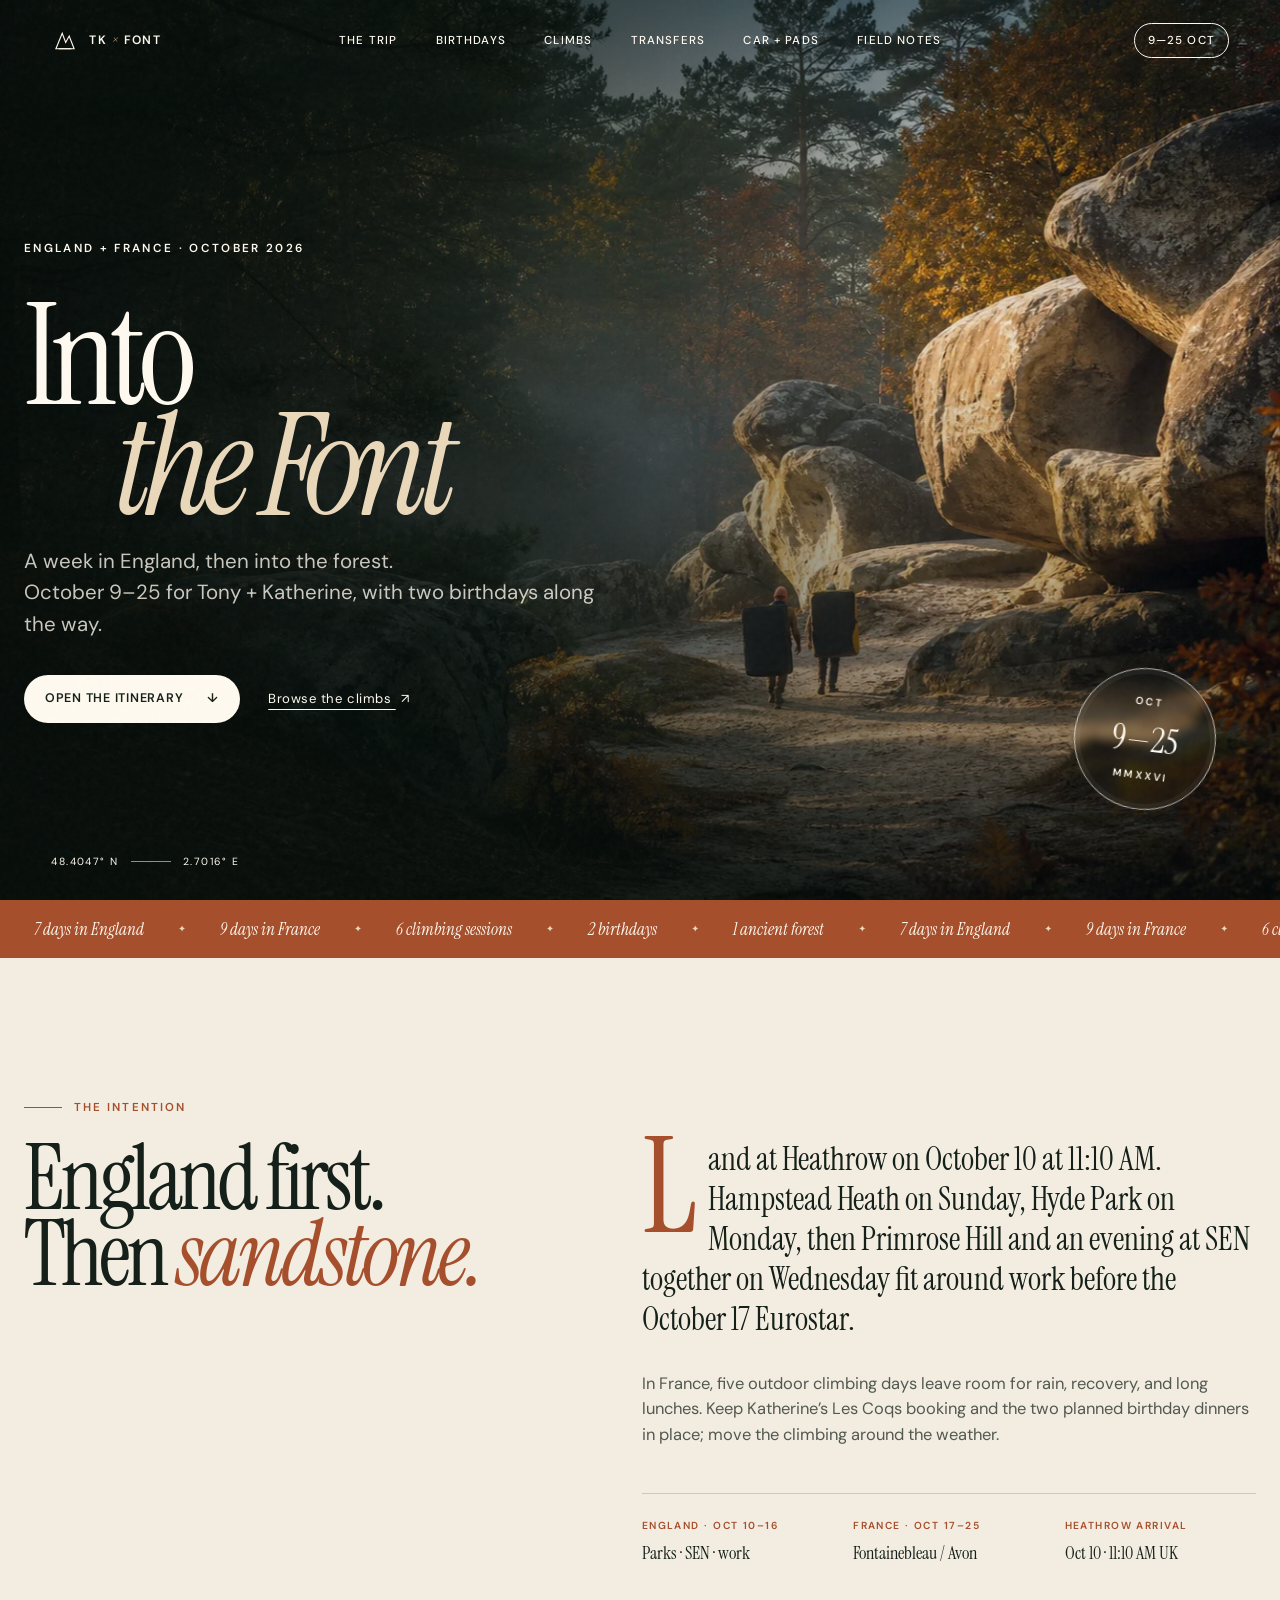
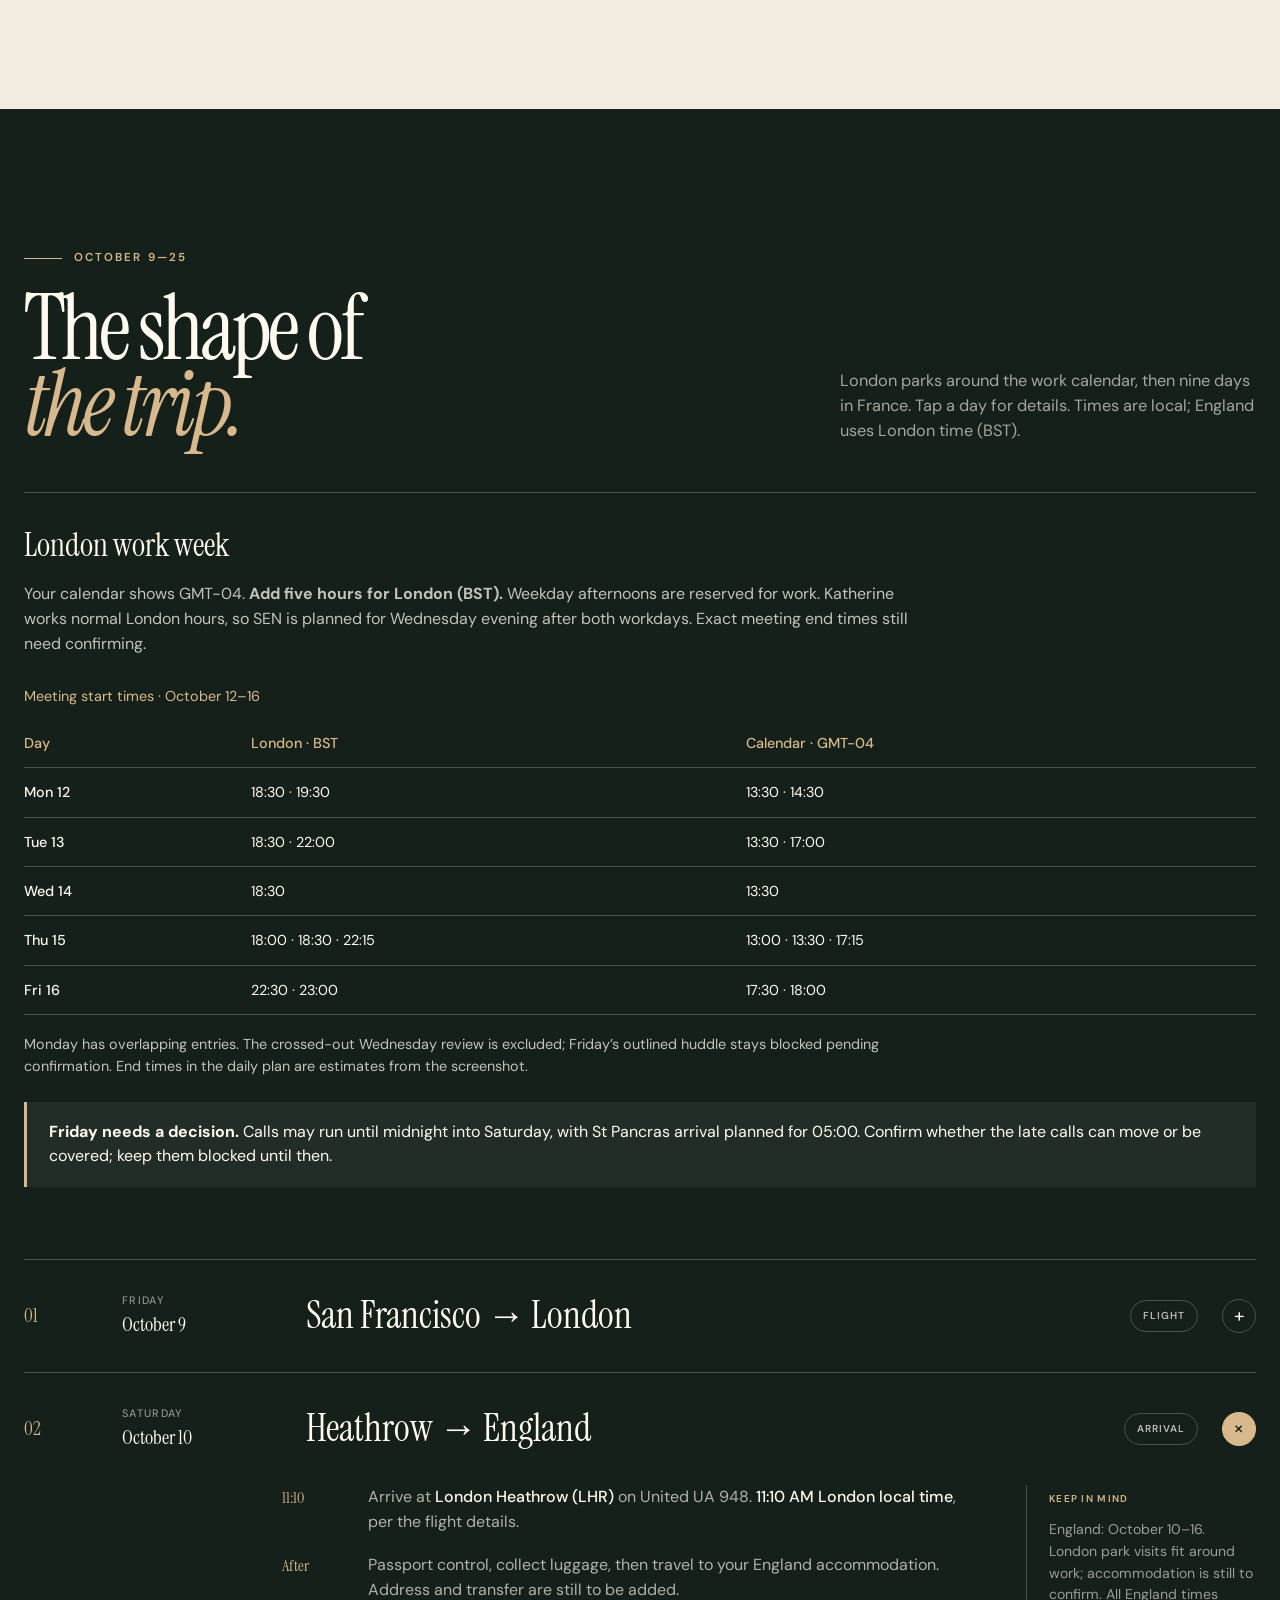
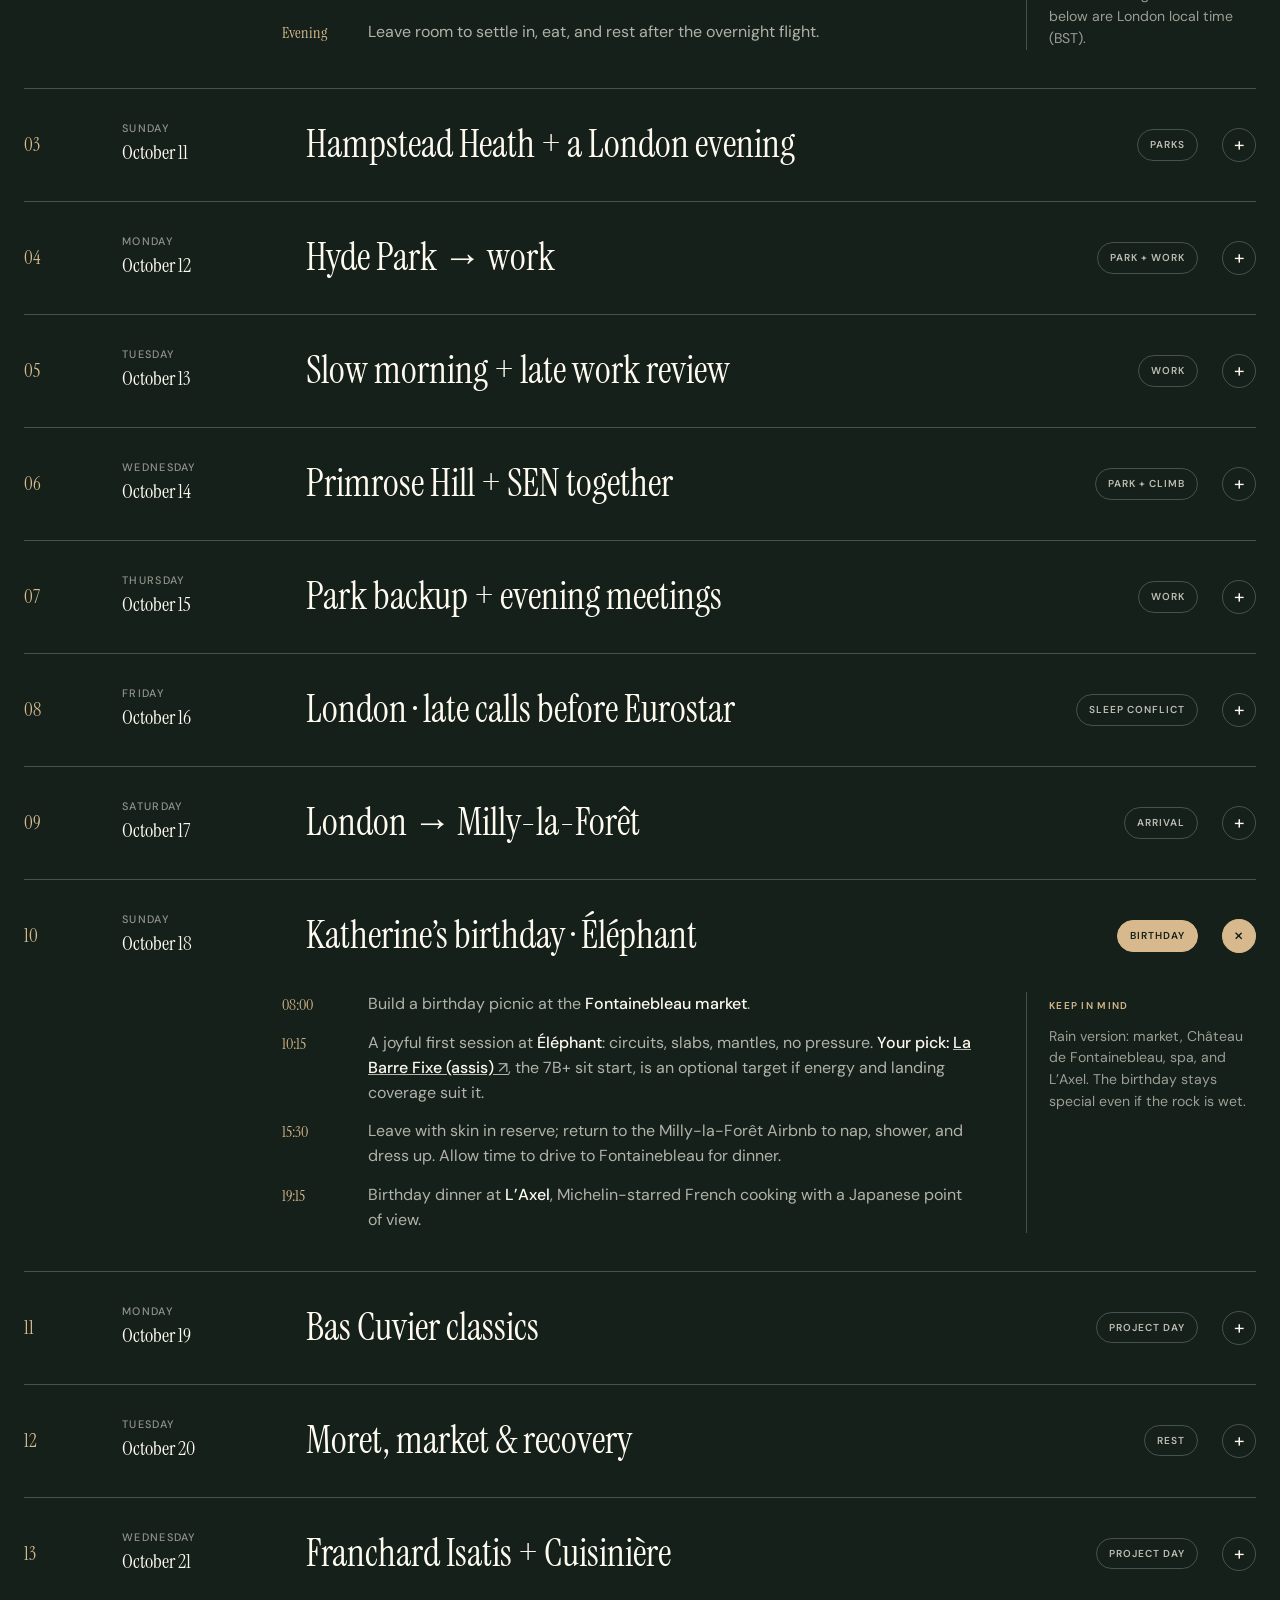
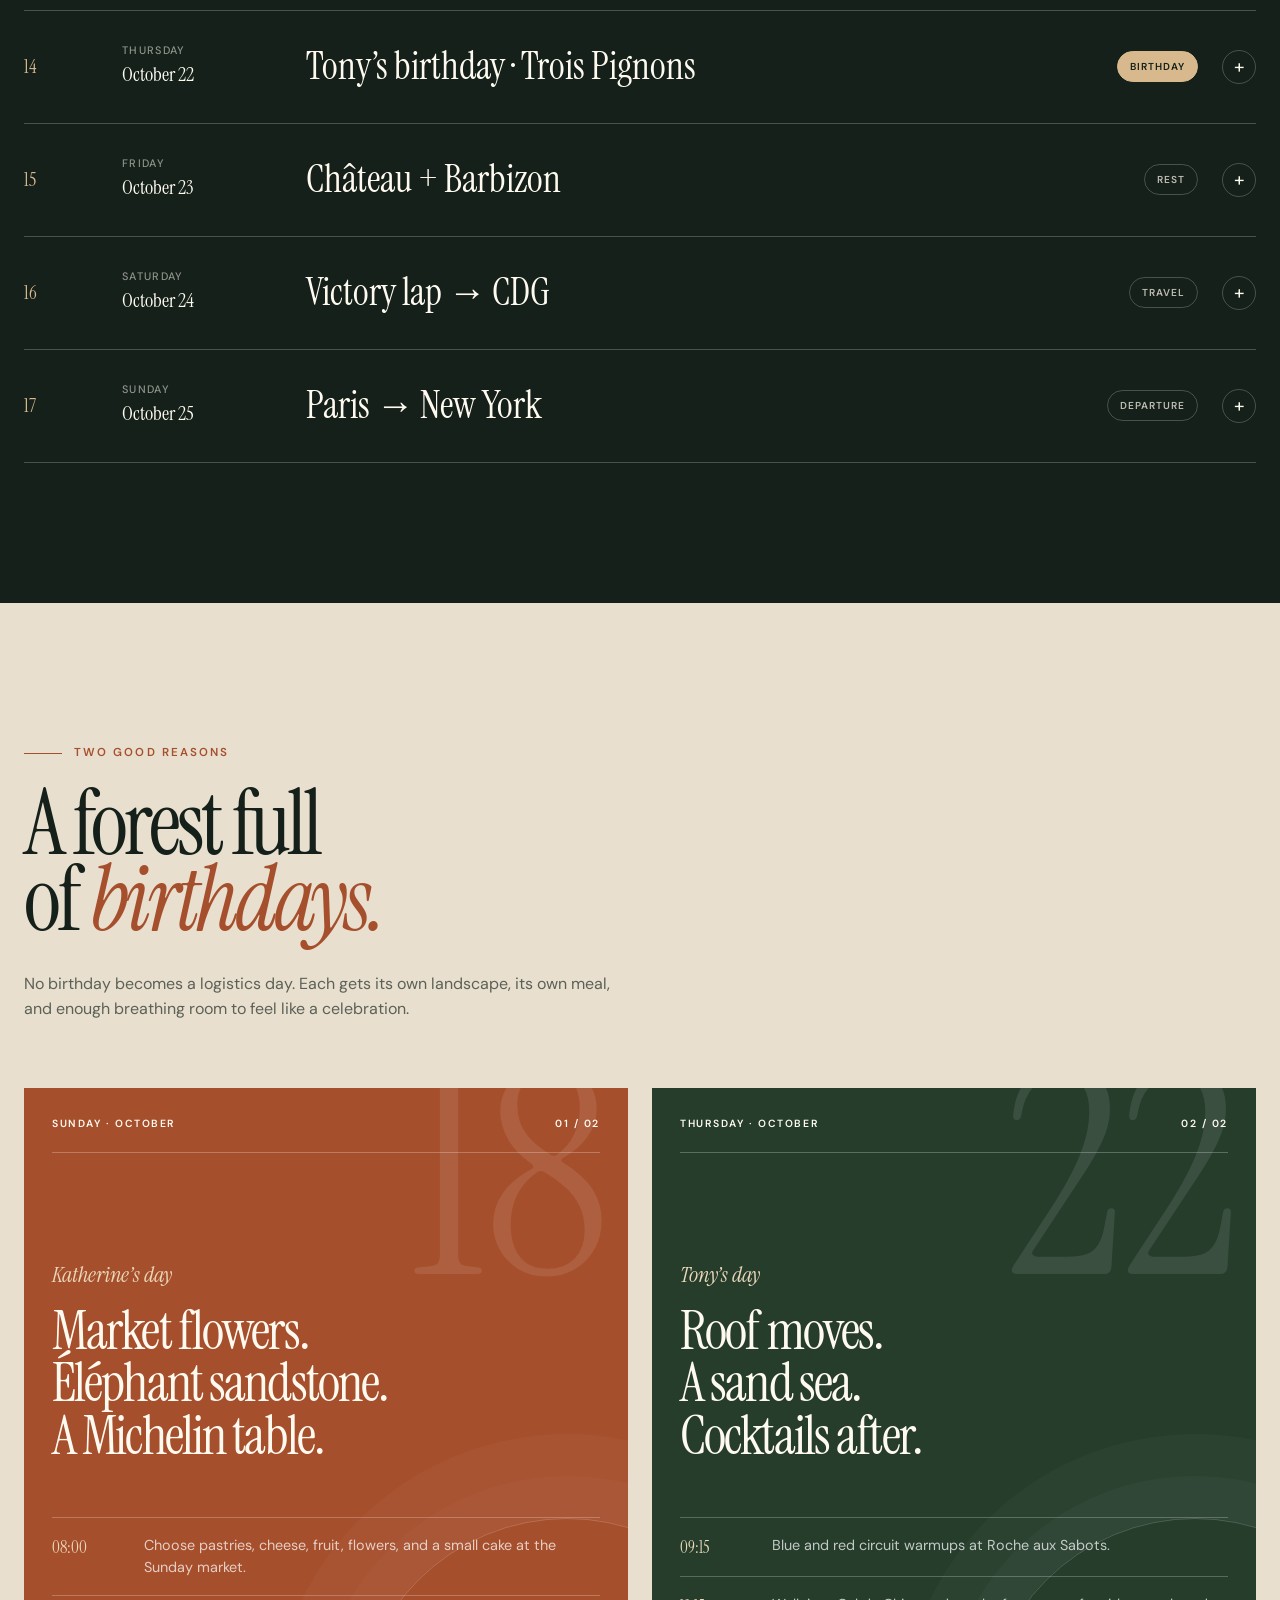
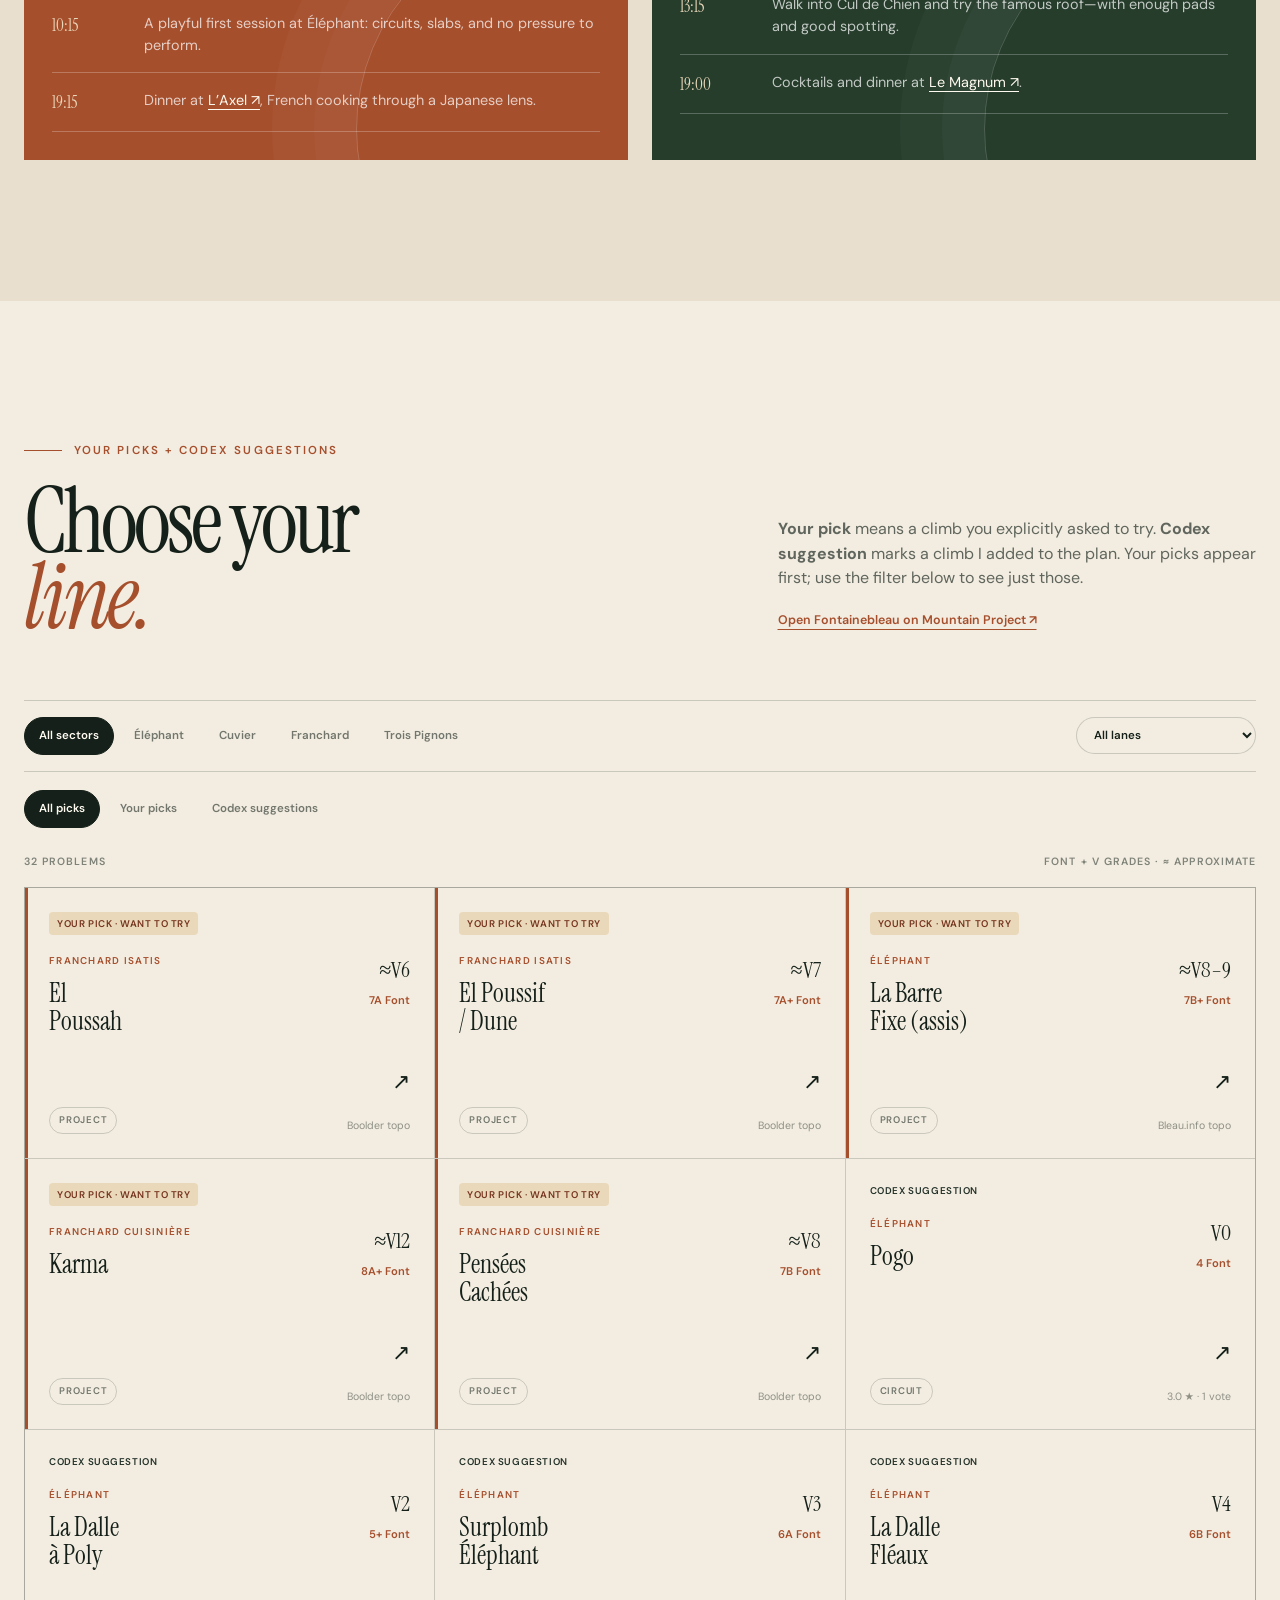
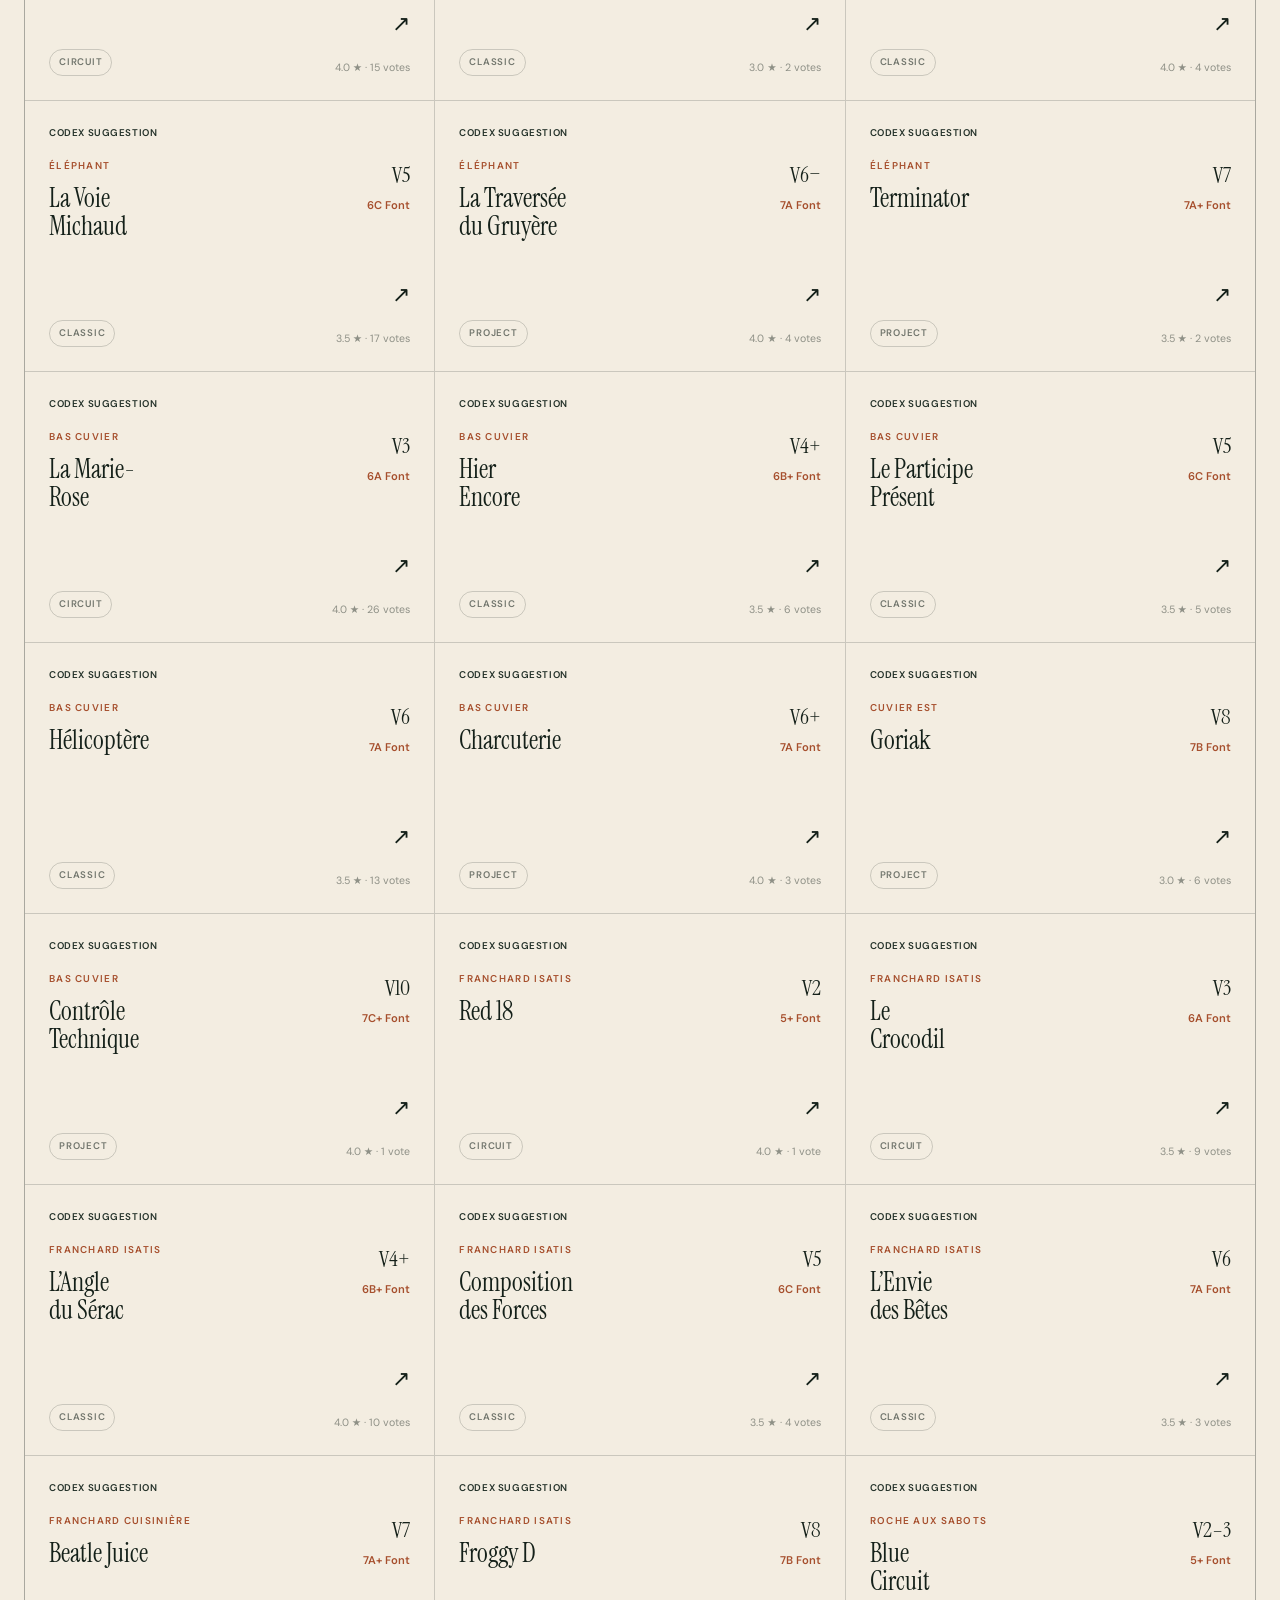
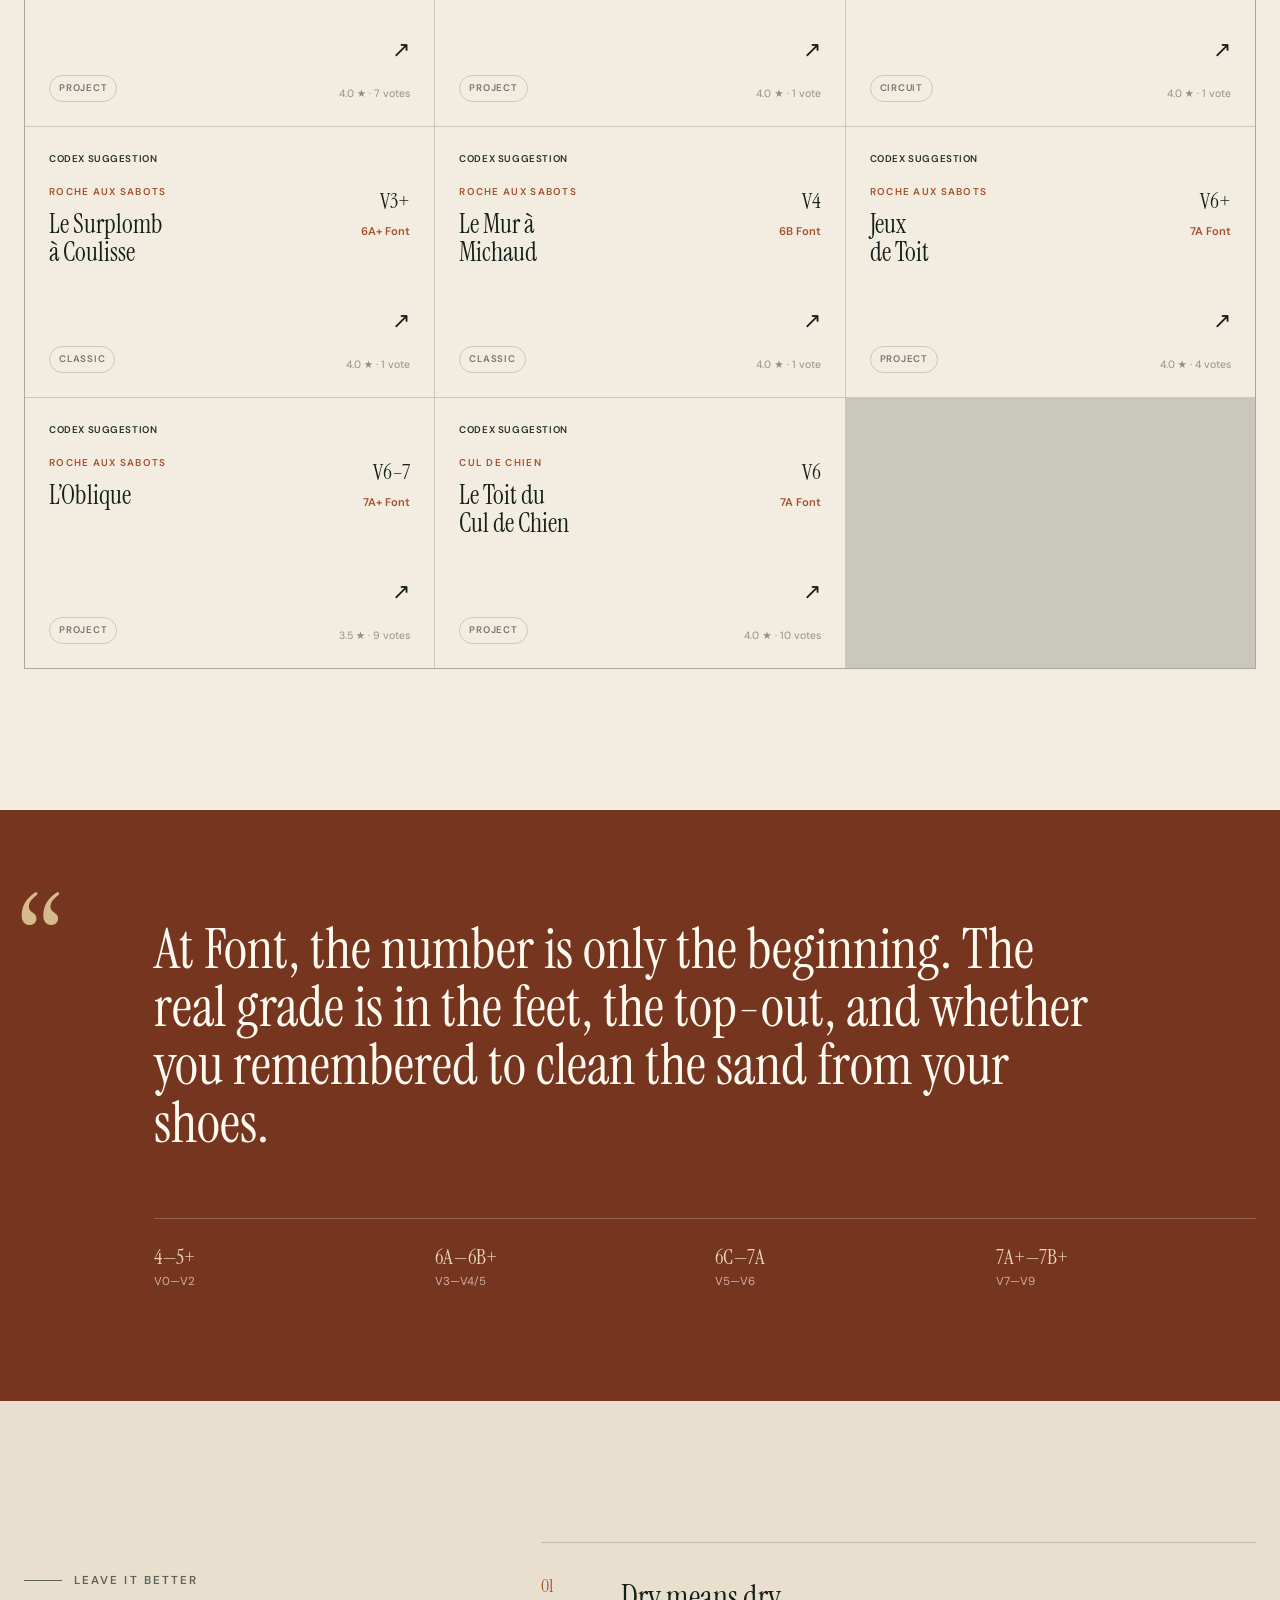
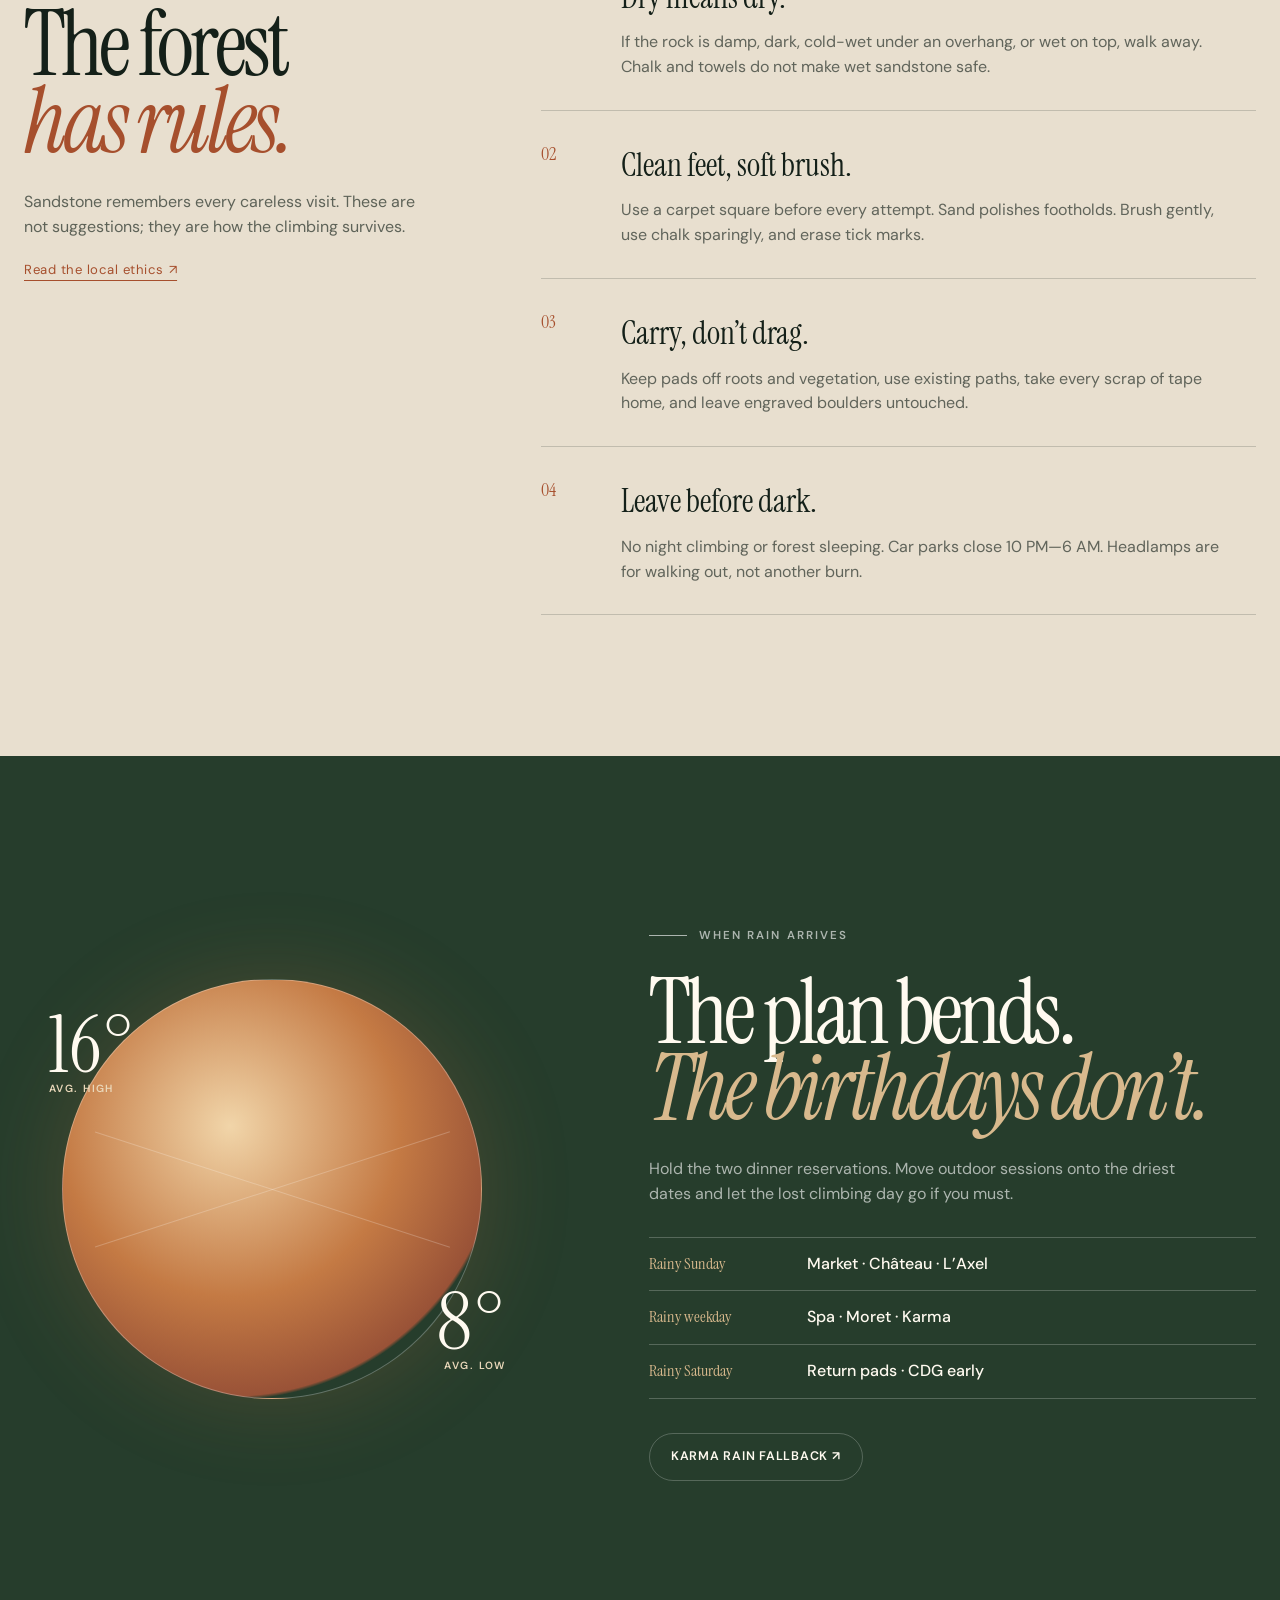
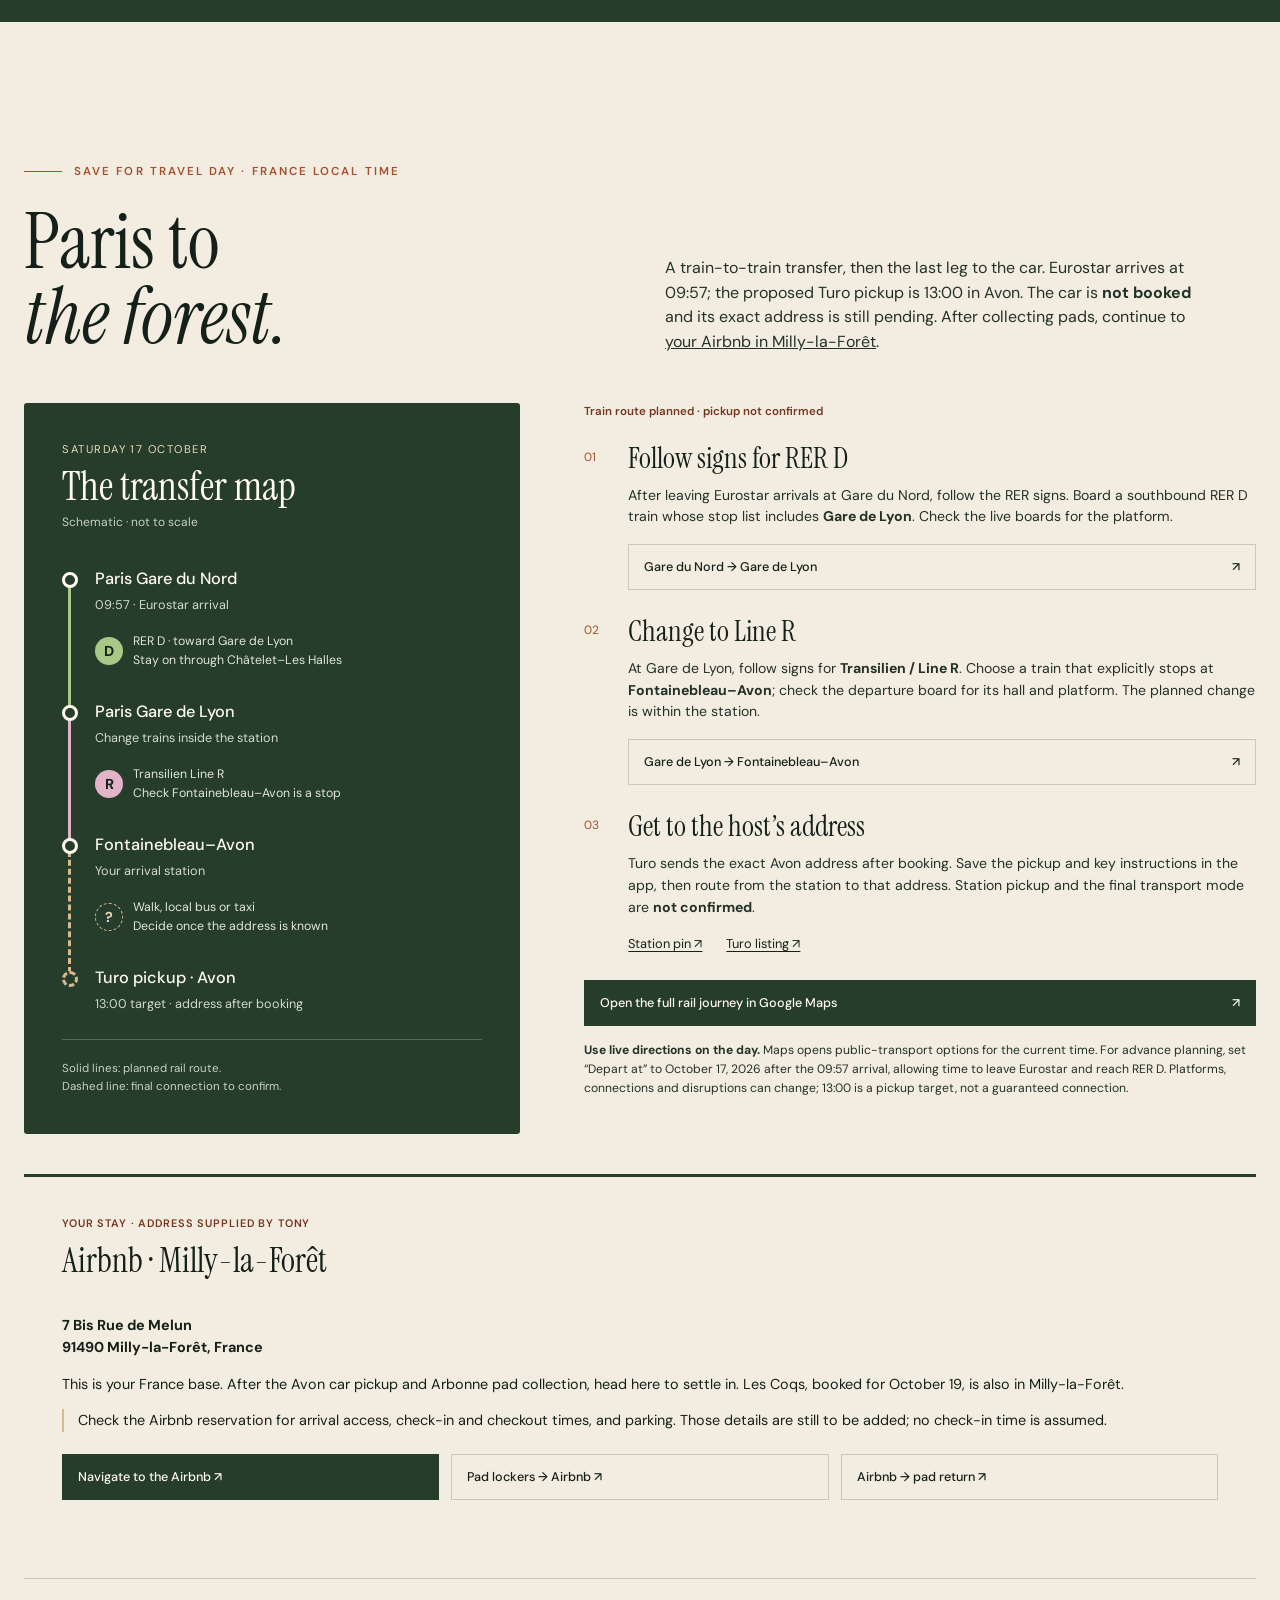
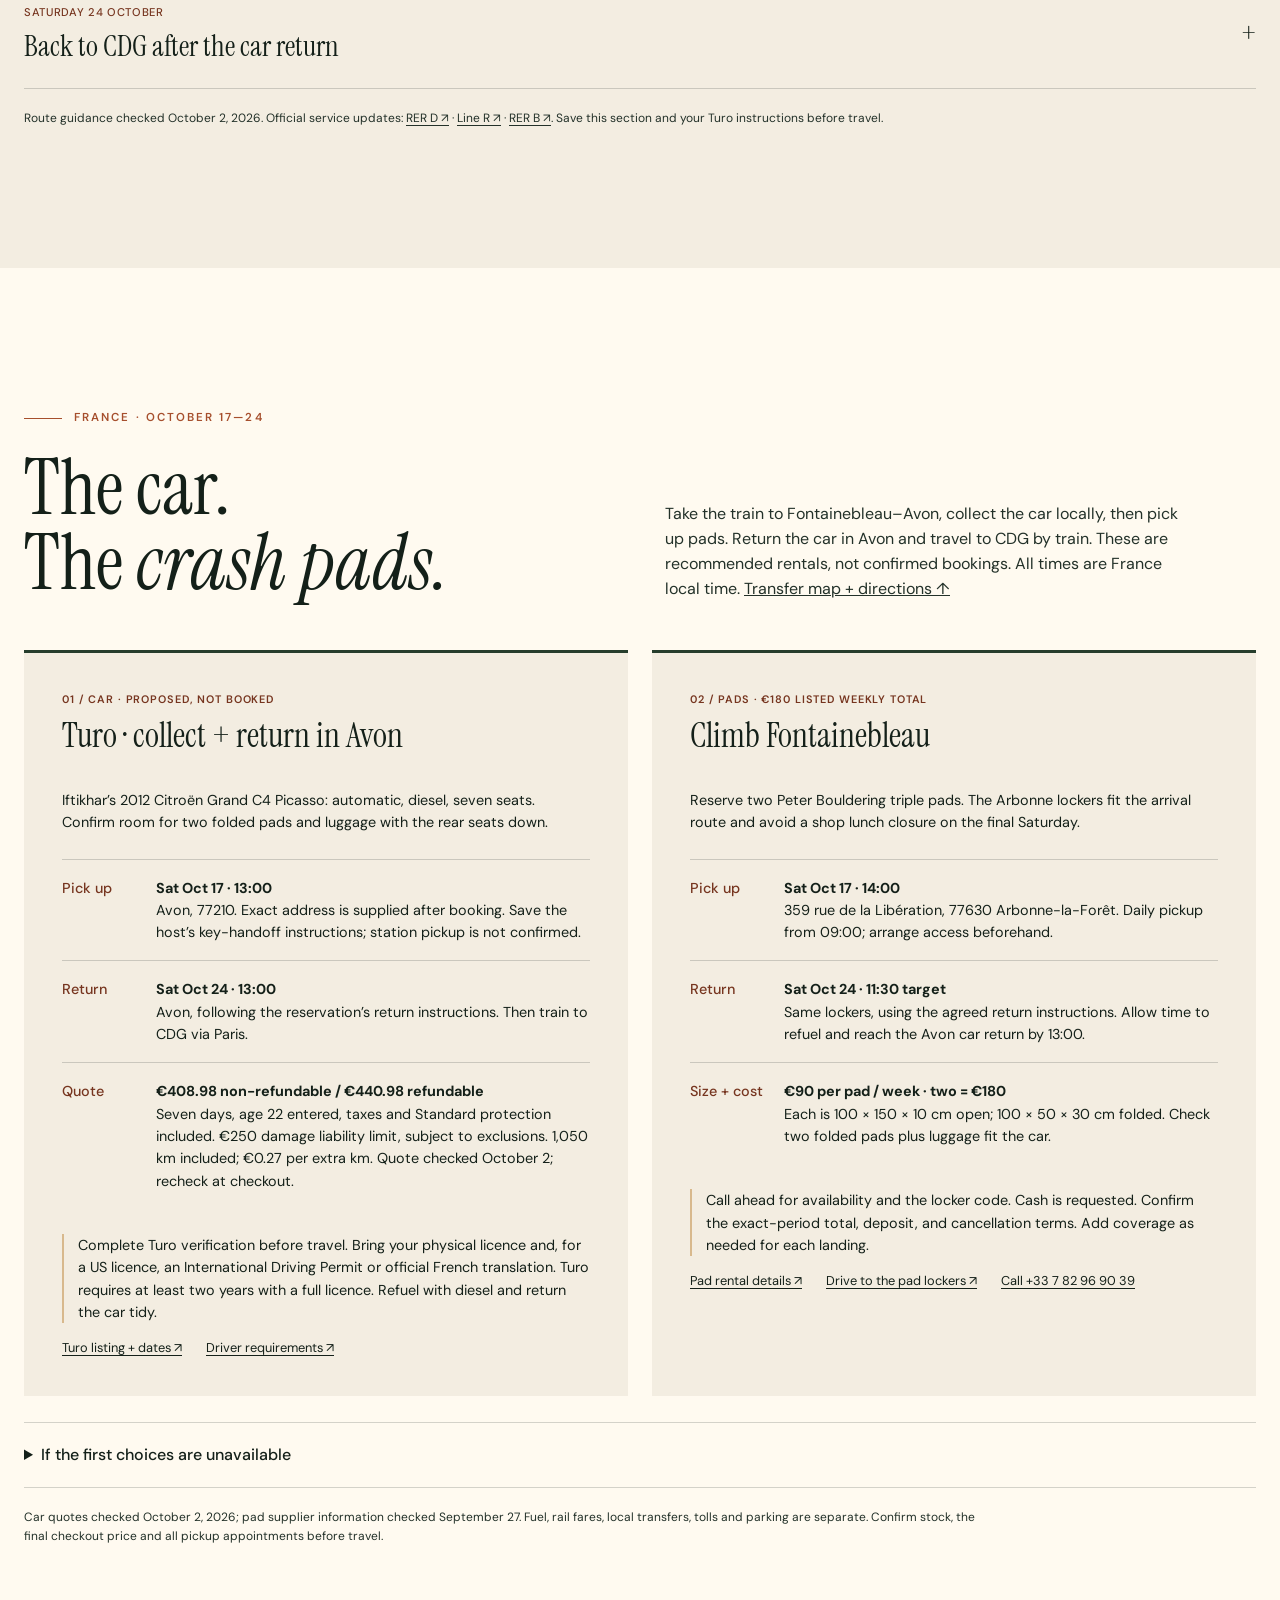
<file: font-trip/index.html>
<!doctype html>
<html lang="en">
<head>
  <meta charset="utf-8">
  <meta name="viewport" content="width=device-width, initial-scale=1">
  <meta name="theme-color" content="#142019">
  <meta name="description" content="Tony and Katherine's October 9–25, 2026 trip: an overnight flight to Heathrow, a week in England, then Fontainebleau climbing and two birthdays in France.">
  <title>Tony + Katherine · England + The Font · October 2026</title>
  <link rel="icon" href="favicon.svg" type="image/svg+xml">
  <link rel="preconnect" href="https://fonts.googleapis.com">
  <link rel="preconnect" href="https://fonts.gstatic.com" crossorigin>
  <link href="https://fonts.googleapis.com/css2?family=DM+Sans:wght@400;500;600&amp;family=Instrument+Serif:ital@0;1&amp;display=swap" rel="stylesheet">
  <link rel="preload" as="image" href="assets/fontainebleau-hero.webp" type="image/webp">
  <link rel="stylesheet" href="styles.css?v=20261002-stay">
</head>
<body>
  <div class="grain" aria-hidden="true"></div>
  <div class="scroll-progress" aria-hidden="true"><span id="scrollProgress"></span></div>

  <header class="site-header" id="siteHeader">
    <a class="wordmark" href="#top" aria-label="Back to top">
      <svg viewBox="0 0 40 40" aria-hidden="true"><path d="M7 31 16 9l5 13 5-9 7 18H7Z"/><path d="M11 31h18"/></svg>
      <span>TK <i>×</i> FONT</span>
    </a>
    <nav aria-label="Primary navigation">
      <a href="#journey">The trip</a>
      <a href="#birthdays">Birthdays</a>
      <a href="#climbs">Climbs</a>
      <a href="#transfers">Transfers</a>
      <a href="#rentals">Car + pads</a>
      <a href="#field-notes">Field notes</a>
    </nav>
    <a class="header-date" href="#bookings">9—25 OCT</a>
    <button class="menu-button" id="menuButton" type="button" aria-expanded="false" aria-controls="mobileMenu" aria-label="Open menu">
      <span></span><span></span>
    </button>
    <div class="mobile-menu" id="mobileMenu" hidden>
      <a href="#journey">The trip</a>
      <a href="#birthdays">Birthdays</a>
      <a href="#climbs">Climbs</a>
      <a href="#transfers">Transfers</a>
      <a href="#rentals">Car + pads</a>
      <a href="#field-notes">Field notes</a>
      <a href="#bookings">Before we go</a>
    </div>
  </header>

  <main id="top">
    <section class="hero" aria-labelledby="heroTitle">
      <img class="hero-image" src="assets/fontainebleau-hero.webp" alt="Two climbers carrying crash pads toward sunlit sandstone boulders in an autumn forest">
      <div class="hero-shade" aria-hidden="true"></div>
      <div class="hero-copy">
        <p class="overline">England + France · October 2026</p>
        <h1 id="heroTitle">Into <em>the Font</em></h1>
        <p class="hero-deck">A week in England, then into the forest.<br>October 9–25 for Tony + Katherine, with two birthdays along the way.</p>
        <div class="hero-actions">
          <a class="button button-light" href="#journey">Open the itinerary <span>↓</span></a>
          <a class="text-link" href="#climbs">Browse the climbs <span>↗</span></a>
        </div>
      </div>
      <div class="hero-stamp" aria-label="October 9 to 25, 2026">
        <span>OCT</span>
        <strong>9—25</strong>
        <small>MMXXVI</small>
      </div>
      <div class="hero-caption">
        <span>48.4047° N</span>
        <span class="caption-rule"></span>
        <span>2.7016° E</span>
      </div>
    </section>

    <section class="ticker" aria-label="Trip summary">
      <div class="ticker-track">
        <span>7 days in England</span><b>✦</b><span>9 days in France</span><b>✦</b><span>6 climbing sessions</span><b>✦</b><span>2 birthdays</span><b>✦</b><span>1 ancient forest</span><b>✦</b>
        <span aria-hidden="true">7 days in England</span><b aria-hidden="true">✦</b><span aria-hidden="true">9 days in France</span><b aria-hidden="true">✦</b><span aria-hidden="true">6 climbing sessions</span><b aria-hidden="true">✦</b><span aria-hidden="true">2 birthdays</span><b aria-hidden="true">✦</b><span aria-hidden="true">1 ancient forest</span><b aria-hidden="true">✦</b>
      </div>
    </section>

    <section class="manifesto section-pad reveal" aria-labelledby="manifestoTitle">
      <div class="section-shell intro-grid">
        <div>
          <p class="eyebrow">The intention</p>
          <h2 id="manifestoTitle">England first.<br>Then <em>sandstone.</em></h2>
        </div>
        <div class="intro-copy">
          <p class="dropcap">Land at Heathrow on October 10 at 11:10 AM. Hampstead Heath on Sunday, Hyde Park on Monday, then Primrose Hill and an evening at SEN together on Wednesday fit around work before the October 17 Eurostar.</p>
          <p>In France, five outdoor climbing days leave room for rain, recovery, and long lunches. Keep Katherine’s Les Coqs booking and the two planned birthday dinners in place; move the climbing around the weather.</p>
          <div class="intro-facts">
            <div><small>England · Oct 10–16</small><strong>Parks · SEN · work</strong></div>
            <div><small>France · Oct 17–25</small><strong>Fontainebleau / Avon</strong></div>
            <div><small>Heathrow arrival</small><strong>Oct 10 · 11:10 AM UK</strong></div>
          </div>
        </div>
      </div>
    </section>

    <section class="journey section-pad" id="journey" aria-labelledby="journeyTitle">
      <div class="section-shell">
        <div class="section-heading reveal">
          <div>
            <p class="eyebrow eyebrow-light">October 9—25</p>
            <h2 id="journeyTitle">The shape of<br><em>the trip.</em></h2>
          </div>
          <p>London parks around the work calendar, then nine days in France. Tap a day for details. Times are local; England uses London time (BST).</p>
        </div>
        <section class="work-overview reveal" aria-labelledby="workTitle">
          <div>
            <h3 id="workTitle">London work week</h3>
            <p>Your calendar shows GMT−04. <strong>Add five hours for London (BST).</strong> Weekday afternoons are reserved for work. Katherine works normal London hours, so SEN is planned for Wednesday evening after both workdays. Exact meeting end times still need confirming.</p>
          </div>
          <div class="work-table-wrap">
            <table class="work-table">
              <caption>Meeting start times · October 12–16</caption>
              <thead><tr><th scope="col">Day</th><th scope="col">London · BST</th><th scope="col">Calendar · GMT−04</th></tr></thead>
              <tbody>
                <tr><th scope="row">Mon 12</th><td>18:30 · 19:30</td><td>13:30 · 14:30</td></tr>
                <tr><th scope="row">Tue 13</th><td>18:30 · 22:00</td><td>13:30 · 17:00</td></tr>
                <tr><th scope="row">Wed 14</th><td>18:30</td><td>13:30</td></tr>
                <tr><th scope="row">Thu 15</th><td>18:00 · 18:30 · 22:15</td><td>13:00 · 13:30 · 17:15</td></tr>
                <tr><th scope="row">Fri 16</th><td>22:30 · 23:00</td><td>17:30 · 18:00</td></tr>
              </tbody>
            </table>
          </div>
          <p class="work-caveat">Monday has overlapping entries. The crossed-out Wednesday review is excluded; Friday’s outlined huddle stays blocked pending confirmation. End times in the daily plan are estimates from the screenshot.</p>
          <p class="work-conflict"><strong>Friday needs a decision.</strong> Calls may run until midnight into Saturday, with St Pancras arrival planned for 05:00. Confirm whether the late calls can move or be covered; keep them blocked until then.</p>
        </section>
        <div class="timeline" id="timeline"></div>
      </div>
    </section>

    <section class="birthdays section-pad" id="birthdays" aria-labelledby="birthdayTitle">
      <div class="section-shell">
        <div class="birthday-heading reveal">
          <p class="eyebrow">Two good reasons</p>
          <h2 id="birthdayTitle">A forest full<br>of <em>birthdays.</em></h2>
          <p>No birthday becomes a logistics day. Each gets its own landscape, its own meal, and enough breathing room to feel like a celebration.</p>
        </div>
        <div class="birthday-grid">
          <article class="birthday-card birthday-k reveal">
            <div class="birthday-number">18</div>
            <div class="birthday-topline"><span>Sunday · October</span><span>01 / 02</span></div>
            <div class="birthday-content">
              <p class="handwritten">Katherine’s day</p>
              <h3>Market flowers.<br>Éléphant sandstone.<br>A Michelin table.</h3>
              <ol>
                <li><time>08:00</time><span>Choose pastries, cheese, fruit, flowers, and a small cake at the Sunday market.</span></li>
                <li><time>10:15</time><span>A playful first session at Éléphant: circuits, slabs, and no pressure to perform.</span></li>
                <li><time>19:15</time><span>Dinner at <a href="https://guide.michelin.com/us/en/ile-de-france/fontainebleau/restaurant/l-axel" target="_blank" rel="noreferrer">L’Axel ↗</a>, French cooking through a Japanese lens.</span></li>
              </ol>
            </div>
          </article>
          <article class="birthday-card birthday-t reveal delay-1">
            <div class="birthday-number">22</div>
            <div class="birthday-topline"><span>Thursday · October</span><span>02 / 02</span></div>
            <div class="birthday-content">
              <p class="handwritten">Tony’s day</p>
              <h3>Roof moves.<br>A sand sea.<br>Cocktails after.</h3>
              <ol>
                <li><time>09:15</time><span>Blue and red circuit warmups at Roche aux Sabots.</span></li>
                <li><time>13:15</time><span>Walk into Cul de Chien and try the famous roof—with enough pads and good spotting.</span></li>
                <li><time>19:00</time><span>Cocktails and dinner at <a href="https://www.lemagnum-fontainebleau.fr/en/" target="_blank" rel="noreferrer">Le Magnum ↗</a>.</span></li>
              </ol>
            </div>
          </article>
        </div>
      </div>
    </section>

    <section class="climbs section-pad" id="climbs" aria-labelledby="climbsTitle">
      <div class="section-shell">
        <div class="climb-heading reveal">
          <div>
            <p class="eyebrow">Your picks + Codex suggestions</p>
            <h2 id="climbsTitle">Choose your<br><em>line.</em></h2>
          </div>
          <div class="climb-heading-copy">
            <p><strong>Your pick</strong> means a climb you explicitly asked to try. <strong>Codex suggestion</strong> marks a climb I added to the plan. Your picks appear first; use the filter below to see just those.</p>
            <a href="https://www.mountainproject.com/area/106008886/fontainebleau" target="_blank" rel="noreferrer">Open Fontainebleau on Mountain Project ↗</a>
          </div>
        </div>

        <div class="filter-row reveal" aria-label="Filter climbs">
          <div class="filters" id="areaFilters" role="group" aria-label="Filter by climbing area">
            <button class="filter active" type="button" data-area="all" aria-pressed="true">All sectors</button>
            <button class="filter" type="button" data-area="elephant" aria-pressed="false">Éléphant</button>
            <button class="filter" type="button" data-area="cuvier" aria-pressed="false">Cuvier</button>
            <button class="filter" type="button" data-area="franchard" aria-pressed="false">Franchard</button>
            <button class="filter" type="button" data-area="sabots" aria-pressed="false">Trois Pignons</button>
          </div>
          <label class="lane-select">
            <span class="sr-only">Filter by difficulty lane</span>
            <select id="laneFilter">
              <option value="all">All lanes</option>
              <option value="circuit">Circuit · V0–V3</option>
              <option value="classic">Classics · V3–V6</option>
              <option value="project">Projects · V6+</option>
            </select>
          </label>
        </div>
        <div class="origin-filters reveal" id="originFilters" role="group" aria-label="Filter by who chose the climb">
          <button class="filter active" type="button" data-origin="all" aria-pressed="true">All picks</button>
          <button class="filter" type="button" data-origin="user" aria-pressed="false">Your picks</button>
          <button class="filter" type="button" data-origin="codex" aria-pressed="false">Codex suggestions</button>
        </div>
        <div class="route-meta reveal"><span id="routeCount">0 problems</span><span>Font + V grades · ≈ approximate</span></div>
        <div class="route-grid" id="routeGrid" aria-live="polite"></div>
      </div>
    </section>

    <section class="grade-note" aria-label="Font grade reminder">
      <div class="section-shell grade-note-inner reveal">
        <p class="oversized-quote">“</p>
        <blockquote>At Font, the number is only the beginning. The real grade is in the feet, the top-out, and whether you remembered to clean the sand from your shoes.</blockquote>
        <div class="grade-key">
          <span><b>4—5+</b> V0—V2</span>
          <span><b>6A—6B+</b> V3—V4/5</span>
          <span><b>6C—7A</b> V5—V6</span>
          <span><b>7A+—7B+</b> V7—V9</span>
        </div>
      </div>
    </section>

    <section class="field-notes section-pad" id="field-notes" aria-labelledby="fieldTitle">
      <div class="section-shell">
        <div class="field-layout">
          <div class="field-title reveal">
            <p class="eyebrow">Leave it better</p>
            <h2 id="fieldTitle">The forest<br><em>has rules.</em></h2>
            <p>Sandstone remembers every careless visit. These are not suggestions; they are how the climbing survives.</p>
            <a class="ink-link" href="https://bleau.info/ethique?locale=en" target="_blank" rel="noreferrer">Read the local ethics ↗</a>
          </div>
          <div class="rule-list">
            <article class="rule reveal">
              <span>01</span><div><h3>Dry means dry.</h3><p>If the rock is damp, dark, cold-wet under an overhang, or wet on top, walk away. Chalk and towels do not make wet sandstone safe.</p></div>
            </article>
            <article class="rule reveal delay-1">
              <span>02</span><div><h3>Clean feet, soft brush.</h3><p>Use a carpet square before every attempt. Sand polishes footholds. Brush gently, use chalk sparingly, and erase tick marks.</p></div>
            </article>
            <article class="rule reveal delay-2">
              <span>03</span><div><h3>Carry, don’t drag.</h3><p>Keep pads off roots and vegetation, use existing paths, take every scrap of tape home, and leave engraved boulders untouched.</p></div>
            </article>
            <article class="rule reveal delay-3">
              <span>04</span><div><h3>Leave before dark.</h3><p>No night climbing or forest sleeping. Car parks close 10 PM—6 AM. Headlamps are for walking out, not another burn.</p></div>
            </article>
          </div>
        </div>
      </div>
    </section>

    <section class="weather section-pad" aria-labelledby="weatherTitle">
      <div class="section-shell weather-grid">
        <div class="weather-art reveal" aria-hidden="true">
          <div class="sun-disc"></div>
          <div class="weather-temp"><strong>16°</strong><span>avg. high</span></div>
          <div class="weather-low"><strong>8°</strong><span>avg. low</span></div>
        </div>
        <div class="weather-copy reveal delay-1">
          <p class="eyebrow eyebrow-light">When rain arrives</p>
          <h2 id="weatherTitle">The plan bends.<br><em>The birthdays don’t.</em></h2>
          <p>Hold the two dinner reservations. Move outdoor sessions onto the driest dates and let the lost climbing day go if you must.</p>
          <div class="swap-list">
            <div><span>Rainy Sunday</span><strong>Market · Château · L’Axel</strong></div>
            <div><span>Rainy weekday</span><strong>Spa · Moret · Karma</strong></div>
            <div><span>Rainy Saturday</span><strong>Return pads · CDG early</strong></div>
          </div>
          <a class="button button-outline" href="https://karma-escalade.fr/en/fontainebleau/the-gym" target="_blank" rel="noreferrer">Karma rain fallback ↗</a>
        </div>
      </div>
    </section>

    <section class="transfers section-pad" id="transfers" aria-labelledby="transferTitle">
      <div class="section-shell">
        <div class="rental-heading reveal">
          <div>
            <p class="eyebrow">Save for travel day · France local time</p>
            <h2 id="transferTitle">Paris to<br><em>the forest.</em></h2>
          </div>
          <p>A train-to-train transfer, then the last leg to the car. Eurostar arrives at 09:57; the proposed Turo pickup is 13:00 in Avon. The car is <strong>not booked</strong> and its exact address is still pending. After collecting pads, continue to <a href="#stay">your Airbnb in Milly-la-Forêt</a>.</p>
        </div>
        <div class="transfer-layout">
          <figure class="transfer-map reveal">
            <figcaption><span>Saturday 17 October</span><strong>The transfer map</strong><small>Schematic · not to scale</small></figcaption>
            <ol class="rail-map">
              <li class="rail-stop rail-d"><span class="rail-dot" aria-hidden="true"></span><h3>Paris Gare du Nord</h3><p>09:57 · Eurostar arrival</p><div class="rail-leg"><b>D</b><span>RER D · toward Gare de Lyon<br>Stay on through Châtelet–Les Halles</span></div></li>
              <li class="rail-stop rail-r"><span class="rail-dot" aria-hidden="true"></span><h3>Paris Gare de Lyon</h3><p>Change trains inside the station</p><div class="rail-leg"><b>R</b><span>Transilien Line R<br>Check Fontainebleau–Avon is a stop</span></div></li>
              <li class="rail-stop rail-pending"><span class="rail-dot" aria-hidden="true"></span><h3>Fontainebleau–Avon</h3><p>Your arrival station</p><div class="rail-leg"><b>?</b><span>Walk, local bus or taxi<br>Decide once the address is known</span></div></li>
              <li class="rail-stop"><span class="rail-dot rail-dot-pending" aria-hidden="true"></span><h3>Turo pickup · Avon</h3><p>13:00 target · address after booking</p></li>
            </ol>
            <p class="map-key">Solid lines: planned rail route.<br>Dashed line: final connection to confirm.</p>
          </figure>
          <div class="transfer-steps reveal delay-1">
            <p class="transfer-status">Train route planned · pickup not confirmed</p>
            <ol class="transfer-instructions">
              <li><span class="step-number">01</span><div><h3>Follow signs for RER D</h3><p>After leaving Eurostar arrivals at Gare du Nord, follow the RER signs. Board a southbound RER D train whose stop list includes <strong>Gare de Lyon</strong>. Check the live boards for the platform.</p><a class="map-link" href="https://www.google.com/maps/dir/?api=1&amp;origin=Gare+du+Nord,+Paris,+France&amp;destination=Gare+de+Lyon,+Paris,+France&amp;travelmode=transit" target="_blank" rel="noreferrer">Gare du Nord → Gare de Lyon <span>↗</span></a></div></li>
              <li><span class="step-number">02</span><div><h3>Change to Line R</h3><p>At Gare de Lyon, follow signs for <strong>Transilien / Line R</strong>. Choose a train that explicitly stops at <strong>Fontainebleau–Avon</strong>; check the departure board for its hall and platform. The planned change is within the station.</p><a class="map-link" href="https://www.google.com/maps/dir/?api=1&amp;origin=Gare+de+Lyon,+Paris,+France&amp;destination=Gare+de+Fontainebleau-Avon,+Avon,+France&amp;travelmode=transit" target="_blank" rel="noreferrer">Gare de Lyon → Fontainebleau–Avon <span>↗</span></a></div></li>
              <li><span class="step-number">03</span><div><h3>Get to the host’s address</h3><p>Turo sends the exact Avon address after booking. Save the pickup and key instructions in the app, then route from the station to that address. Station pickup and the final transport mode are <strong>not confirmed</strong>.</p><div class="rental-links"><a href="https://www.google.com/maps/search/?api=1&amp;query=Gare+de+Fontainebleau-Avon,+Avon,+France" target="_blank" rel="noreferrer">Station pin ↗</a><a href="https://turo.com/us/en/minivan-rental/france/avon-77/citroen/grand-c4-picasso/2255350?endDate=10%2F24%2F2026&amp;endTime=13%3A00&amp;startDate=10%2F17%2F2026&amp;startTime=13%3A00" target="_blank" rel="noreferrer">Turo listing ↗</a></div></div></li>
            </ol>
            <a class="map-link map-link-primary" href="https://www.google.com/maps/dir/?api=1&amp;origin=Gare+du+Nord,+Paris,+France&amp;destination=Gare+de+Fontainebleau-Avon,+Avon,+France&amp;travelmode=transit" target="_blank" rel="noreferrer">Open the full rail journey in Google Maps <span>↗</span></a>
            <p class="transfer-live-note"><strong>Use live directions on the day.</strong> Maps opens public-transport options for the current time. For advance planning, set “Depart at” to October 17, 2026 after the 09:57 arrival, allowing time to leave Eurostar and reach RER D. Platforms, connections and disruptions can change; 13:00 is a pickup target, not a guaranteed connection.</p>
          </div>
        </div>
        <article class="stay-card rental-card reveal" id="stay" aria-labelledby="stayTitle">
          <p class="rental-label">Your stay · Address supplied by Tony</p>
          <h3 id="stayTitle">Airbnb · Milly-la-Forêt</h3>
          <p><strong>7 Bis Rue de Melun<br>91490 Milly-la-Forêt, France</strong></p>
          <p>This is your France base. After the Avon car pickup and Arbonne pad collection, head here to settle in. Les Coqs, booked for October 19, is also in Milly-la-Forêt.</p>
          <p class="rental-note">Check the Airbnb reservation for arrival access, check-in and checkout times, and parking. Those details are still to be added; no check-in time is assumed.</p>
          <div class="return-links">
            <a class="map-link map-link-primary" href="https://www.google.com/maps/dir/?api=1&amp;destination=7+Bis+Rue+de+Melun,+91490+Milly-la-Foret,+France&amp;travelmode=driving" target="_blank" rel="noreferrer">Navigate to the Airbnb ↗</a>
            <a class="map-link" href="https://www.google.com/maps/dir/?api=1&amp;origin=359+rue+de+la+Liberation,+77630+Arbonne-la-Foret,+France&amp;destination=7+Bis+Rue+de+Melun,+91490+Milly-la-Foret,+France&amp;travelmode=driving" target="_blank" rel="noreferrer">Pad lockers → Airbnb ↗</a>
            <a class="map-link" href="https://www.google.com/maps/dir/?api=1&amp;origin=7+Bis+Rue+de+Melun,+91490+Milly-la-Foret,+France&amp;destination=359+rue+de+la+Liberation,+77630+Arbonne-la-Foret,+France&amp;travelmode=driving" target="_blank" rel="noreferrer">Airbnb → pad return ↗</a>
          </div>
        </article>
        <details class="return-transfer reveal" id="return-transfer">
          <summary><span><small>Saturday 24 October</small>Back to CDG after the car return</span><span class="return-toggle" aria-hidden="true">+</span></summary>
          <div class="return-content">
            <p>Arrange checkout from the <a href="#stay">Milly-la-Forêt Airbnb</a> before any morning climb unless late checkout is confirmed. Return pads around <strong>11:30</strong>, refuel and return the car in <strong>Avon by 13:00</strong>, then reach Fontainebleau–Avon station. Keep any morning climb short. Pad and car appointments are planning targets until booked.</p>
            <ol class="return-map" aria-label="Planned rail route to CDG">
              <li><strong>Fontainebleau–Avon</strong><span>Line R → Paris</span></li><li><strong>Gare de Lyon</strong><span>RER D → Gare du Nord</span></li><li><strong>Gare du Nord</strong><span>RER B → Aéroport Charles de Gaulle</span></li><li><strong>CDG</strong><span>Then your terminal / airport hotel</span></li>
            </ol>
            <p>On RER B, board the <strong>Aéroport Charles de Gaulle</strong> branch and choose the airport station for your terminal or hotel. The return flight’s airport, terminal and hotel still need confirmation; these directions assume CDG.</p>
            <div class="return-links">
              <a class="map-link" href="https://www.google.com/maps/dir/?api=1&amp;origin=Gare+de+Fontainebleau-Avon,+Avon,+France&amp;destination=Gare+de+Lyon,+Paris,+France&amp;travelmode=transit" target="_blank" rel="noreferrer">1. Avon → Gare de Lyon ↗</a>
              <a class="map-link" href="https://www.google.com/maps/dir/?api=1&amp;origin=Gare+de+Lyon,+Paris,+France&amp;destination=Gare+du+Nord,+Paris,+France&amp;travelmode=transit" target="_blank" rel="noreferrer">2. Gare de Lyon → Gare du Nord ↗</a>
              <a class="map-link" href="https://www.google.com/maps/dir/?api=1&amp;origin=Gare+du+Nord,+Paris,+France&amp;destination=Paris+Charles+de+Gaulle+Airport,+Roissy-en-France,+France&amp;travelmode=transit" target="_blank" rel="noreferrer">3. Gare du Nord → CDG ↗</a>
            </div>
            <a class="map-link map-link-primary" href="https://www.google.com/maps/dir/?api=1&amp;origin=Gare+de+Fontainebleau-Avon,+Avon,+France&amp;destination=Paris+Charles+de+Gaulle+Airport,+Roissy-en-France,+France&amp;travelmode=transit" target="_blank" rel="noreferrer">Full return journey in Google Maps <span>↗</span></a>
            <p class="transfer-live-note">For advance planning, set October 24 and a departure time after the car handoff and transfer to the station. Recheck the live route before leaving.</p>
          </div>
        </details>
        <p class="rental-sources">Route guidance checked October 2, 2026. Official service updates: <a href="https://www.transilien.com/fr/page-lignes/ligne-d" target="_blank" rel="noreferrer">RER D ↗</a> · <a href="https://www.transilien.com/fr/page-lignes/ligne-r" target="_blank" rel="noreferrer">Line R ↗</a> · <a href="https://www.transilien.com/fr/page-lignes/ligne-b" target="_blank" rel="noreferrer">RER B ↗</a>. Save this section and your Turo instructions before travel.</p>
      </div>
    </section>

    <section class="rentals section-pad" id="rentals" aria-labelledby="rentalTitle">
      <div class="section-shell">
        <div class="rental-heading reveal">
          <div>
            <p class="eyebrow">France · October 17—24</p>
            <h2 id="rentalTitle">The car.<br>The <em>crash pads.</em></h2>
          </div>
          <p>Take the train to Fontainebleau–Avon, collect the car locally, then pick up pads. Return the car in Avon and travel to CDG by train. These are recommended rentals, not confirmed bookings. All times are France local time. <a href="#transfers">Transfer map + directions ↑</a></p>
        </div>
        <div class="rental-grid">
          <article class="rental-card reveal">
            <p class="rental-label">01 / Car · proposed, not booked</p>
            <h3>Turo · collect + return in Avon</h3>
            <p>Iftikhar’s 2012 Citroën Grand C4 Picasso: automatic, diesel, seven seats. Confirm room for two folded pads and luggage with the rear seats down.</p>
            <dl class="rental-facts">
              <div><dt>Pick up</dt><dd><strong>Sat Oct 17 · 13:00</strong><br>Avon, 77210. Exact address is supplied after booking. Save the host’s key-handoff instructions; station pickup is not confirmed.</dd></div>
              <div><dt>Return</dt><dd><strong>Sat Oct 24 · 13:00</strong><br>Avon, following the reservation’s return instructions. Then train to CDG via Paris.</dd></div>
              <div><dt>Quote</dt><dd><strong>€408.98 non-refundable / €440.98 refundable</strong><br>Seven days, age 22 entered, taxes and Standard protection included. €250 damage liability limit, subject to exclusions. 1,050 km included; €0.27 per extra km. Quote checked October 2; recheck at checkout.</dd></div>
            </dl>
            <p class="rental-note">Complete Turo verification before travel. Bring your physical licence and, for a US licence, an International Driving Permit or official French translation. Turo requires at least two years with a full licence. Refuel with diesel and return the car tidy.</p>
            <div class="rental-links"><a href="https://turo.com/us/en/minivan-rental/france/avon-77/citroen/grand-c4-picasso/2255350?endDate=10%2F24%2F2026&amp;endTime=13%3A00&amp;startDate=10%2F17%2F2026&amp;startTime=13%3A00" target="_blank" rel="noreferrer">Turo listing + dates ↗</a><a href="https://help.turo.com/booking-a-car-france-SJgUrcDAp" target="_blank" rel="noreferrer">Driver requirements ↗</a></div>
          </article>
          <article class="rental-card reveal delay-1">
            <p class="rental-label">02 / Pads · €180 listed weekly total</p>
            <h3>Climb Fontainebleau</h3>
            <p>Reserve two Peter Bouldering triple pads. The Arbonne lockers fit the arrival route and avoid a shop lunch closure on the final Saturday.</p>
            <dl class="rental-facts">
              <div><dt>Pick up</dt><dd><strong>Sat Oct 17 · 14:00</strong><br>359 rue de la Libération, 77630 Arbonne-la-Forêt. Daily pickup from 09:00; arrange access beforehand.</dd></div>
              <div><dt>Return</dt><dd><strong>Sat Oct 24 · 11:30 target</strong><br>Same lockers, using the agreed return instructions. Allow time to refuel and reach the Avon car return by 13:00.</dd></div>
              <div><dt>Size + cost</dt><dd><strong>€90 per pad / week · two = €180</strong><br>Each is 100 × 150 × 10 cm open; 100 × 50 × 30 cm folded. Check two folded pads plus luggage fit the car.</dd></div>
            </dl>
            <p class="rental-note">Call ahead for availability and the locker code. Cash is requested. Confirm the exact-period total, deposit, and cancellation terms. Add coverage as needed for each landing.</p>
            <div class="rental-links"><a href="https://www.climb-fontainebleau.com/location-crash-pad" target="_blank" rel="noreferrer">Pad rental details ↗</a><a href="https://www.google.com/maps/dir/?api=1&amp;destination=359+rue+de+la+Liberation,+77630+Arbonne-la-Foret,+France&amp;travelmode=driving" target="_blank" rel="noreferrer">Drive to the pad lockers ↗</a><a href="tel:+33782969039">Call +33 7 82 96 90 39</a></div>
          </article>
        </div>
        <details class="rental-backups reveal">
          <summary>If the first choices are unavailable</summary>
          <p><strong>Car:</strong> <a href="https://turo.com/us/en/car-rental/france/avon-77/citroen/c5-x/2746582?endDate=10%2F24%2F2026&amp;endTime=13%3A00&amp;startDate=10%2F17%2F2026&amp;startTime=13%3A00" target="_blank" rel="noreferrer">2022 Citroën C5 X automatic in Avon ↗</a>: October 2 quote of €437.34 non-refundable / €474.30 refundable with age 22 and Standard protection. Confirm pad space. The earlier SIXT Gare du Nord → CDG option was €1,172.76 for eight days without damage/theft protection; it is no longer the proposed route.</p>
          <p><strong>Pads:</strong> <a href="https://fontainebleau-crashpads.com/" target="_blank" rel="noreferrer">Fontainebleau Crash-Pads ↗</a>, 179 rue Grande, lists I’BBZ Triple MaxX and Black Diamond Mondo at €90/week each. Plan pickup October 17 at 15:00 and return October 24 around 11:30, ahead of the 13:00 Avon car return. Its <a href="https://fontainebleau-crashpads.com/about/agencies/" target="_blank" rel="noreferrer">hours page ↗</a> varies between noon and 12:30 for lunch closure. Confirm the appointments, availability and exact-period total.</p>
        </details>
        <p class="rental-sources">Car quotes checked October 2, 2026; pad supplier information checked September 27. Fuel, rail fares, local transfers, tolls and parking are separate. Confirm stock, the final checkout price and all pickup appointments before travel.</p>
      </div>
    </section>

    <section class="bookings section-pad" id="bookings" aria-labelledby="bookingTitle">
      <div class="section-shell booking-layout">
        <div class="booking-heading reveal">
          <p class="eyebrow">Before we go</p>
          <h2 id="bookingTitle">Make it<br><em>real.</em></h2>
          <p>Tick these off as reservations land. Your progress is saved in this browser.</p>
          <div class="booking-progress" aria-label="Booking progress">
            <div><span id="bookingProgress"></span></div>
            <p><strong id="bookingDone">0</strong> of <span id="bookingTotal">0</span> ready</p>
          </div>
        </div>
        <div class="checklist reveal delay-1" id="bookingChecklist"></div>
      </div>
    </section>

    <section class="departure" aria-labelledby="departureTitle">
      <div class="departure-inner section-shell reveal">
        <p class="eyebrow eyebrow-light">Sunday · October 25</p>
        <h2 id="departureTitle">One last thing:<br><em>the clocks go back.</em></h2>
        <p>France ends daylight-saving time overnight. Phones should update automatically, but use the hotel wake-up call too. Your flight time is local, after the change.</p>
        <div class="departure-time"><span>03:00</span><b>→</b><span>02:00</span></div>
      </div>
    </section>
  </main>

  <footer>
    <div class="section-shell footer-grid">
      <div>
        <p class="footer-mark">TK <i>×</i> FONT</p>
        <p>Made for Tony + Katherine’s October pilgrimage.</p>
      </div>
      <div class="countdown" aria-label="Countdown to the trip">
        <small>Until Heathrow · Oct 10, 11:10 AM UK</small>
        <strong id="countdown">Calculating…</strong>
      </div>
      <div class="footer-links">
        <a href="../FRANCE_FONT_TRIP_PLAN.md">Full written plan ↗</a>
        <a href="#top">Back to top ↑</a>
      </div>
    </div>
  </footer>

  <script src="app.js?v=20261002-stay"></script>
</body>
</html>
</file>
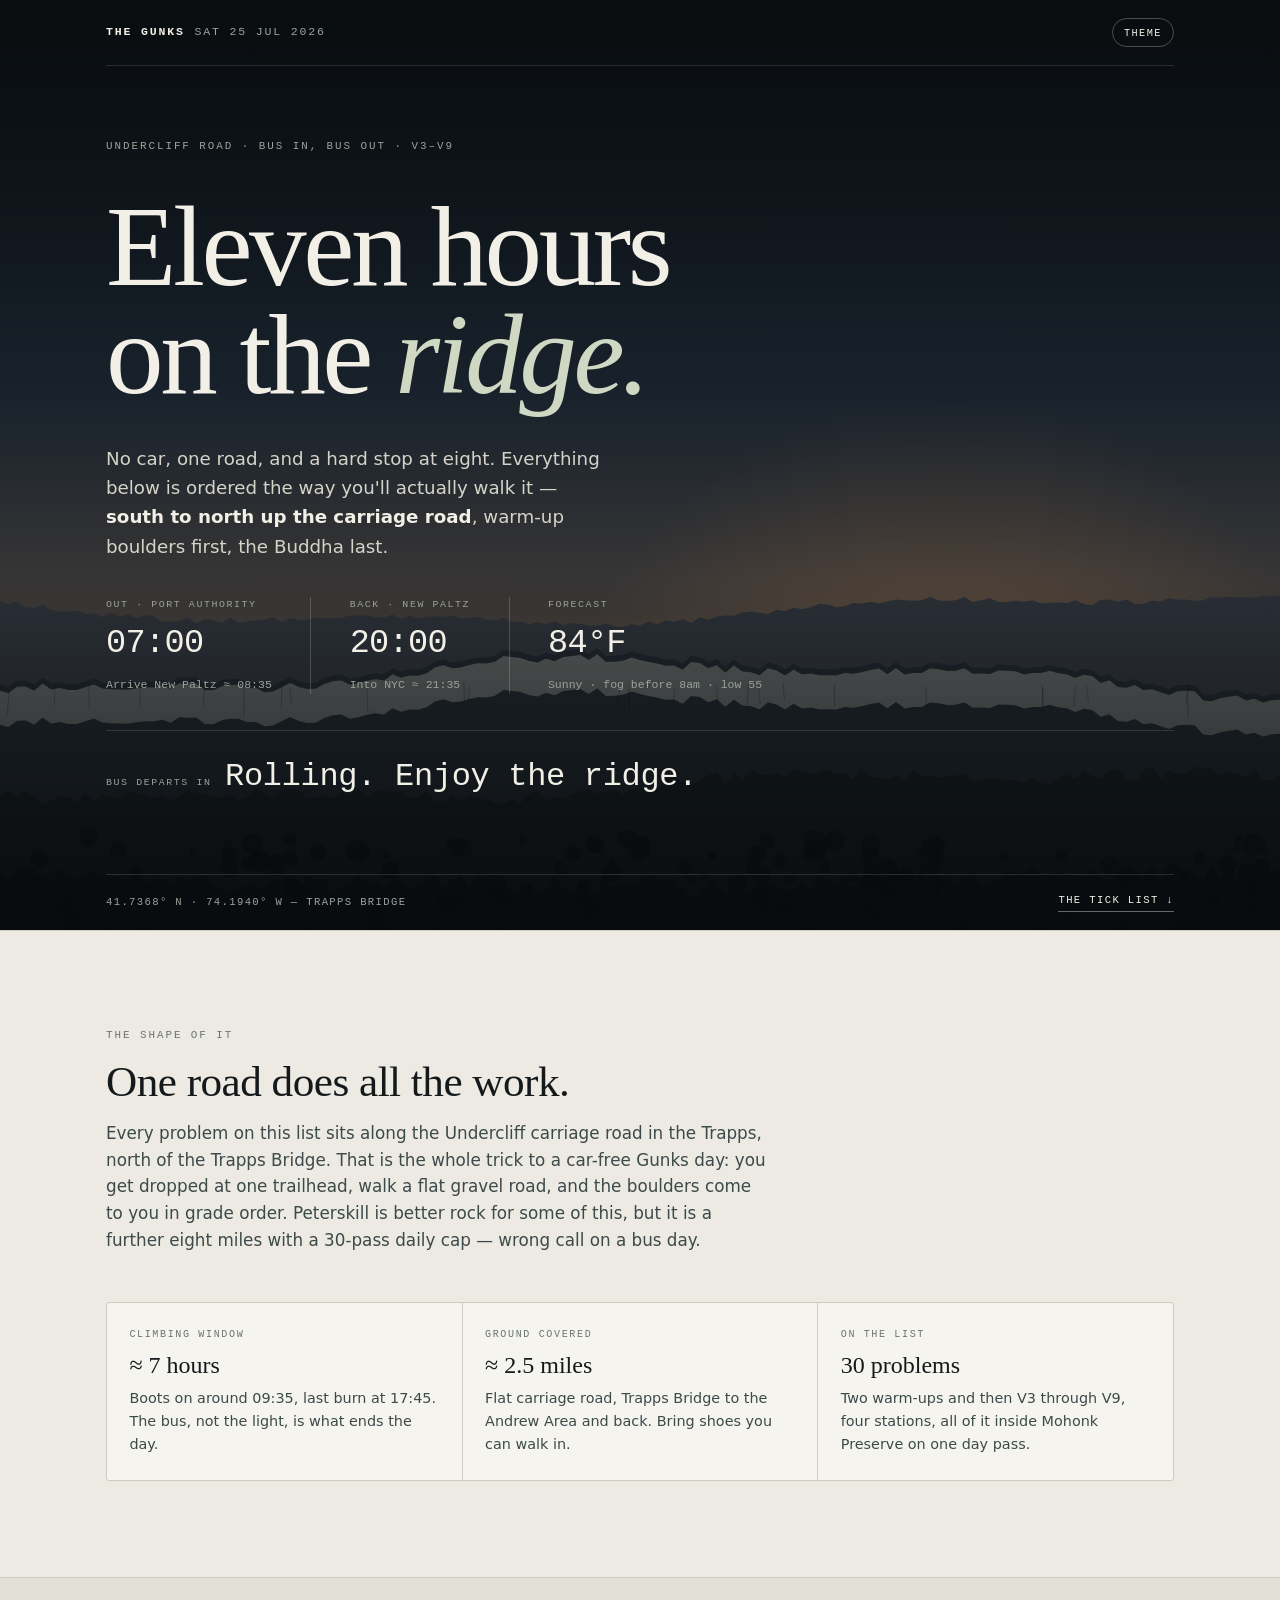
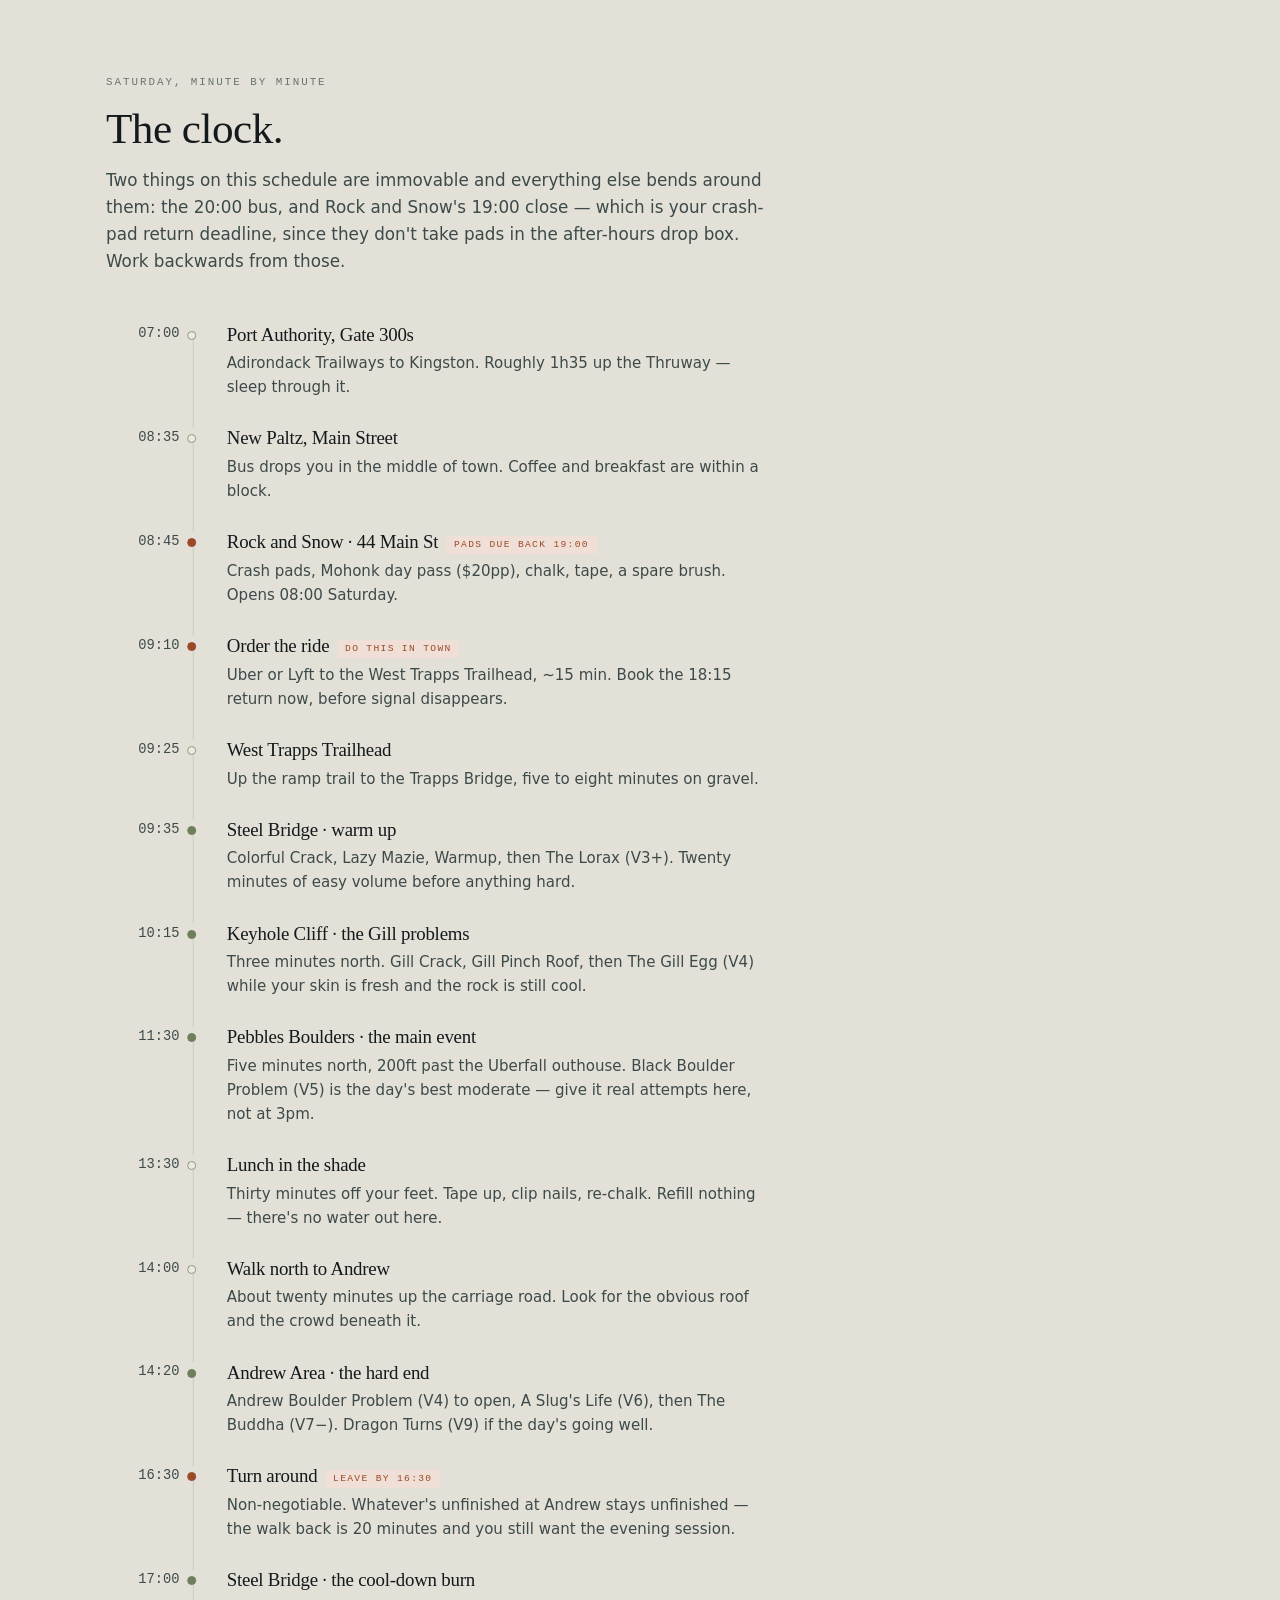
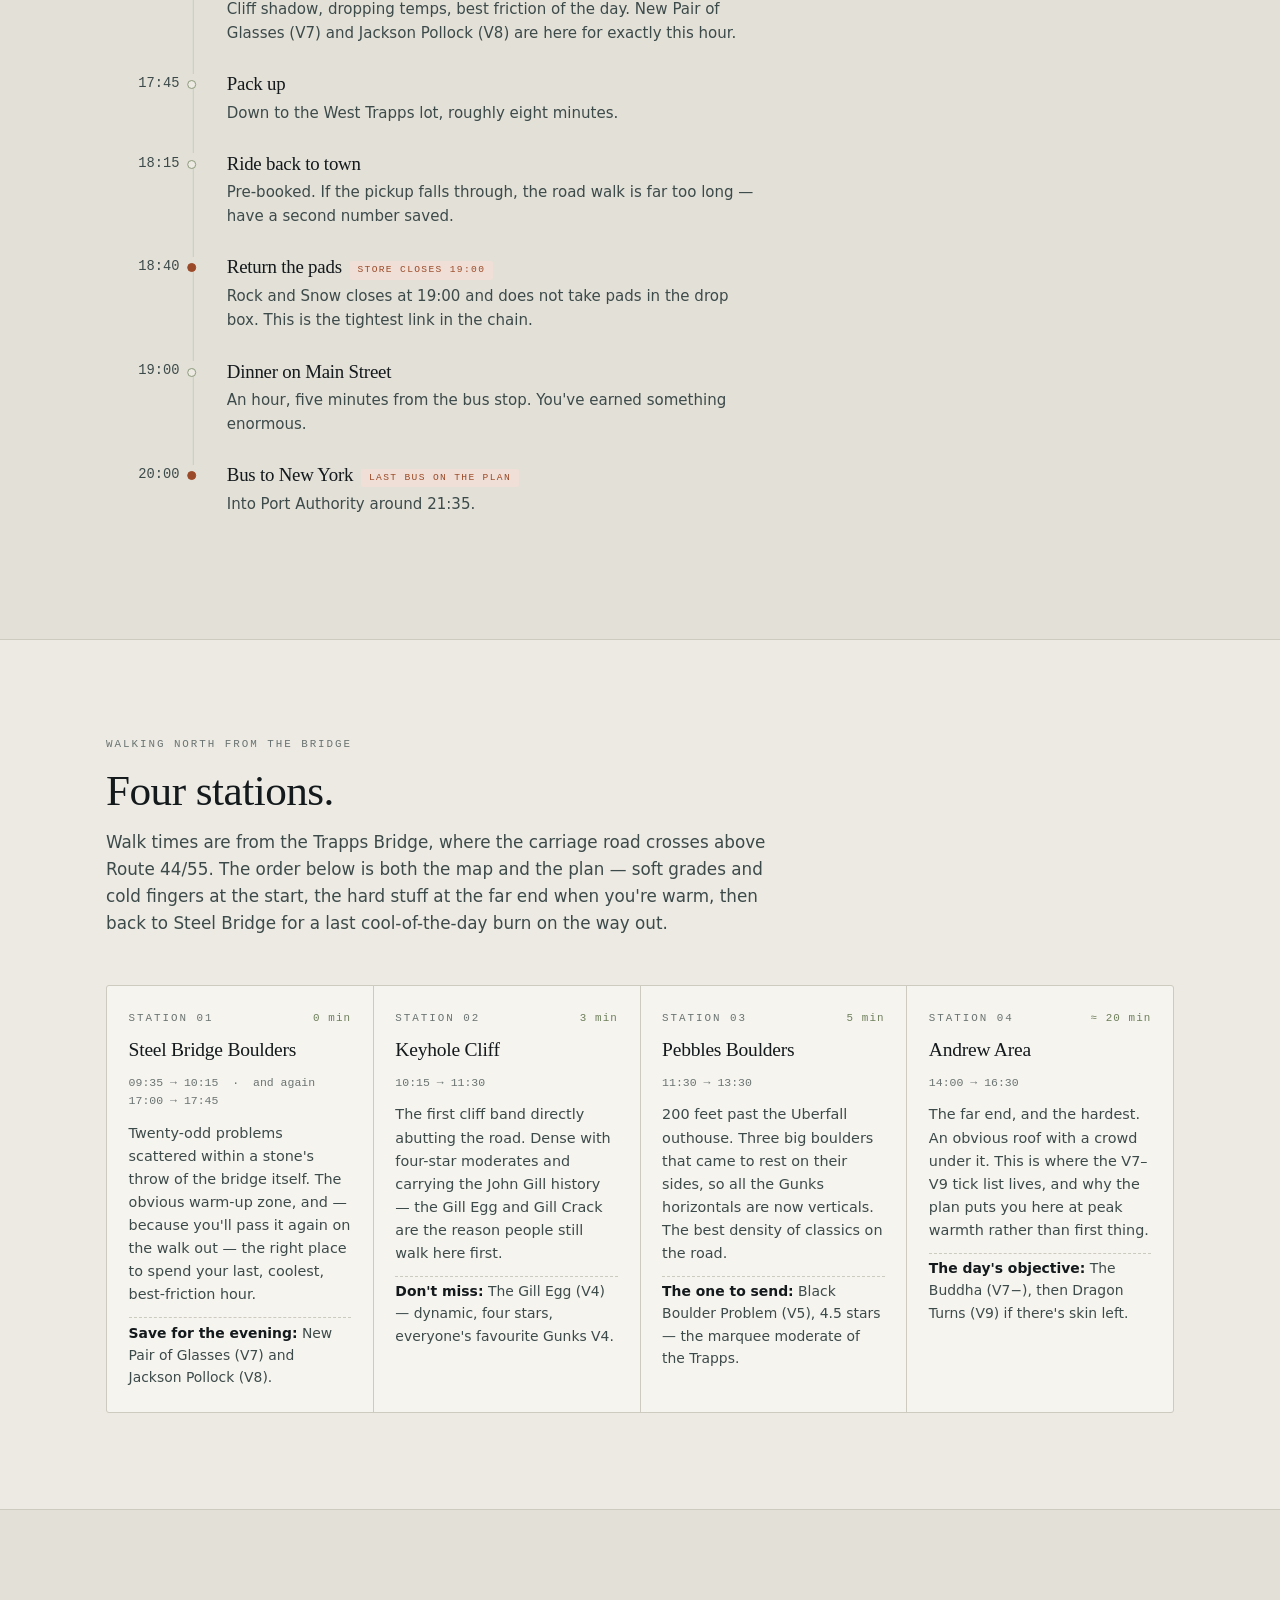
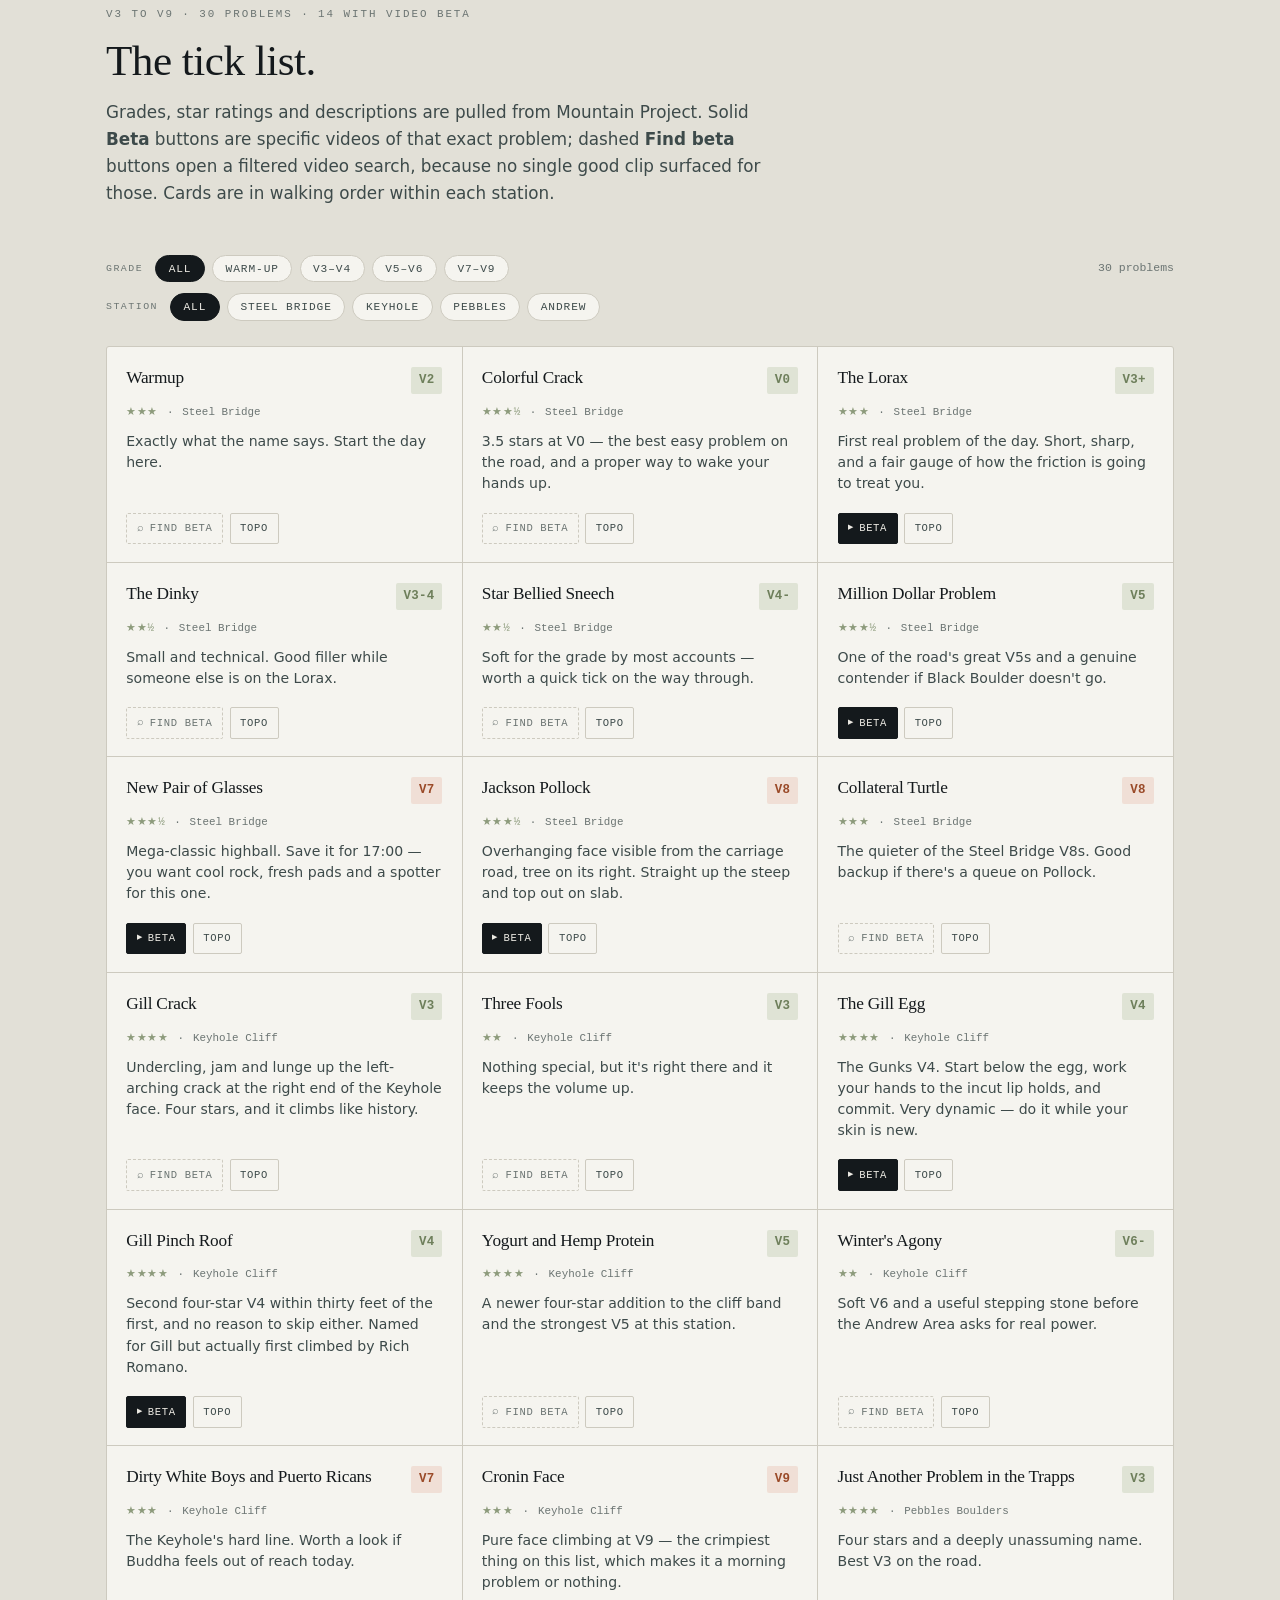
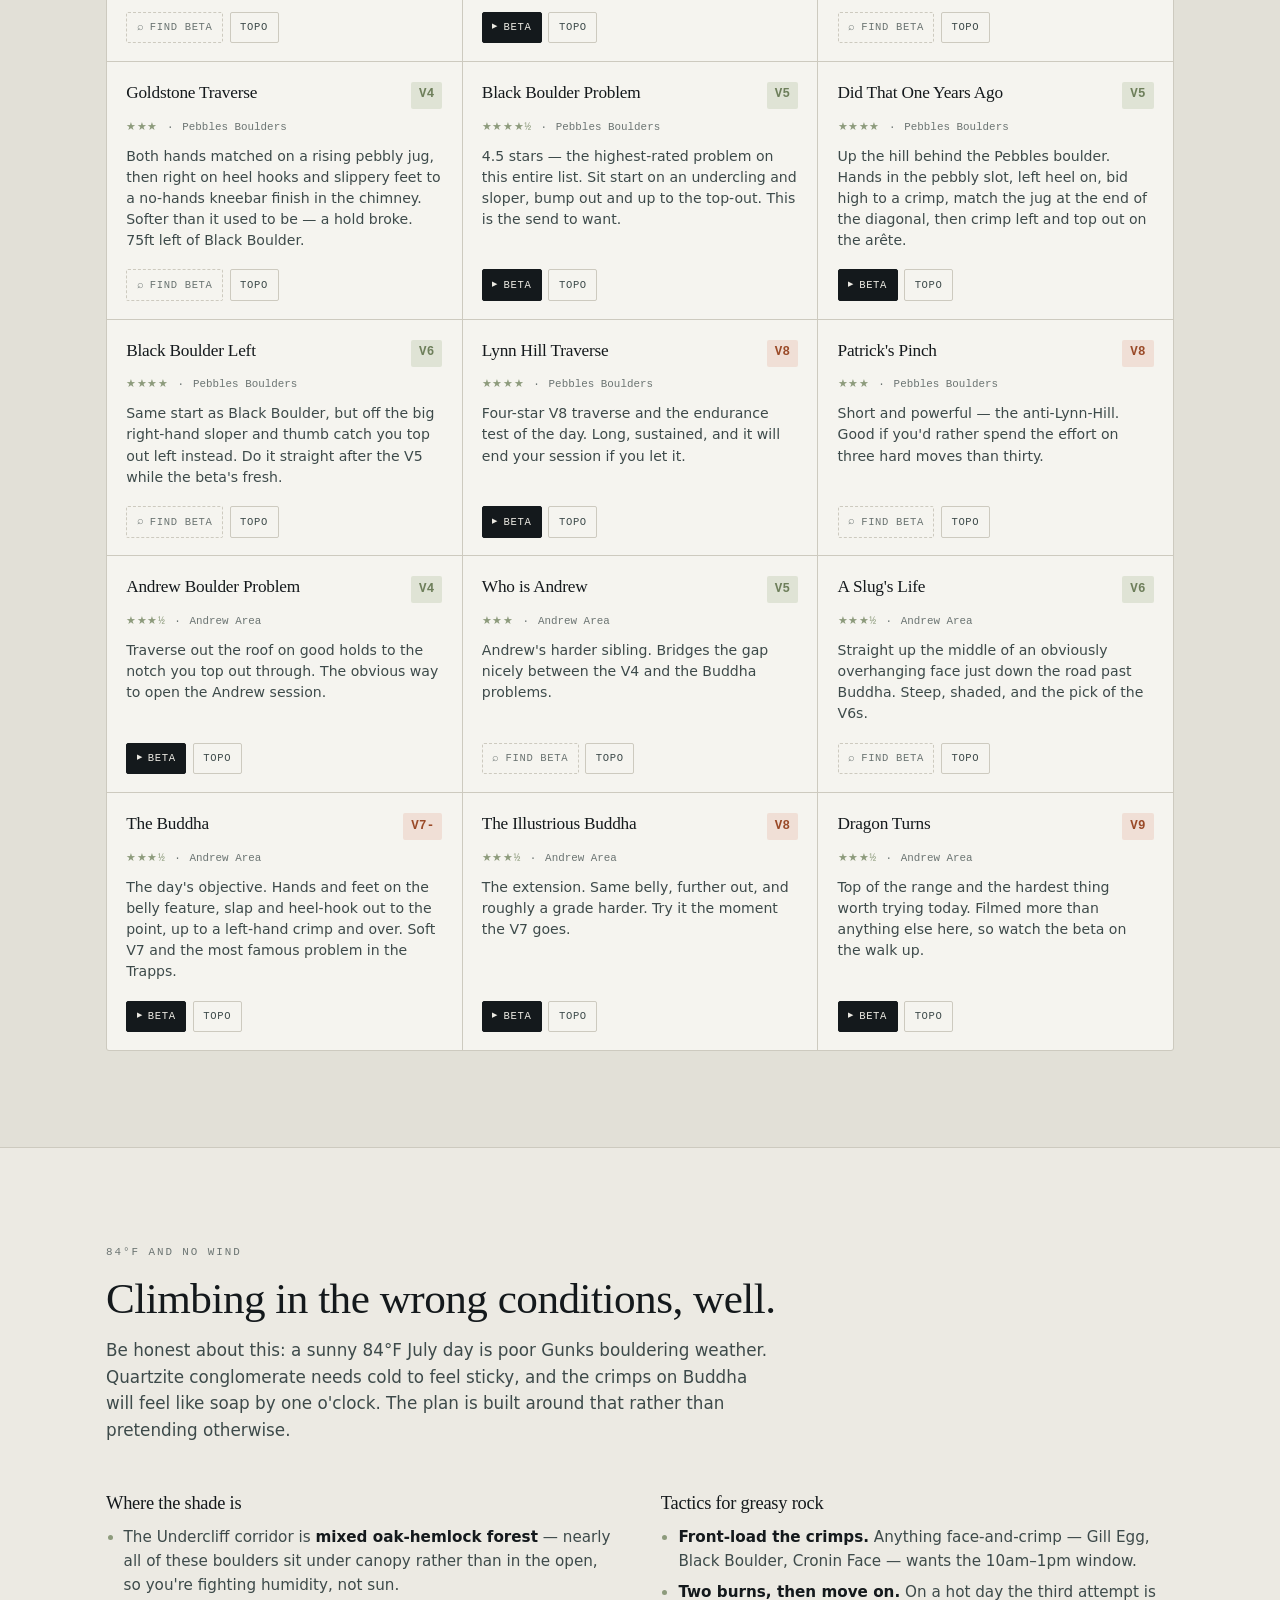
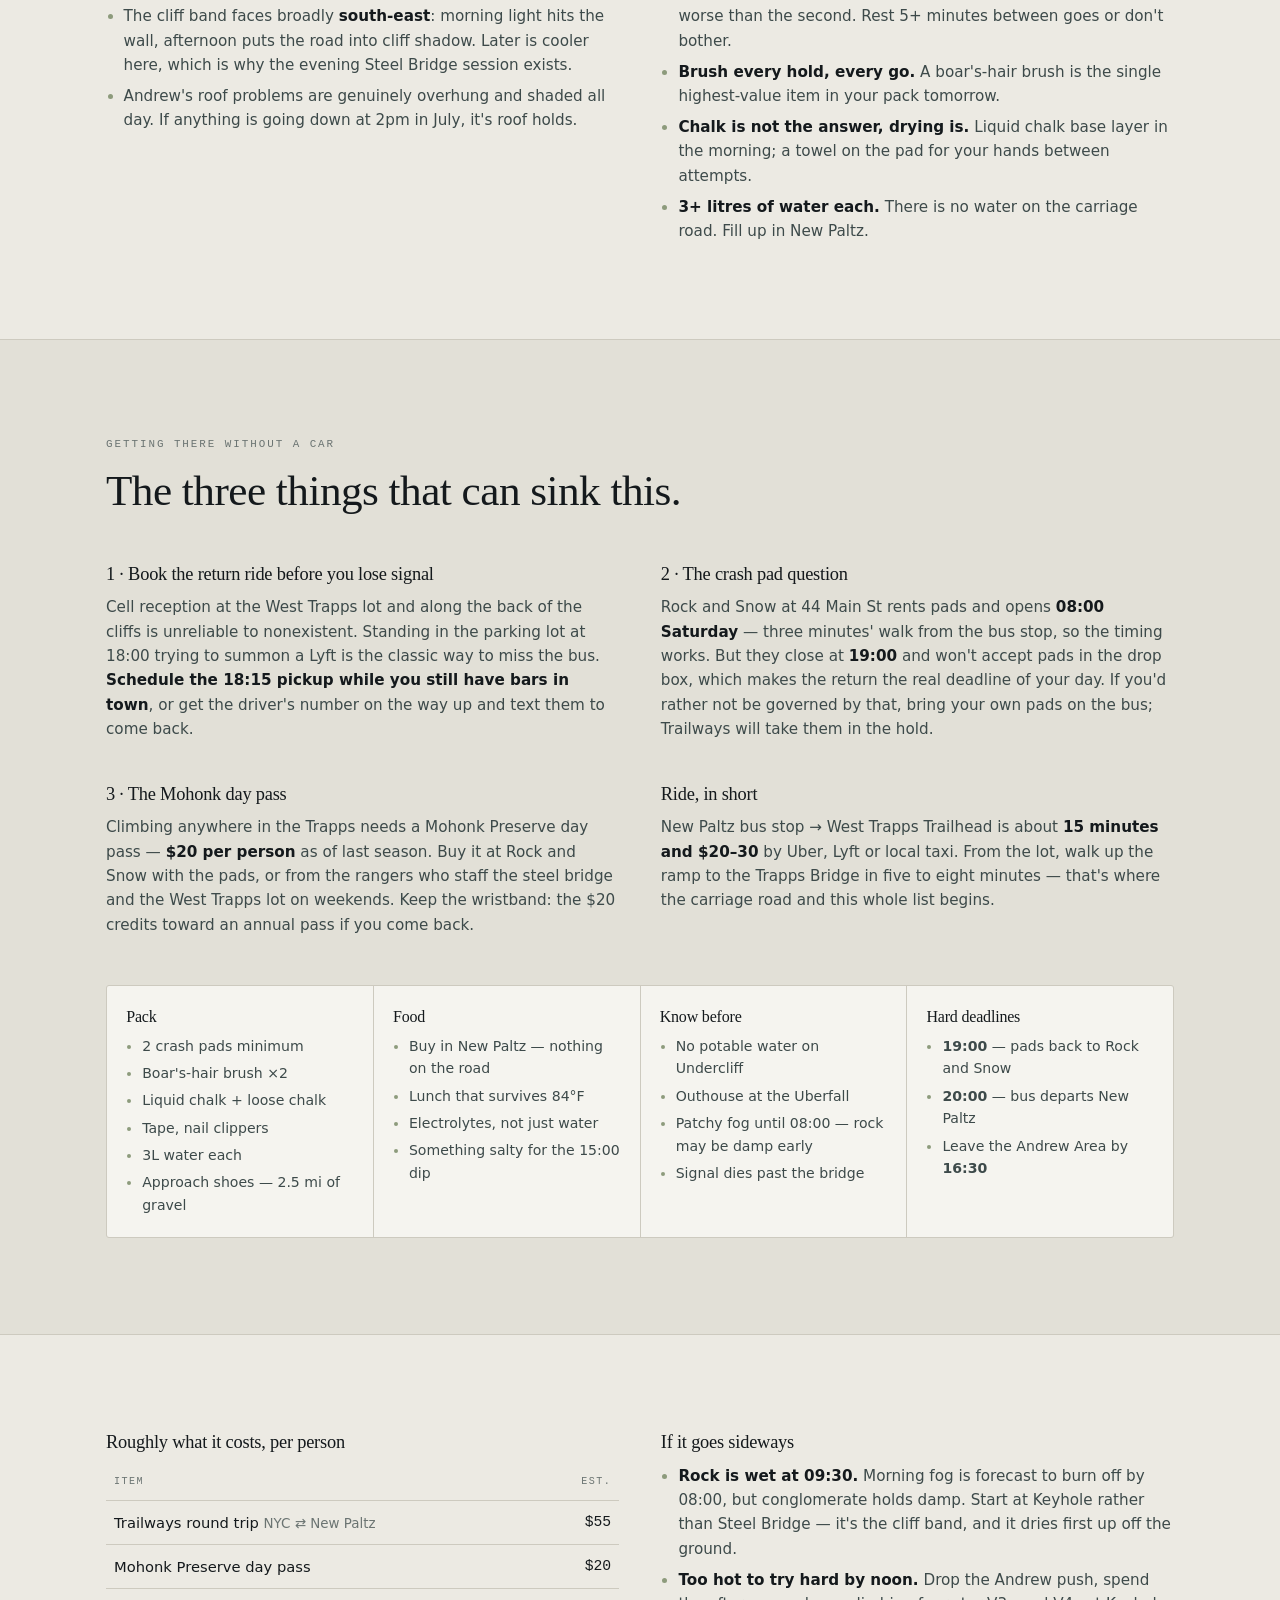
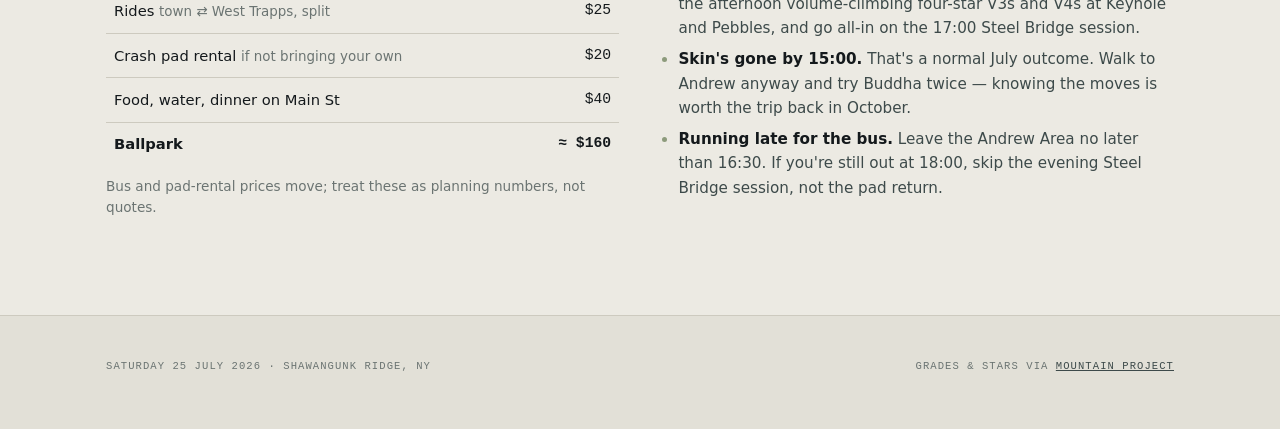
<file: gunks-trip/index.html>
<!doctype html>
<html lang="en">
<head>
<meta charset="utf-8">
<meta name="viewport" content="width=device-width, initial-scale=1">
<meta name="theme-color" content="#14191c">
<meta name="description" content="One day on the Shawangunk Ridge — 7:00am bus out, 8:00pm bus back. A bus-only bouldering circuit of the Trapps carriage road, V3 to V9, with beta for every problem.">
<title>Eleven Hours on the Ridge · Gunks Day Trip</title>
<link rel="icon" href="data:image/svg+xml,%3Csvg xmlns='http://www.w3.org/2000/svg' viewBox='0 0 32 32'%3E%3Crect width='32' height='32' fill='%2314191c'/%3E%3Cpath d='M4 24l7-11 4 6 4-7 9 12z' fill='%23eceae3'/%3E%3C/svg%3E">
<style>
/* ============================================================
   TOKENS — palette taken off Shawangunk conglomerate:
   pale grey-green rock, lichen crust, iron-oxide staining.
   ============================================================ */
:root{
  --paper:      #eceae3;
  --paper-2:    #e2e0d7;
  --card:       #f5f4ef;
  --ink:        #14191c;
  --ink-2:      #3d4a4a;
  --ink-3:      #6b7472;
  --rule:       #cdcabf;
  --lichen:     #6e7f5b;
  --lichen-lo:  #8d9b7c;
  --lichen-bg:  #dfe3d5;
  --rust:       #9a4a28;
  --rust-bg:    #f0dfd6;
  --quartz:     #ffffff;
  --hero-ink:   #f2efe6;
  --hero-dim:   #9aa39c;

  --shadow-sm: 0 1px 2px rgba(20,25,28,.06);
  --shadow-md: 0 2px 4px rgba(20,25,28,.05), 0 8px 24px -12px rgba(20,25,28,.18);

  --serif: "Iowan Old Style", "Palatino Linotype", Palatino, "Book Antiqua", Georgia, ui-serif, serif;
  --sans: -apple-system, BlinkMacSystemFont, "Segoe UI", system-ui, sans-serif;
  --mono: ui-monospace, "SF Mono", SFMono-Regular, Menlo, Consolas, monospace;

  --gutter: clamp(1.15rem, 4.5vw, 3.5rem);
  --measure: 62ch;
}

@media (prefers-color-scheme: dark){
  :root{
    --paper:     #14191c;
    --paper-2:   #101517;
    --card:      #1b2124;
    --ink:       #e8e6dd;
    --ink-2:     #b3bcb6;
    --ink-3:     #838d89;
    --rule:      #2e3639;
    --lichen:    #9db084;
    --lichen-lo: #7d8c6a;
    --lichen-bg: #232c25;
    --rust:      #d3805a;
    --rust-bg:   #2e211b;
    --quartz:    #232a2d;
    --shadow-sm: 0 1px 2px rgba(0,0,0,.3);
    --shadow-md: 0 2px 4px rgba(0,0,0,.25), 0 8px 24px -12px rgba(0,0,0,.6);
  }
}
:root[data-theme="dark"]{
  --paper:#14191c; --paper-2:#101517; --card:#1b2124;
  --ink:#e8e6dd; --ink-2:#b3bcb6; --ink-3:#838d89; --rule:#2e3639;
  --lichen:#9db084; --lichen-lo:#7d8c6a; --lichen-bg:#232c25;
  --rust:#d3805a; --rust-bg:#2e211b; --quartz:#232a2d;
  --shadow-sm:0 1px 2px rgba(0,0,0,.3);
  --shadow-md:0 2px 4px rgba(0,0,0,.25), 0 8px 24px -12px rgba(0,0,0,.6);
}
:root[data-theme="light"]{
  --paper:#eceae3; --paper-2:#e2e0d7; --card:#f5f4ef;
  --ink:#14191c; --ink-2:#3d4a4a; --ink-3:#6b7472; --rule:#cdcabf;
  --lichen:#6e7f5b; --lichen-lo:#8d9b7c; --lichen-bg:#dfe3d5;
  --rust:#9a4a28; --rust-bg:#f0dfd6; --quartz:#ffffff;
  --shadow-sm:0 1px 2px rgba(20,25,28,.06);
  --shadow-md:0 2px 4px rgba(20,25,28,.05), 0 8px 24px -12px rgba(20,25,28,.18);
}

/* ============================================================ BASE */
*,*::before,*::after{ box-sizing:border-box; }
html{ -webkit-text-size-adjust:100%; scroll-behavior:smooth; }
@media (prefers-reduced-motion: reduce){
  html{ scroll-behavior:auto; }
  *,*::before,*::after{ animation-duration:.01ms!important; animation-iteration-count:1!important; transition-duration:.01ms!important; }
}
body{
  margin:0; background:var(--paper); color:var(--ink);
  font-family:var(--sans); font-size:16px; line-height:1.6;
  overflow-x:hidden; font-synthesis-weight:none;
}
img,canvas,svg{ max-width:100%; display:block; }
a{ color:inherit; }
:focus-visible{ outline:2px solid var(--lichen); outline-offset:3px; border-radius:2px; }

.wrap{ width:100%; max-width:1180px; margin-inline:auto; padding-inline:var(--gutter); }
.narrow{ max-width:var(--measure); }

h1,h2,h3{ font-family:var(--serif); font-weight:400; text-wrap:balance; margin:0; letter-spacing:-.012em; }
h2{ font-size:clamp(1.75rem,3.6vw,2.7rem); line-height:1.08; }
h3{ font-size:1.18rem; line-height:1.25; }
p{ margin:0; }

.eyebrow{
  font-family:var(--mono); font-size:.68rem; letter-spacing:.18em;
  text-transform:uppercase; color:var(--ink-3); margin:0;
}
.num{ font-family:var(--mono); font-variant-numeric:tabular-nums; }

/* ============================================================ HERO */
.hero{ position:relative; min-height:100svh; display:flex; flex-direction:column; background:#0d1214; color:var(--hero-ink); isolation:isolate; }
#ridge{ position:absolute; inset:0; width:100%; height:100%; z-index:0; }
.hero::after{
  content:""; position:absolute; inset:0; z-index:1; pointer-events:none;
  background:linear-gradient(180deg, rgba(8,11,13,.72) 0%, rgba(8,11,13,.15) 38%, rgba(8,11,13,.05) 62%, rgba(8,11,13,.85) 100%);
}
.hero > *{ position:relative; z-index:2; }

.topbar{
  display:flex; align-items:center; justify-content:space-between; gap:1rem;
  padding-block:1.15rem; border-bottom:1px solid rgba(242,239,230,.14);
}
.mark{ display:flex; align-items:baseline; gap:.6rem; font-family:var(--mono); font-size:.72rem; letter-spacing:.16em; text-transform:uppercase; }
.mark b{ font-weight:600; }
.mark span{ color:var(--hero-dim); }
.themer{
  background:none; border:1px solid rgba(242,239,230,.28); color:var(--hero-ink);
  font-family:var(--mono); font-size:.64rem; letter-spacing:.14em; text-transform:uppercase;
  padding:.45rem .7rem; border-radius:999px; cursor:pointer; transition:background .2s, border-color .2s;
}
.themer:hover{ background:rgba(242,239,230,.1); border-color:rgba(242,239,230,.5); }

.hero-body{ flex:1; display:flex; flex-direction:column; justify-content:center; padding-block:clamp(2.5rem,8vh,5rem); gap:clamp(1.6rem,4vh,2.6rem); }
.hero-title{
  font-family:var(--serif); font-size:clamp(2.9rem,10.5vw,7.2rem); line-height:.94;
  letter-spacing:-.03em; margin:0; max-width:14ch;
}
.hero-title em{ font-style:italic; color:#cfd8c2; }
.hero-deck{ max-width:44ch; color:#d6d3c9; font-size:clamp(1rem,1.9vw,1.14rem); }
.hero-deck b{ font-weight:600; color:var(--hero-ink); }

/* the two immovable pins */
.pins{ display:flex; align-items:stretch; gap:0; flex-wrap:wrap; font-family:var(--mono); }
.pin{ display:flex; flex-direction:column; gap:.3rem; padding-right:clamp(1.2rem,4vw,2.4rem); }
.pin + .pin{ padding-left:clamp(1.2rem,4vw,2.4rem); border-left:1px solid rgba(242,239,230,.2); }
.pin small{ font-size:.62rem; letter-spacing:.16em; text-transform:uppercase; color:var(--hero-dim); }
.pin strong{ font-size:clamp(1.5rem,4.2vw,2.1rem); font-weight:500; font-variant-numeric:tabular-nums; letter-spacing:-.02em; }
.pin span{ font-size:.72rem; color:var(--hero-dim); }

/* stacked pins: swap the vertical rules for a clean two-up grid */
@media (max-width:560px){
  .pins{ display:grid; grid-template-columns:1fr 1fr; gap:1.15rem 1.4rem; }
  .pin{ padding-right:0; }
  .pin + .pin{ padding-left:0; border-left:none; }
  .pin:nth-child(3){ grid-column:1 / -1; padding-top:1.15rem; border-top:1px solid rgba(242,239,230,.2); }
}

.countdown{
  display:flex; align-items:baseline; gap:.85rem; flex-wrap:wrap;
  padding-top:1.2rem; border-top:1px solid rgba(242,239,230,.14);
}
.countdown-label{ font-family:var(--mono); font-size:.62rem; letter-spacing:.16em; text-transform:uppercase; color:var(--hero-dim); }
#clock{ font-family:var(--mono); font-variant-numeric:tabular-nums; font-size:clamp(1.4rem,4.5vw,2rem); letter-spacing:-.01em; }
#clock i{ font-style:normal; color:var(--hero-dim); font-size:.55em; padding-inline:.05em .5em; letter-spacing:.1em; }

.hero-foot{
  display:flex; justify-content:space-between; align-items:center; gap:1rem; flex-wrap:wrap;
  padding-block:1.1rem; border-top:1px solid rgba(242,239,230,.14);
  font-family:var(--mono); font-size:.66rem; letter-spacing:.13em; text-transform:uppercase; color:var(--hero-dim);
}
.hero-foot a{ color:var(--hero-ink); text-decoration:none; border-bottom:1px solid rgba(242,239,230,.4); padding-bottom:2px; }
.hero-foot a:hover{ border-color:var(--hero-ink); }

/* ============================================================ SECTIONS */
.band{ padding-block:clamp(3.2rem,8vw,6rem); border-top:1px solid var(--rule); }
.band-fill{ background:var(--paper-2); }
.head{ display:grid; gap:.9rem; margin-bottom:clamp(2rem,4vw,3rem); }
.head p.lede{ max-width:var(--measure); color:var(--ink-2); font-size:1.05rem; }

/* --- brief: three facts --- */
.facts{ display:grid; gap:1px; background:var(--rule); border:1px solid var(--rule); border-radius:3px; overflow:hidden; }
@media (min-width:720px){ .facts{ grid-template-columns:repeat(3,1fr); } }
.fact{ background:var(--card); padding:1.5rem 1.4rem; display:grid; gap:.55rem; align-content:start; }
.fact .k{ font-family:var(--mono); font-size:.63rem; letter-spacing:.16em; text-transform:uppercase; color:var(--ink-3); }
.fact .v{ font-family:var(--serif); font-size:1.5rem; line-height:1.1; }
.fact .n{ font-size:.9rem; color:var(--ink-2); }

/* --- itinerary: the day as a single road --- */
.clockline{ display:grid; gap:0; margin-top:.5rem; }
.stop{
  display:grid; grid-template-columns:4.6rem 1fr; gap:0 clamp(.9rem,2.5vw,1.6rem);
  position:relative; padding-bottom:1.7rem;
}
.stop-t{
  font-family:var(--mono); font-variant-numeric:tabular-nums; font-size:.86rem;
  color:var(--ink-2); padding-top:.05rem; text-align:right;
}
.stop-line{
  position:absolute; left:4.6rem; top:.55rem; bottom:-.1rem; width:1px;
  background:var(--rule); transform:translateX(calc(clamp(.9rem,2.5vw,1.6rem) / 2));
}
.stop:last-child .stop-line{ display:none; }
.stop-c{ position:relative; padding-left:1.35rem; }
.stop-c::before{
  content:""; position:absolute; left:-1px; top:.5rem; width:9px; height:9px; border-radius:50%;
  background:var(--paper); border:1.5px solid var(--lichen-lo);
  transform:translateX(calc(clamp(.9rem,2.5vw,1.6rem) / -2 - 4px));
}
.stop.is-hard .stop-c::before{ background:var(--rust); border-color:var(--rust); }
.stop.is-climb .stop-c::before{ background:var(--lichen); border-color:var(--lichen); }
.stop h3{ margin-bottom:.3rem; }
.stop p{ color:var(--ink-2); font-size:.94rem; max-width:56ch; }
.tag{
  display:inline-block; font-family:var(--mono); font-size:.6rem; letter-spacing:.14em;
  text-transform:uppercase; padding:.2rem .48rem; border-radius:2px; margin-left:.5rem;
  vertical-align:.12em; background:var(--rust-bg); color:var(--rust); white-space:nowrap;
}

/* --- the road diagram --- */
.road{ display:grid; gap:1px; background:var(--rule); border:1px solid var(--rule); border-radius:3px; overflow:hidden; margin-top:.5rem; }
@media (min-width:900px){ .road{ grid-template-columns:repeat(4,1fr); } }
.station{ background:var(--card); padding:1.5rem 1.35rem; display:grid; gap:.7rem; align-content:start; }
.station-top{ display:flex; align-items:baseline; justify-content:space-between; gap:.6rem; }
.station-walk{ font-family:var(--mono); font-size:.68rem; letter-spacing:.1em; color:var(--lichen); white-space:nowrap; }
.station h3{ font-size:1.22rem; }
.station .when{ font-family:var(--mono); font-size:.72rem; color:var(--ink-3); font-variant-numeric:tabular-nums; }
.station p{ font-size:.9rem; color:var(--ink-2); }
.station .pick{ font-size:.87rem; padding-top:.2rem; border-top:1px dashed var(--rule); color:var(--ink-2); }
.station .pick b{ color:var(--ink); font-weight:600; }

/* --- filters --- */
.filters{ display:flex; flex-wrap:wrap; gap:.45rem; align-items:center; margin-bottom:1.6rem; }
.filters .flabel{ font-family:var(--mono); font-size:.62rem; letter-spacing:.15em; text-transform:uppercase; color:var(--ink-3); margin-right:.3rem; }
.chip{
  font-family:var(--mono); font-size:.7rem; letter-spacing:.08em; text-transform:uppercase;
  padding:.42rem .78rem; border:1px solid var(--rule); background:var(--card); color:var(--ink-2);
  border-radius:999px; cursor:pointer; transition:background .16s, color .16s, border-color .16s;
}
.chip:hover{ border-color:var(--lichen-lo); color:var(--ink); }
.chip[aria-pressed="true"]{ background:var(--ink); color:var(--paper); border-color:var(--ink); }
.count{ font-family:var(--mono); font-size:.72rem; color:var(--ink-3); margin-left:auto; font-variant-numeric:tabular-nums; }

/* --- climb cards --- */
.grid{ display:grid; gap:1px; background:var(--rule); border:1px solid var(--rule); border-radius:3px; overflow:hidden; }
@media (min-width:640px){ .grid{ grid-template-columns:repeat(2,1fr); } }
@media (min-width:1000px){ .grid{ grid-template-columns:repeat(3,1fr); } }
.climb{
  background:var(--card); padding:1.25rem 1.2rem 1.1rem; display:flex; flex-direction:column; gap:.6rem;
  transition:background .18s;
}
.climb:hover{ background:var(--quartz); }
.climb-top{ display:flex; align-items:flex-start; justify-content:space-between; gap:.8rem; }
.climb h3{ font-size:1.08rem; line-height:1.22; }
.grade{
  font-family:var(--mono); font-size:.78rem; font-weight:600; letter-spacing:.02em;
  padding:.22rem .5rem; border-radius:2px; white-space:nowrap; flex-shrink:0;
  background:var(--lichen-bg); color:var(--lichen);
}
.grade.g-hard{ background:var(--rust-bg); color:var(--rust); }
.climb-meta{ display:flex; align-items:center; gap:.55rem; flex-wrap:wrap; font-family:var(--mono); font-size:.68rem; color:var(--ink-3); }
.stars{ color:var(--lichen-lo); letter-spacing:.06em; }
.climb p{ font-size:.88rem; color:var(--ink-2); line-height:1.5; }
.climb .links{ display:flex; gap:.4rem; flex-wrap:wrap; margin-top:auto; padding-top:.55rem; }
.lnk{
  display:inline-flex; align-items:center; gap:.34rem; text-decoration:none;
  font-family:var(--mono); font-size:.66rem; letter-spacing:.06em; text-transform:uppercase;
  padding:.4rem .6rem; border-radius:2px; border:1px solid var(--rule); color:var(--ink-2);
  transition:border-color .16s, color .16s, background .16s;
}
.lnk:hover{ border-color:var(--ink); color:var(--ink); }
.lnk-beta{ background:var(--ink); border-color:var(--ink); color:var(--paper); }
.lnk-beta:hover{ background:var(--ink-2); border-color:var(--ink-2); color:var(--paper); }
.lnk-beta::before{ content:"▶"; font-size:.62em; }
.lnk-search::before{ content:"⌕"; font-size:1.05em; line-height:1; }
.lnk-search{ border-style:dashed; color:var(--ink-3); }
.empty{ padding:2.5rem 1.2rem; text-align:center; color:var(--ink-3); font-family:var(--mono); font-size:.8rem; background:var(--card); }

/* --- prose columns --- */
.cols{ display:grid; gap:clamp(1.6rem,3.5vw,2.6rem); }
@media (min-width:820px){ .cols{ grid-template-columns:repeat(2,1fr); } }
.note{ display:grid; gap:.6rem; align-content:start; }
.note h3{ font-size:1.15rem; }
.note p, .note li{ color:var(--ink-2); font-size:.95rem; }
.note ul{ margin:0; padding-left:1.1rem; display:grid; gap:.42rem; }
.note li::marker{ color:var(--lichen-lo); }
.note strong{ color:var(--ink); font-weight:600; }

.kit{ display:grid; gap:1px; background:var(--rule); border:1px solid var(--rule); border-radius:3px; overflow:hidden; }
@media (min-width:700px){ .kit{ grid-template-columns:repeat(2,1fr); } }
@media (min-width:1000px){ .kit{ grid-template-columns:repeat(4,1fr); } }
.kit > div{ background:var(--card); padding:1.3rem 1.2rem; display:grid; gap:.5rem; align-content:start; }
.kit h3{ font-size:1rem; }
.kit ul{ margin:0; padding-left:1rem; display:grid; gap:.3rem; font-size:.88rem; color:var(--ink-2); }
.kit li::marker{ color:var(--lichen-lo); }

.money{ width:100%; border-collapse:collapse; font-size:.92rem; }
.money th, .money td{ text-align:left; padding:.62rem .5rem; border-bottom:1px solid var(--rule); }
.money th{ font-family:var(--mono); font-size:.63rem; letter-spacing:.14em; text-transform:uppercase; color:var(--ink-3); font-weight:400; }
.money td:last-child, .money th:last-child{ text-align:right; font-family:var(--mono); font-variant-numeric:tabular-nums; white-space:nowrap; }
.money tr:last-child td{ border-bottom:none; font-weight:600; }
.money .sub{ color:var(--ink-3); font-size:.84rem; }
.table-scroll{ overflow-x:auto; }

/* --- footer --- */
.foot{ padding-block:2.6rem 3.4rem; border-top:1px solid var(--rule); background:var(--paper-2); }
.foot-in{ display:flex; justify-content:space-between; gap:1rem; flex-wrap:wrap; font-family:var(--mono); font-size:.66rem; letter-spacing:.1em; text-transform:uppercase; color:var(--ink-3); }
.foot-in a{ color:var(--ink-2); }

/* --- reveal --- */
.rv{ opacity:0; transform:translateY(14px); transition:opacity .6s ease, transform .6s cubic-bezier(.2,.7,.3,1); }
.rv.in{ opacity:1; transform:none; }
@media (prefers-reduced-motion: reduce){ .rv{ opacity:1; transform:none; } }
</style>
</head>
<body>

<!-- ══════════════════════════════════ HERO ══════════════════════════════════ -->
<header class="hero">
  <canvas id="ridge" aria-hidden="true"></canvas>

  <div class="wrap">
    <div class="topbar">
      <div class="mark"><b>The Gunks</b><span>Sat 25 Jul 2026</span></div>
      <button class="themer" id="themer" type="button" aria-label="Switch colour theme">Theme</button>
    </div>
  </div>

  <div class="wrap hero-body">
    <p class="eyebrow" style="color:#9aa39c">Undercliff Road · <span style="white-space:nowrap">Bus in, bus out</span> · <span style="white-space:nowrap">V3–V9</span></p>
    <h1 class="hero-title">Eleven hours<br>on the <em>ridge.</em></h1>
    <p class="hero-deck">No car, one road, and a hard stop at eight. Everything below is ordered the way you'll actually walk it — <b>south to north up the carriage road</b>, warm-up boulders first, the Buddha last.</p>

    <div class="pins">
      <div class="pin">
        <small>Out · Port Authority</small>
        <strong>07:00</strong>
        <span>Arrive New Paltz ≈ 08:35</span>
      </div>
      <div class="pin">
        <small>Back · New Paltz</small>
        <strong>20:00</strong>
        <span>Into NYC ≈ 21:35</span>
      </div>
      <div class="pin">
        <small>Forecast</small>
        <strong>84°F</strong>
        <span>Sunny · fog before 8am · low 55</span>
      </div>
    </div>

    <div class="countdown">
      <span class="countdown-label">Bus departs in</span>
      <span id="clock" aria-live="polite">--<i>h</i>--<i>m</i>--<i>s</i></span>
    </div>
  </div>

  <div class="wrap">
    <div class="hero-foot">
      <span>41.7368° N · 74.1940° W — Trapps Bridge</span>
      <a href="#list">The tick list ↓</a>
    </div>
  </div>
</header>

<main>

<!-- ══════════════════════════════════ THE BRIEF ══════════════════════════════════ -->
<section class="band">
  <div class="wrap">
    <div class="head rv">
      <p class="eyebrow">The shape of it</p>
      <h2>One road does all the work.</h2>
      <p class="lede">Every problem on this list sits along the Undercliff carriage road in the Trapps, north of the Trapps Bridge. That is the whole trick to a car-free Gunks day: you get dropped at one trailhead, walk a flat gravel road, and the boulders come to you in grade order. Peterskill is better rock for some of this, but it is a further eight miles with a 30-pass daily cap — wrong call on a bus day.</p>
    </div>

    <div class="facts rv">
      <div class="fact">
        <span class="k">Climbing window</span>
        <span class="v">≈ 7 hours</span>
        <span class="n">Boots on around 09:35, last burn at 17:45. The bus, not the light, is what ends the day.</span>
      </div>
      <div class="fact">
        <span class="k">Ground covered</span>
        <span class="v">≈ 2.5 miles</span>
        <span class="n">Flat carriage road, Trapps Bridge to the Andrew Area and back. Bring shoes you can walk in.</span>
      </div>
      <div class="fact">
        <span class="k">On the list</span>
        <span class="v">30 problems</span>
        <span class="n">Two warm-ups and then V3 through V9, four stations, all of it inside Mohonk Preserve on one day pass.</span>
      </div>
    </div>
  </div>
</section>

<!-- ══════════════════════════════════ THE CLOCK ══════════════════════════════════ -->
<section class="band band-fill" id="clockplan">
  <div class="wrap">
    <div class="head rv">
      <p class="eyebrow">Saturday, minute by minute</p>
      <h2>The clock.</h2>
      <p class="lede">Two things on this schedule are immovable and everything else bends around them: the 20:00 bus, and Rock&nbsp;and&nbsp;Snow's 19:00 close — which is your crash-pad return deadline, since they don't take pads in the after-hours drop box. Work backwards from those.</p>
    </div>

    <div class="clockline rv" id="clockline"></div>
  </div>
</section>

<!-- ══════════════════════════════════ THE ROAD ══════════════════════════════════ -->
<section class="band">
  <div class="wrap">
    <div class="head rv">
      <p class="eyebrow">Walking north from the bridge</p>
      <h2>Four stations.</h2>
      <p class="lede">Walk times are from the Trapps Bridge, where the carriage road crosses above Route 44/55. The order below is both the map and the plan — soft grades and cold fingers at the start, the hard stuff at the far end when you're warm, then back to Steel Bridge for a last cool-of-the-day burn on the way out.</p>
    </div>

    <div class="road rv">
      <div class="station">
        <div class="station-top"><span class="eyebrow">Station 01</span><span class="station-walk">0 min</span></div>
        <h3>Steel Bridge Boulders</h3>
        <p class="when">09:35 → 10:15 &nbsp;·&nbsp; and again 17:00 → 17:45</p>
        <p>Twenty-odd problems scattered within a stone's throw of the bridge itself. The obvious warm-up zone, and — because you'll pass it again on the walk out — the right place to spend your last, coolest, best-friction hour.</p>
        <p class="pick"><b>Save for the evening:</b> New Pair of Glasses (V7) and Jackson Pollock (V8).</p>
      </div>
      <div class="station">
        <div class="station-top"><span class="eyebrow">Station 02</span><span class="station-walk">3 min</span></div>
        <h3>Keyhole Cliff</h3>
        <p class="when">10:15 → 11:30</p>
        <p>The first cliff band directly abutting the road. Dense with four-star moderates and carrying the John Gill history — the Gill Egg and Gill Crack are the reason people still walk here first.</p>
        <p class="pick"><b>Don't miss:</b> The Gill Egg (V4) — dynamic, four stars, everyone's favourite Gunks V4.</p>
      </div>
      <div class="station">
        <div class="station-top"><span class="eyebrow">Station 03</span><span class="station-walk">5 min</span></div>
        <h3>Pebbles Boulders</h3>
        <p class="when">11:30 → 13:30</p>
        <p>200 feet past the Uberfall outhouse. Three big boulders that came to rest on their sides, so all the Gunks horizontals are now verticals. The best density of classics on the road.</p>
        <p class="pick"><b>The one to send:</b> Black Boulder Problem (V5), 4.5 stars — the marquee moderate of the Trapps.</p>
      </div>
      <div class="station">
        <div class="station-top"><span class="eyebrow">Station 04</span><span class="station-walk">≈ 20 min</span></div>
        <h3>Andrew Area</h3>
        <p class="when">14:00 → 16:30</p>
        <p>The far end, and the hardest. An obvious roof with a crowd under it. This is where the V7–V9 tick list lives, and why the plan puts you here at peak warmth rather than first thing.</p>
        <p class="pick"><b>The day's objective:</b> The Buddha (V7−), then Dragon Turns (V9) if there's skin left.</p>
      </div>
    </div>
  </div>
</section>

<!-- ══════════════════════════════════ THE LIST ══════════════════════════════════ -->
<section class="band band-fill" id="list">
  <div class="wrap">
    <div class="head rv">
      <p class="eyebrow">V3 to V9 · 30 problems · 14 with video beta</p>
      <h2>The tick list.</h2>
      <p class="lede">Grades, star ratings and descriptions are pulled from Mountain Project. Solid <b>Beta</b> buttons are specific videos of that exact problem; dashed <b>Find beta</b> buttons open a filtered video search, because no single good clip surfaced for those. Cards are in walking order within each station.</p>
    </div>

    <div class="filters rv">
      <span class="flabel">Grade</span>
      <button class="chip" type="button" data-f="grade" data-v="all" aria-pressed="true">All</button>
      <button class="chip" type="button" data-f="grade" data-v="warm" aria-pressed="false">Warm-up</button>
      <button class="chip" type="button" data-f="grade" data-v="34" aria-pressed="false">V3–V4</button>
      <button class="chip" type="button" data-f="grade" data-v="56" aria-pressed="false">V5–V6</button>
      <button class="chip" type="button" data-f="grade" data-v="79" aria-pressed="false">V7–V9</button>
      <span class="count" id="count"></span>
    </div>
    <div class="filters rv" style="margin-top:-.9rem">
      <span class="flabel">Station</span>
      <button class="chip" type="button" data-f="area" data-v="all" aria-pressed="true">All</button>
      <button class="chip" type="button" data-f="area" data-v="Steel Bridge" aria-pressed="false">Steel Bridge</button>
      <button class="chip" type="button" data-f="area" data-v="Keyhole Cliff" aria-pressed="false">Keyhole</button>
      <button class="chip" type="button" data-f="area" data-v="Pebbles Boulders" aria-pressed="false">Pebbles</button>
      <button class="chip" type="button" data-f="area" data-v="Andrew Area" aria-pressed="false">Andrew</button>
    </div>

    <div class="grid rv" id="grid"></div>
  </div>
</section>

<!-- ══════════════════════════════════ CONDITIONS ══════════════════════════════════ -->
<section class="band">
  <div class="wrap">
    <div class="head rv">
      <p class="eyebrow">84°F and no wind</p>
      <h2>Climbing in the wrong conditions, well.</h2>
      <p class="lede">Be honest about this: a sunny 84°F July day is poor Gunks bouldering weather. Quartzite conglomerate needs cold to feel sticky, and the crimps on Buddha will feel like soap by one o'clock. The plan is built around that rather than pretending otherwise.</p>
    </div>

    <div class="cols rv">
      <div class="note">
        <h3>Where the shade is</h3>
        <ul>
          <li>The Undercliff corridor is <strong>mixed oak-hemlock forest</strong> — nearly all of these boulders sit under canopy rather than in the open, so you're fighting humidity, not sun.</li>
          <li>The cliff band faces broadly <strong>south-east</strong>: morning light hits the wall, afternoon puts the road into cliff shadow. Later is cooler here, which is why the evening Steel Bridge session exists.</li>
          <li>Andrew's roof problems are genuinely overhung and shaded all day. If anything is going down at 2pm in July, it's roof holds.</li>
        </ul>
      </div>
      <div class="note">
        <h3>Tactics for greasy rock</h3>
        <ul>
          <li><strong>Front-load the crimps.</strong> Anything face-and-crimp — Gill Egg, Black Boulder, Cronin Face — wants the 10am–1pm window.</li>
          <li><strong>Two burns, then move on.</strong> On a hot day the third attempt is worse than the second. Rest 5+ minutes between goes or don't bother.</li>
          <li><strong>Brush every hold, every go.</strong> A boar's-hair brush is the single highest-value item in your pack tomorrow.</li>
          <li><strong>Chalk is not the answer, drying is.</strong> Liquid chalk base layer in the morning; a towel on the pad for your hands between attempts.</li>
          <li><strong>3+ litres of water each.</strong> There is no water on the carriage road. Fill up in New Paltz.</li>
        </ul>
      </div>
    </div>
  </div>
</section>

<!-- ══════════════════════════════════ LOGISTICS ══════════════════════════════════ -->
<section class="band band-fill" id="logistics">
  <div class="wrap">
    <div class="head rv">
      <p class="eyebrow">Getting there without a car</p>
      <h2>The three things that can sink this.</h2>
    </div>

    <div class="cols rv" style="margin-bottom:clamp(2rem,4vw,3rem)">
      <div class="note">
        <h3>1 · Book the return ride before you lose signal</h3>
        <p>Cell reception at the West Trapps lot and along the back of the cliffs is unreliable to nonexistent. Standing in the parking lot at 18:00 trying to summon a Lyft is the classic way to miss the bus. <strong>Schedule the 18:15 pickup while you still have bars in town</strong>, or get the driver's number on the way up and text them to come back.</p>
      </div>
      <div class="note">
        <h3>2 · The crash pad question</h3>
        <p>Rock and Snow at 44 Main St rents pads and opens <strong>08:00 Saturday</strong> — three minutes' walk from the bus stop, so the timing works. But they close at <strong>19:00</strong> and won't accept pads in the drop box, which makes the return the real deadline of your day. If you'd rather not be governed by that, bring your own pads on the bus; Trailways will take them in the hold.</p>
      </div>
      <div class="note">
        <h3>3 · The Mohonk day pass</h3>
        <p>Climbing anywhere in the Trapps needs a Mohonk Preserve day pass — <strong>$20 per person</strong> as of last season. Buy it at Rock and Snow with the pads, or from the rangers who staff the steel bridge and the West Trapps lot on weekends. Keep the wristband: the $20 credits toward an annual pass if you come back.</p>
      </div>
      <div class="note">
        <h3>Ride, in short</h3>
        <p>New Paltz bus stop → West Trapps Trailhead is about <strong>15 minutes and $20–30</strong> by Uber, Lyft or local taxi. From the lot, walk up the ramp to the Trapps Bridge in five to eight minutes — that's where the carriage road and this whole list begins.</p>
      </div>
    </div>

    <div class="kit rv">
      <div>
        <h3>Pack</h3>
        <ul>
          <li>2 crash pads minimum</li>
          <li>Boar's-hair brush ×2</li>
          <li>Liquid chalk + loose chalk</li>
          <li>Tape, nail clippers</li>
          <li>3L water each</li>
          <li>Approach shoes — 2.5 mi of gravel</li>
        </ul>
      </div>
      <div>
        <h3>Food</h3>
        <ul>
          <li>Buy in New Paltz — nothing on the road</li>
          <li>Lunch that survives 84°F</li>
          <li>Electrolytes, not just water</li>
          <li>Something salty for the 15:00 dip</li>
        </ul>
      </div>
      <div>
        <h3>Know before</h3>
        <ul>
          <li>No potable water on Undercliff</li>
          <li>Outhouse at the Uberfall</li>
          <li>Patchy fog until 08:00 — rock may be damp early</li>
          <li>Signal dies past the bridge</li>
        </ul>
      </div>
      <div>
        <h3>Hard deadlines</h3>
        <ul>
          <li><strong>19:00</strong> — pads back to Rock and Snow</li>
          <li><strong>20:00</strong> — bus departs New Paltz</li>
          <li>Leave the Andrew Area by <strong>16:30</strong></li>
        </ul>
      </div>
    </div>
  </div>
</section>

<!-- ══════════════════════════════════ MONEY + PLAN B ══════════════════════════════════ -->
<section class="band">
  <div class="wrap">
    <div class="cols rv">
      <div class="note">
        <h3>Roughly what it costs, per person</h3>
        <div class="table-scroll">
          <table class="money">
            <thead><tr><th>Item</th><th>Est.</th></tr></thead>
            <tbody>
              <tr><td>Trailways round trip <span class="sub">NYC ⇄ New Paltz</span></td><td>$55</td></tr>
              <tr><td>Mohonk Preserve day pass</td><td>$20</td></tr>
              <tr><td>Rides <span class="sub">town ⇄ West Trapps, split</span></td><td>$25</td></tr>
              <tr><td>Crash pad rental <span class="sub">if not bringing your own</span></td><td>$20</td></tr>
              <tr><td>Food, water, dinner on Main St</td><td>$40</td></tr>
              <tr><td>Ballpark</td><td>≈ $160</td></tr>
            </tbody>
          </table>
        </div>
        <p style="font-size:.85rem;color:var(--ink-3)">Bus and pad-rental prices move; treat these as planning numbers, not quotes.</p>
      </div>
      <div class="note">
        <h3>If it goes sideways</h3>
        <ul>
          <li><strong>Rock is wet at 09:30.</strong> Morning fog is forecast to burn off by 08:00, but conglomerate holds damp. Start at Keyhole rather than Steel Bridge — it's the cliff band, and it dries first up off the ground.</li>
          <li><strong>Too hot to try hard by noon.</strong> Drop the Andrew push, spend the afternoon volume-climbing four-star V3s and V4s at Keyhole and Pebbles, and go all-in on the 17:00 Steel Bridge session.</li>
          <li><strong>Skin's gone by 15:00.</strong> That's a normal July outcome. Walk to Andrew anyway and try Buddha twice — knowing the moves is worth the trip back in October.</li>
          <li><strong>Running late for the bus.</strong> Leave the Andrew Area no later than 16:30. If you're still out at 18:00, skip the evening Steel Bridge session, not the pad return.</li>
        </ul>
      </div>
    </div>
  </div>
</section>

</main>

<footer class="foot">
  <div class="wrap foot-in">
    <span>Saturday 25 July 2026 · Shawangunk Ridge, NY</span>
    <span>Grades &amp; stars via <a href="https://www.mountainproject.com/area/106510895/trapps-bouldering">Mountain Project</a></span>
  </div>
</footer>

<script>
(function(){
  "use strict";

  /* ─────────────────────────── THEME ─────────────────────────── */
  var root = document.documentElement;
  document.getElementById("themer").addEventListener("click", function(){
    var cur = root.getAttribute("data-theme");
    if(!cur) cur = matchMedia("(prefers-color-scheme: dark)").matches ? "dark" : "light";
    root.setAttribute("data-theme", cur === "dark" ? "light" : "dark");
  });

  /* ─────────────────────── COUNTDOWN TO THE BUS ───────────────────────
     07:00 EDT Sat 25 Jul 2026 == 11:00 UTC                              */
  var DEPART = Date.UTC(2026, 6, 25, 11, 0, 0);
  var clockEl = document.getElementById("clock");
  function tick(){
    var d = DEPART - Date.now();
    if(d <= 0){ clockEl.textContent = "Rolling. Enjoy the ridge."; return; }
    var s = Math.floor(d/1000), h = Math.floor(s/3600), m = Math.floor(s%3600/60);
    s = s % 60;
    clockEl.innerHTML = h + "<i>h</i>" + String(m).padStart(2,"0") + "<i>m</i>" + String(s).padStart(2,"0") + "<i>s</i>";
  }
  tick(); setInterval(tick, 1000);

  /* ─────────────────────────── ITINERARY ─────────────────────────── */
  var DAY = [
    ["07:00","Port Authority, Gate 300s","Adirondack Trailways to Kingston. Roughly 1h35 up the Thruway — sleep through it.","",""],
    ["08:35","New Paltz, Main Street","Bus drops you in the middle of town. Coffee and breakfast are within a block.","",""],
    ["08:45","Rock and Snow · 44 Main St","Crash pads, Mohonk day pass ($20pp), chalk, tape, a spare brush. Opens 08:00 Saturday.","hard","Pads due back 19:00"],
    ["09:10","Order the ride","Uber or Lyft to the West Trapps Trailhead, ~15 min. Book the 18:15 return now, before signal disappears.","hard","Do this in town"],
    ["09:25","West Trapps Trailhead","Up the ramp trail to the Trapps Bridge, five to eight minutes on gravel.","",""],
    ["09:35","Steel Bridge · warm up","Colorful Crack, Lazy Mazie, Warmup, then The Lorax (V3+). Twenty minutes of easy volume before anything hard.","climb",""],
    ["10:15","Keyhole Cliff · the Gill problems","Three minutes north. Gill Crack, Gill Pinch Roof, then The Gill Egg (V4) while your skin is fresh and the rock is still cool.","climb",""],
    ["11:30","Pebbles Boulders · the main event","Five minutes north, 200ft past the Uberfall outhouse. Black Boulder Problem (V5) is the day's best moderate — give it real attempts here, not at 3pm.","climb",""],
    ["13:30","Lunch in the shade","Thirty minutes off your feet. Tape up, clip nails, re-chalk. Refill nothing — there's no water out here.","",""],
    ["14:00","Walk north to Andrew","About twenty minutes up the carriage road. Look for the obvious roof and the crowd beneath it.","",""],
    ["14:20","Andrew Area · the hard end","Andrew Boulder Problem (V4) to open, A Slug's Life (V6), then The Buddha (V7−). Dragon Turns (V9) if the day's going well.","climb",""],
    ["16:30","Turn around","Non-negotiable. Whatever's unfinished at Andrew stays unfinished — the walk back is 20 minutes and you still want the evening session.","hard","Leave by 16:30"],
    ["17:00","Steel Bridge · the cool-down burn","Cliff shadow, dropping temps, best friction of the day. New Pair of Glasses (V7) and Jackson Pollock (V8) are here for exactly this hour.","climb",""],
    ["17:45","Pack up","Down to the West Trapps lot, roughly eight minutes.","",""],
    ["18:15","Ride back to town","Pre-booked. If the pickup falls through, the road walk is far too long — have a second number saved.","",""],
    ["18:40","Return the pads","Rock and Snow closes at 19:00 and does not take pads in the drop box. This is the tightest link in the chain.","hard","Store closes 19:00"],
    ["19:00","Dinner on Main Street","An hour, five minutes from the bus stop. You've earned something enormous.","",""],
    ["20:00","Bus to New York","Into Port Authority around 21:35.","hard","Last bus on the plan"]
  ];

  var line = document.getElementById("clockline");
  line.innerHTML = DAY.map(function(r){
    var cls = r[3] === "hard" ? " is-hard" : (r[3] === "climb" ? " is-climb" : "");
    var tag = r[4] ? '<span class="tag">' + r[4] + '</span>' : "";
    return '<div class="stop' + cls + '">' +
             '<div class="stop-t num">' + r[0] + '</div>' +
             '<div class="stop-line"></div>' +
             '<div class="stop-c"><h3>' + r[1] + tag + '</h3><p>' + r[2] + '</p></div>' +
           '</div>';
  }).join("");

  /* ─────────────────────────── THE CLIMBS ───────────────────────────
     name, grade, sort-grade, stars(/4), area, note, MP id, beta url|null */
  var MP = "https://www.mountainproject.com/route/";
  var CLIMBS = [
    // ── Station 01 · Steel Bridge ───────────────────────────────────
    ["Warmup", "V2", 2, 3, "Steel Bridge", "Exactly what the name says. Start the day here.", "121385533", null],
    ["Colorful Crack", "V0", 0, 3.5, "Steel Bridge", "3.5 stars at V0 — the best easy problem on the road, and a proper way to wake your hands up.", "117033167", null],
    ["The Lorax", "V3+", 3, 3, "Steel Bridge", "First real problem of the day. Short, sharp, and a fair gauge of how the friction is going to treat you.", "106515862", "https://www.youtube.com/watch?v=tgstouV-kfg"],
    ["The Dinky", "V3-4", 3, 2.5, "Steel Bridge", "Small and technical. Good filler while someone else is on the Lorax.", "119611323", null],
    ["Star Bellied Sneech", "V4-", 4, 2.5, "Steel Bridge", "Soft for the grade by most accounts — worth a quick tick on the way through.", "123476329", null],
    ["Million Dollar Problem", "V5", 5, 3.5, "Steel Bridge", "One of the road's great V5s and a genuine contender if Black Boulder doesn't go.", "113763540", "https://www.youtube.com/watch?v=XoMMBcsJi2s"],
    ["New Pair of Glasses", "V7", 7, 3.5, "Steel Bridge", "Mega-classic highball. Save it for 17:00 — you want cool rock, fresh pads and a spotter for this one.", "106918579", "https://www.youtube.com/watch?v=XwOVR8znW4s"],
    ["Jackson Pollock", "V8", 8, 3.5, "Steel Bridge", "Overhanging face visible from the carriage road, tree on its right. Straight up the steep and top out on slab.", "115682105", "https://www.youtube.com/watch?v=vh8KmLQMiWo"],
    ["Collateral Turtle", "V8", 8, 3, "Steel Bridge", "The quieter of the Steel Bridge V8s. Good backup if there's a queue on Pollock.", "120621868", null],

    // ── Station 02 · Keyhole Cliff ──────────────────────────────────
    ["Gill Crack", "V3", 3, 4, "Keyhole Cliff", "Undercling, jam and lunge up the left-arching crack at the right end of the Keyhole face. Four stars, and it climbs like history.", "106514078", null],
    ["Three Fools", "V3", 3, 2, "Keyhole Cliff", "Nothing special, but it's right there and it keeps the volume up.", "106545693", null],
    ["The Gill Egg", "V4", 4, 4, "Keyhole Cliff", "The Gunks V4. Start below the egg, work your hands to the incut lip holds, and commit. Very dynamic — do it while your skin is new.", "106515375", "https://www.youtube.com/watch?v=SNcpBMCvr2I"],
    ["Gill Pinch Roof", "V4", 4, 4, "Keyhole Cliff", "Second four-star V4 within thirty feet of the first, and no reason to skip either. Named for Gill but actually first climbed by Rich Romano.", "106510939", "https://www.youtube.com/watch?v=GpRLMoYUnes"],
    ["Yogurt and Hemp Protein", "V5", 5, 4, "Keyhole Cliff", "A newer four-star addition to the cliff band and the strongest V5 at this station.", "201484190", null],
    ["Winter's Agony", "V6-", 6, 2, "Keyhole Cliff", "Soft V6 and a useful stepping stone before the Andrew Area asks for real power.", "107237847", null],
    ["Dirty White Boys and Puerto Ricans", "V7", 7, 3, "Keyhole Cliff", "The Keyhole's hard line. Worth a look if Buddha feels out of reach today.", "120949014", null],
    ["Cronin Face", "V9", 9, 3, "Keyhole Cliff", "Pure face climbing at V9 — the crimpiest thing on this list, which makes it a morning problem or nothing.", "108015371", "https://kaya-app.kayaclimb.com/climb/Cronins-Face-v9-Gunks-125228"],

    // ── Station 03 · Pebbles Boulders ───────────────────────────────
    ["Just Another Problem in the Trapps", "V3", 3, 4, "Pebbles Boulders", "Four stars and a deeply unassuming name. Best V3 on the road.", "107130121", null],
    ["Goldstone Traverse", "V4", 4, 3, "Pebbles Boulders", "Both hands matched on a rising pebbly jug, then right on heel hooks and slippery feet to a no-hands kneebar finish in the chimney. Softer than it used to be — a hold broke. 75ft left of Black Boulder.", "113908629", null],
    ["Black Boulder Problem", "V5", 5, 4.5, "Pebbles Boulders", "4.5 stars — the highest-rated problem on this entire list. Sit start on an undercling and sloper, bump out and up to the top-out. This is the send to want.", "106518842", "https://www.youtube.com/watch?v=ldodVFDz-os"],
    ["Did That One Years Ago", "V5", 5, 4, "Pebbles Boulders", "Up the hill behind the Pebbles boulder. Hands in the pebbly slot, left heel on, bid high to a crimp, match the jug at the end of the diagonal, then crimp left and top out on the arête.", "120381340", "https://kaya-app.kayaclimb.com/climb/Did-That-Years-Ago-v5-Gunks-124670"],
    ["Black Boulder Left", "V6", 6, 4, "Pebbles Boulders", "Same start as Black Boulder, but off the big right-hand sloper and thumb catch you top out left instead. Do it straight after the V5 while the beta's fresh.", "112184646", null],
    ["Lynn Hill Traverse", "V8", 8, 4, "Pebbles Boulders", "Four-star V8 traverse and the endurance test of the day. Long, sustained, and it will end your session if you let it.", "108203891", "https://www.youtube.com/watch?v=0vVcp5AqlDo"],
    ["Patrick's Pinch", "V8", 8, 3, "Pebbles Boulders", "Short and powerful — the anti-Lynn-Hill. Good if you'd rather spend the effort on three hard moves than thirty.", "110510499", null],

    // ── Station 04 · Andrew Area ────────────────────────────────────
    ["Andrew Boulder Problem", "V4", 4, 3.5, "Andrew Area", "Traverse out the roof on good holds to the notch you top out through. The obvious way to open the Andrew session.", "106518895", "https://www.youtube.com/watch?v=19zjqiwSMg8"],
    ["Who is Andrew", "V5", 5, 3, "Andrew Area", "Andrew's harder sibling. Bridges the gap nicely between the V4 and the Buddha problems.", "112187075", null],
    ["A Slug's Life", "V6", 6, 3.5, "Andrew Area", "Straight up the middle of an obviously overhanging face just down the road past Buddha. Steep, shaded, and the pick of the V6s.", "123399375", null],
    ["The Buddha", "V7-", 7, 3.5, "Andrew Area", "The day's objective. Hands and feet on the belly feature, slap and heel-hook out to the point, up to a left-hand crimp and over. Soft V7 and the most famous problem in the Trapps.", "106518881", "https://www.youtube.com/watch?v=gYzej50971A"],
    ["The Illustrious Buddha", "V8", 8, 3.5, "Andrew Area", "The extension. Same belly, further out, and roughly a grade harder. Try it the moment the V7 goes.", "106518886", "https://www.youtube.com/watch?v=q0lBeoewS1c"],
    ["Dragon Turns", "V9", 9, 3.5, "Andrew Area", "Top of the range and the hardest thing worth trying today. Filmed more than anything else here, so watch the beta on the walk up.", "113491175", "https://www.youtube.com/watch?v=Nsrq3RSJyMM"]
  ];

  function starStr(n){
    var full = Math.floor(n), half = n - full >= .5;
    return "★".repeat(full) + (half ? "½" : "");
  }
  function slug(s){ return s.toLowerCase().replace(/[^a-z0-9]+/g,"-").replace(/^-|-$/g,""); }
  function searchUrl(name){
    return "https://www.youtube.com/results?search_query=" + encodeURIComponent(name + " Gunks bouldering");
  }

  var grid = document.getElementById("grid"),
      countEl = document.getElementById("count"),
      state = { grade:"all", area:"all" };

  function matches(c){
    var g = c[2];
    if(state.area !== "all" && c[4] !== state.area) return false;
    if(state.grade === "warm") return g < 3;
    if(state.grade === "34")  return g >= 3 && g <= 4;
    if(state.grade === "56")  return g >= 5 && g <= 6;
    if(state.grade === "79")  return g >= 7;
    return true;
  }

  function render(){
    var rows = CLIMBS.filter(matches);
    countEl.textContent = rows.length + (rows.length === 1 ? " problem" : " problems");

    if(!rows.length){
      grid.innerHTML = '<p class="empty">Nothing at that grade in that station — try widening one of the filters.</p>';
      return;
    }

    grid.innerHTML = rows.map(function(c){
      var name = c[0], grade = c[1], g = c[2], stars = c[3], area = c[4], note = c[5], id = c[6], beta = c[7];
      var betaLink = beta
        ? '<a class="lnk lnk-beta" href="' + beta + '" target="_blank" rel="noopener">Beta</a>'
        : '<a class="lnk lnk-search" href="' + searchUrl(name) + '" target="_blank" rel="noopener">Find beta</a>';
      return '<article class="climb">' +
        '<div class="climb-top">' +
          '<h3>' + name + '</h3>' +
          '<span class="grade' + (g >= 7 ? " g-hard" : "") + '">' + grade + '</span>' +
        '</div>' +
        '<div class="climb-meta"><span class="stars">' + starStr(stars) + '</span><span>·</span><span>' + area + '</span></div>' +
        '<p>' + note + '</p>' +
        '<div class="links">' + betaLink +
          '<a class="lnk" href="' + MP + id + "/" + slug(name) + '" target="_blank" rel="noopener">Topo</a>' +
        '</div>' +
      '</article>';
    }).join("");
  }

  Array.prototype.forEach.call(document.querySelectorAll(".chip"), function(btn){
    btn.addEventListener("click", function(){
      var f = btn.dataset.f;
      state[f] = btn.dataset.v;
      Array.prototype.forEach.call(document.querySelectorAll('.chip[data-f="' + f + '"]'), function(b){
        b.setAttribute("aria-pressed", String(b === btn));
      });
      render();
    });
  });
  render();

  /* ─────────────────────────── REVEAL ─────────────────────────── */
  if("IntersectionObserver" in window){
    var io = new IntersectionObserver(function(entries){
      entries.forEach(function(e){ if(e.isIntersecting){ e.target.classList.add("in"); io.unobserve(e.target); } });
    }, { rootMargin:"0px 0px -8% 0px", threshold:.05 });
    Array.prototype.forEach.call(document.querySelectorAll(".rv"), function(el){ io.observe(el); });
  } else {
    Array.prototype.forEach.call(document.querySelectorAll(".rv"), function(el){ el.classList.add("in"); });
  }

  /* ───────────────── HERO: dawn over the Trapps cliff band ─────────────────
     Procedural, seeded — a layered ridge with the characteristic pale
     conglomerate band sitting under a treed rim.                           */
  var cv = document.getElementById("ridge"), ctx = cv.getContext("2d");
  var seed = 20260725;
  function rnd(){ seed = (seed * 1664525 + 1013904223) % 4294967296; return seed / 4294967296; }

  function drawRidge(){
    var dpr = Math.min(window.devicePixelRatio || 1, 2);
    var w = cv.clientWidth, h = cv.clientHeight;
    if(!w || !h) return;
    cv.width = w * dpr; cv.height = h * dpr;
    ctx.setTransform(dpr, 0, 0, dpr, 0, 0);
    seed = 20260725;

    // dawn sky — the 7am departure, not midday
    var sky = ctx.createLinearGradient(0, 0, 0, h);
    sky.addColorStop(0,   "#0b1116");
    sky.addColorStop(0.42,"#1b2530");
    sky.addColorStop(0.66,"#3f3b39");
    sky.addColorStop(0.80,"#8a6242");
    sky.addColorStop(0.90,"#c08a52");
    ctx.fillStyle = sky; ctx.fillRect(0, 0, w, h);

    // low sun
    var sunY = h * 0.845, sunX = w * 0.74;
    var glow = ctx.createRadialGradient(sunX, sunY, 0, sunX, sunY, h * 0.42);
    glow.addColorStop(0, "rgba(255,206,140,.62)");
    glow.addColorStop(.45,"rgba(214,140,74,.16)");
    glow.addColorStop(1, "rgba(214,140,74,0)");
    ctx.fillStyle = glow; ctx.fillRect(0, 0, w, h);

    // a ridge layer: jagged crest + optional pale cliff band beneath
    function layer(baseY, amp, rough, fill, band){
      var pts = [], step = Math.max(6, w / 150);
      for(var x = -step; x <= w + step; x += step){
        var n = Math.sin(x * 0.0042 + baseY) * amp
              + Math.sin(x * 0.0131 + baseY * 2) * amp * 0.42
              + (rnd() - .5) * rough;
        pts.push([x, baseY + n]);
      }
      ctx.beginPath();
      ctx.moveTo(pts[0][0], pts[0][1]);
      for(var i = 1; i < pts.length; i++) ctx.lineTo(pts[i][0], pts[i][1]);
      ctx.lineTo(w + step, h); ctx.lineTo(-step, h); ctx.closePath();
      ctx.fillStyle = fill; ctx.fill();

      if(band){
        // pale quartzite band riding just under the crest
        ctx.save(); ctx.clip();
        ctx.beginPath();
        ctx.moveTo(pts[0][0], pts[0][1] + 6);
        for(var j = 1; j < pts.length; j++) ctx.lineTo(pts[j][0], pts[j][1] + 6);
        for(var k = pts.length - 1; k >= 0; k--) ctx.lineTo(pts[k][0], pts[k][1] + 6 + band);
        ctx.closePath();
        ctx.fillStyle = "rgba(226,220,206,.30)"; ctx.fill();
        // vertical fracture lines through the band
        ctx.strokeStyle = "rgba(12,16,18,.28)"; ctx.lineWidth = 1;
        for(var f = 0; f < 26; f++){
          var fx = rnd() * w, top = baseY + 8 + rnd() * 6;
          ctx.beginPath(); ctx.moveTo(fx, top); ctx.lineTo(fx + (rnd() - .5) * 5, top + band * (.45 + rnd() * .5)); ctx.stroke();
        }
        ctx.restore();
      }
    }

    layer(h * 0.655, 13,  6,  "#2c3038", 0);            // far haze ridge
    layer(h * 0.725, 17,  9,  "#1e242a", 34);           // the cliff band
    layer(h * 0.845, 12, 14, "#141a1e", 0);             // near treeline
    layer(h * 0.945,  8, 20, "#0c1013", 0);             // foreground

    // canopy texture on the foreground band
    ctx.fillStyle = "rgba(6,9,11,.55)";
    for(var t = 0; t < 190; t++){
      var tx = rnd() * w, ty = h * (0.9 + rnd() * 0.1), r = 3 + rnd() * 9;
      ctx.beginPath(); ctx.arc(tx, ty, r, 0, Math.PI * 2); ctx.fill();
    }
  }

  drawRidge();
  var rt;
  window.addEventListener("resize", function(){ clearTimeout(rt); rt = setTimeout(drawRidge, 160); });
})();
</script>
</body>
</html>
</file>
<file: font-trip/styles.css>
:root {
  --ink: #142019;
  --ink-soft: #233129;
  --forest: #263d2c;
  --forest-light: #4f6a51;
  --paper: #f3ede1;
  --paper-2: #e8dfcf;
  --sand: #d8b98d;
  --sand-light: #ead8ba;
  --rust: #a64f2d;
  --rust-dark: #76351f;
  --cream: #fffaf0;
  --line: rgba(20, 32, 25, .18);
  --white-line: rgba(255, 255, 255, .22);
  --max: 1240px;
  --serif: "Instrument Serif", Georgia, serif;
  --sans: "DM Sans", system-ui, -apple-system, sans-serif;
  --ease: cubic-bezier(.2, .75, .2, 1);
}

* { box-sizing: border-box; }
html { scroll-behavior: smooth; }
body {
  margin: 0;
  color: var(--ink);
  background: var(--paper);
  font-family: var(--sans);
  font-size: 16px;
  line-height: 1.55;
  -webkit-font-smoothing: antialiased;
  overflow-x: hidden;
}
body.menu-open { overflow: hidden; }
a { color: inherit; }
button, select { font: inherit; }
button, a { -webkit-tap-highlight-color: transparent; }
img { display: block; max-width: 100%; }
h1, h2, h3, p { margin-top: 0; }
h1, h2, h3 { text-wrap: balance; }
::selection { color: var(--cream); background: var(--rust); }

.sr-only {
  position: absolute;
  width: 1px;
  height: 1px;
  padding: 0;
  margin: -1px;
  overflow: hidden;
  clip: rect(0, 0, 0, 0);
  white-space: nowrap;
  border: 0;
}

.grain {
  position: fixed;
  inset: 0;
  z-index: 200;
  pointer-events: none;
  opacity: .035;
  background-image: url("data:image/svg+xml,%3Csvg viewBox='0 0 180 180' xmlns='http://www.w3.org/2000/svg'%3E%3Cfilter id='n'%3E%3CfeTurbulence type='fractalNoise' baseFrequency='.9' numOctaves='4' stitchTiles='stitch'/%3E%3C/filter%3E%3Crect width='100%25' height='100%25' filter='url(%23n)' opacity='.85'/%3E%3C/svg%3E");
}
.scroll-progress {
  position: fixed;
  z-index: 300;
  top: 0;
  left: 0;
  width: 100%;
  height: 3px;
}
.scroll-progress span {
  display: block;
  width: 0;
  height: 100%;
  background: var(--sand);
}

.section-shell { width: min(calc(100% - 48px), var(--max)); margin-inline: auto; }
.section-pad { padding: clamp(88px, 11vw, 160px) 0; }
.eyebrow {
  display: flex;
  align-items: center;
  gap: 12px;
  margin-bottom: 24px;
  color: var(--rust);
  font-size: .72rem;
  font-weight: 600;
  letter-spacing: .18em;
  text-transform: uppercase;
}
.eyebrow::before { content: ""; width: 38px; height: 1px; background: currentColor; }
.eyebrow-light { color: var(--sand); }
.reveal {
  opacity: 0;
  transform: translateY(26px);
  transition: opacity .85s var(--ease), transform .85s var(--ease);
}
.reveal.visible { opacity: 1; transform: none; }
.delay-1 { transition-delay: .12s; }
.delay-2 { transition-delay: .2s; }
.delay-3 { transition-delay: .28s; }

/* Header */
.site-header {
  position: fixed;
  z-index: 120;
  inset: 0 0 auto;
  height: 82px;
  padding: 0 clamp(22px, 4vw, 64px);
  display: grid;
  grid-template-columns: 1fr auto 1fr;
  align-items: center;
  color: var(--cream);
  border-bottom: 1px solid transparent;
  transition: height .35s var(--ease), background .35s, border-color .35s, color .35s;
}
.site-header.scrolled {
  height: 66px;
  color: var(--ink);
  background: rgba(243, 237, 225, .92);
  border-color: var(--line);
  backdrop-filter: blur(16px);
}
.wordmark {
  width: max-content;
  display: inline-flex;
  align-items: center;
  gap: 10px;
  color: inherit;
  text-decoration: none;
  font-size: .76rem;
  font-weight: 600;
  letter-spacing: .12em;
}
.wordmark svg { width: 28px; height: 28px; fill: none; stroke: currentColor; stroke-width: 1.6; }
.wordmark i, .footer-mark i { color: var(--sand); font-family: var(--serif); font-weight: 400; }
.site-header nav { display: flex; align-items: center; gap: clamp(20px, 3vw, 44px); }
.site-header nav a, .header-date {
  position: relative;
  color: inherit;
  text-decoration: none;
  font-size: .72rem;
  font-weight: 500;
  letter-spacing: .1em;
  text-transform: uppercase;
}
.site-header nav a::after {
  content: "";
  position: absolute;
  left: 0;
  right: 100%;
  bottom: -8px;
  height: 1px;
  background: currentColor;
  transition: right .3s var(--ease);
}
.site-header nav a:hover::after { right: 0; }
.header-date { justify-self: end; padding: 8px 13px; border: 1px solid currentColor; border-radius: 99px; }
.menu-button, .mobile-menu { display: none; }

/* Hero */
.hero {
  position: relative;
  min-height: max(720px, 100svh);
  overflow: hidden;
  display: flex;
  align-items: center;
  color: var(--cream);
  background: var(--ink);
}
.hero-image {
  position: absolute;
  inset: 0;
  width: 100%;
  height: 100%;
  object-fit: cover;
  object-position: center;
  transform: scale(1.035);
  animation: hero-breathe 18s ease-out both;
}
@keyframes hero-breathe { to { transform: scale(1); } }
.hero-shade {
  position: absolute;
  inset: 0;
  background:
    linear-gradient(90deg, rgba(7, 14, 10, .86) 0%, rgba(8, 17, 11, .57) 39%, rgba(7, 14, 10, .06) 72%),
    linear-gradient(180deg, rgba(7, 14, 10, .38) 0%, transparent 36%, rgba(7, 14, 10, .54) 100%);
}
.hero-copy {
  position: relative;
  z-index: 1;
  width: min(690px, calc(100% - 48px));
  margin-left: max(24px, calc((100% - var(--max)) / 2));
  padding-top: 62px;
}
.overline {
  margin-bottom: clamp(30px, 5vh, 55px);
  font-size: .73rem;
  font-weight: 600;
  letter-spacing: .2em;
  text-transform: uppercase;
}
.hero h1 {
  margin: 0 0 24px;
  font-family: var(--serif);
  font-size: clamp(5rem, 11vw, 9.7rem);
  font-weight: 400;
  letter-spacing: -.055em;
  line-height: .78;
}
.hero h1 em { display: block; padding-left: clamp(32px, 7vw, 90px); color: var(--sand-light); font-weight: 400; }
.hero-deck { max-width: 590px; margin-bottom: 34px; color: rgba(255, 250, 240, .78); font-size: clamp(1.02rem, 1.7vw, 1.28rem); }
.hero-actions { display: flex; align-items: center; gap: 28px; flex-wrap: wrap; }
.button {
  min-height: 48px;
  padding: 12px 21px;
  display: inline-flex;
  justify-content: center;
  align-items: center;
  gap: 24px;
  border-radius: 99px;
  text-decoration: none;
  font-size: .78rem;
  font-weight: 600;
  letter-spacing: .06em;
  text-transform: uppercase;
  transition: transform .3s var(--ease), background .3s, color .3s, border-color .3s;
}
.button:hover { transform: translateY(-3px); }
.button-light { color: var(--ink); background: var(--cream); }
.button-outline { color: var(--cream); border: 1px solid var(--white-line); }
.button-outline:hover { color: var(--ink); background: var(--cream); border-color: var(--cream); }
.text-link, .ink-link {
  color: inherit;
  text-underline-offset: 6px;
  text-decoration-thickness: 1px;
  font-size: .82rem;
  letter-spacing: .04em;
}
.text-link span { display: inline-block; margin-left: 5px; transition: transform .25s; }
.text-link:hover span { transform: translate(3px, -3px); }
.hero-stamp {
  position: absolute;
  z-index: 1;
  right: clamp(24px, 5vw, 76px);
  bottom: clamp(74px, 10vh, 112px);
  width: 142px;
  height: 142px;
  display: flex;
  flex-direction: column;
  justify-content: center;
  align-items: center;
  border: 1px solid rgba(255, 250, 240, .72);
  border-radius: 50%;
  transform: rotate(7deg);
  box-shadow: inset 0 0 0 5px rgba(255, 255, 255, .05);
  backdrop-filter: blur(5px);
}
.hero-stamp span, .hero-stamp small { font-size: .64rem; font-weight: 600; letter-spacing: .22em; }
.hero-stamp strong { margin: 2px 0; font-family: var(--serif); font-size: 2.2rem; font-weight: 400; }
.hero-caption {
  position: absolute;
  z-index: 1;
  left: clamp(24px, 4vw, 64px);
  bottom: 30px;
  display: flex;
  align-items: center;
  gap: 12px;
  font-size: .65rem;
  letter-spacing: .14em;
}
.caption-rule { width: 40px; height: 1px; background: var(--cream); opacity: .55; }

/* Ticker */
.ticker { overflow: hidden; color: var(--cream); background: var(--rust); }
.ticker-track {
  width: max-content;
  padding: 16px 0;
  display: flex;
  align-items: center;
  animation: ticker 30s linear infinite;
}
.ticker-track span { padding: 0 34px; font-family: var(--serif); font-size: 1.05rem; font-style: italic; }
.ticker-track b { color: var(--sand-light); font-size: .6rem; }
@keyframes ticker { to { transform: translateX(-50%); } }

/* Intro */
.manifesto { background: var(--paper); }
.intro-grid { display: grid; grid-template-columns: .9fr 1.1fr; gap: clamp(50px, 9vw, 150px); align-items: start; }
.manifesto h2, .section-heading h2, .birthday-heading h2, .climb-heading h2, .field-title h2, .weather-copy h2, .booking-heading h2, .departure h2 {
  margin: 0;
  font-family: var(--serif);
  font-size: clamp(3.7rem, 7vw, 7rem);
  font-weight: 400;
  letter-spacing: -.045em;
  line-height: .85;
}
.manifesto h2 em, .section-heading h2 em, .birthday-heading h2 em, .climb-heading h2 em, .field-title h2 em, .weather-copy h2 em, .booking-heading h2 em, .departure h2 em { color: var(--rust); font-weight: 400; }
.intro-copy { padding-top: 40px; }
.intro-copy > p { max-width: 650px; color: rgba(20, 32, 25, .72); font-size: 1.03rem; }
.intro-copy .dropcap { color: var(--ink); font-family: var(--serif); font-size: clamp(1.6rem, 2.5vw, 2.25rem); line-height: 1.25; }
.dropcap::first-letter { float: left; margin: -.14em .08em -.12em 0; color: var(--rust); font-family: var(--serif); font-size: 4.2em; line-height: 1; }
.intro-facts { margin-top: 46px; padding-top: 24px; display: grid; grid-template-columns: repeat(3, 1fr); gap: 20px; border-top: 1px solid var(--line); }
.intro-facts div { display: grid; gap: 5px; }
.intro-facts small { color: var(--rust); font-size: .64rem; font-weight: 600; letter-spacing: .14em; text-transform: uppercase; }
.intro-facts strong { font-family: var(--serif); font-size: 1.15rem; font-weight: 400; }

/* Itinerary */
.journey { color: var(--cream); background: var(--ink); }
.section-heading { display: grid; grid-template-columns: 1fr .55fr; gap: 60px; align-items: end; }
.section-heading h2 em, .weather-copy h2 em, .departure h2 em { color: var(--sand); }
.section-heading > p { max-width: 460px; margin: 0; color: rgba(255, 250, 240, .62); font-size: 1.02rem; }
.timeline { margin-top: 72px; border-top: 1px solid var(--white-line); }
.work-overview { margin-top: 48px; padding-top: 28px; border-top: 1px solid var(--white-line); }
.work-overview h3 { margin: 0 0 12px; font-family: var(--serif); font-size: 2rem; font-weight: 400; }
.work-overview p { max-width: 900px; color: rgba(255, 250, 240, .75); }
.work-table-wrap { overflow-x: auto; }
.work-table { width: 100%; border-collapse: collapse; font-size: .9rem; }
.work-table caption { padding: 12px 0; text-align: left; color: var(--sand); }
.work-table th, .work-table td { padding: 13px 16px 13px 0; text-align: left; border-bottom: 1px solid var(--white-line); }
.work-table thead th { color: var(--sand); font-weight: 500; }
.work-table tbody th { white-space: nowrap; font-weight: 500; }
.work-overview .work-caveat { margin: 18px 0; font-size: .9rem; }
.work-overview .work-conflict { max-width: none; margin: 24px 0 0; padding: 18px 22px; border-left: 3px solid var(--sand); background: rgba(255, 250, 240, .06); color: var(--cream); }
.day-row { border-bottom: 1px solid var(--white-line); }
.day-summary {
  width: 100%;
  min-height: 112px;
  padding: 20px 0;
  display: grid;
  grid-template-columns: 74px 160px 1fr auto 34px;
  gap: 24px;
  align-items: center;
  color: inherit;
  background: none;
  border: 0;
  cursor: pointer;
  text-align: left;
}
.day-summary:hover .day-name, .day-summary:focus-visible .day-name { color: var(--sand); }
.day-num { color: var(--sand); font-family: var(--serif); font-size: 1.2rem; }
.day-date { display: grid; color: rgba(255, 250, 240, .53); font-size: .68rem; font-weight: 500; letter-spacing: .12em; text-transform: uppercase; }
.day-date strong { color: var(--cream); font-family: var(--serif); font-size: 1.28rem; font-weight: 400; letter-spacing: 0; text-transform: none; }
.day-name { margin: 0; font-family: var(--serif); font-size: clamp(1.55rem, 3vw, 2.5rem); font-weight: 400; transition: color .25s; }
.day-type {
  padding: 7px 12px;
  color: rgba(255, 250, 240, .72);
  border: 1px solid var(--white-line);
  border-radius: 99px;
  font-size: .63rem;
  font-weight: 600;
  letter-spacing: .1em;
  text-transform: uppercase;
}
.day-type.birthday { color: var(--ink); background: var(--sand); border-color: var(--sand); }
.day-plus { width: 34px; height: 34px; display: grid; place-items: center; border: 1px solid var(--white-line); border-radius: 50%; font-size: 1.2rem; transition: transform .35s var(--ease), background .25s; }
.day-row.open .day-plus { transform: rotate(45deg); color: var(--ink); background: var(--sand); border-color: var(--sand); }
.day-detail { max-height: 0; overflow: hidden; transition: max-height .55s var(--ease); }
.day-detail-inner { padding: 0 0 38px 258px; display: grid; grid-template-columns: 1fr 230px; gap: 50px; }
.day-events { display: grid; gap: 14px; }
.day-event { display: grid; grid-template-columns: 70px 1fr; gap: 16px; }
.day-event time { color: var(--sand); font-family: var(--serif); font-size: 1.02rem; }
.day-event p { margin: 0; color: rgba(255, 250, 240, .67); }
.day-event p strong { color: var(--cream); font-weight: 500; }
.work-event { padding: 12px; border-left: 2px solid var(--sand); background: rgba(255, 250, 240, .05); }
.day-aside { padding-left: 22px; border-left: 1px solid var(--white-line); }
.day-aside small { color: var(--sand); font-size: .62rem; font-weight: 600; letter-spacing: .13em; text-transform: uppercase; }
.day-aside p { margin: 9px 0 0; color: rgba(255, 250, 240, .58); font-size: .88rem; }

/* Birthdays */
.birthdays { background: var(--paper-2); }
.birthday-heading { max-width: 760px; margin-bottom: 66px; }
.birthday-heading > p:last-child { max-width: 610px; margin: 34px 0 0; color: rgba(20, 32, 25, .66); }
.birthday-grid { display: grid; grid-template-columns: 1fr 1fr; gap: 24px; }
.birthday-card { position: relative; min-height: 650px; padding: 28px; overflow: hidden; color: var(--cream); }
.birthday-k { background: var(--rust); }
.birthday-t { background: var(--forest); }
.birthday-card::after {
  content: "";
  position: absolute;
  width: 420px;
  height: 420px;
  right: -150px;
  bottom: -180px;
  border: 1px solid rgba(255,255,255,.18);
  border-radius: 50%;
  box-shadow: 0 0 0 42px rgba(255,255,255,.025), 0 0 0 84px rgba(255,255,255,.025);
}
.birthday-number { position: absolute; right: 18px; top: -56px; color: rgba(255,255,255,.09); font-family: var(--serif); font-size: 18rem; line-height: 1; }
.birthday-topline { position: relative; z-index: 1; display: flex; justify-content: space-between; padding-bottom: 20px; border-bottom: 1px solid rgba(255,255,255,.25); font-size: .65rem; font-weight: 600; letter-spacing: .15em; text-transform: uppercase; }
.birthday-content { position: relative; z-index: 1; margin-top: 105px; }
.handwritten { margin-bottom: 12px; color: var(--sand-light); font-family: var(--serif); font-size: 1.4rem; font-style: italic; }
.birthday-content h3 { max-width: 560px; margin-bottom: 54px; font-family: var(--serif); font-size: clamp(2.3rem, 4.2vw, 4.2rem); font-weight: 400; letter-spacing: -.035em; line-height: .98; }
.birthday-content ol { max-width: 570px; margin: 0; padding: 0; list-style: none; border-top: 1px solid rgba(255,255,255,.24); }
.birthday-content li { display: grid; grid-template-columns: 74px 1fr; gap: 18px; padding: 16px 0; border-bottom: 1px solid rgba(255,255,255,.24); color: rgba(255,255,255,.72); font-size: .9rem; }
.birthday-content time { color: var(--sand-light); font-family: var(--serif); font-size: 1.05rem; }
.birthday-content a { color: var(--cream); text-underline-offset: 4px; }

/* Climbs */
.climbs { background: var(--paper); }
.climb-heading { display: grid; grid-template-columns: 1fr .7fr; align-items: end; gap: 70px; }
.climb-heading-copy { max-width: 500px; padding-bottom: 4px; }
.climb-heading-copy p { color: rgba(20, 32, 25, .66); }
.climb-heading-copy a { color: var(--rust); font-size: .78rem; font-weight: 600; text-underline-offset: 5px; }
.filter-row { margin-top: 64px; padding: 16px 0; display: flex; justify-content: space-between; gap: 24px; border-top: 1px solid var(--line); border-bottom: 1px solid var(--line); }
.filters { display: flex; gap: 5px; flex-wrap: wrap; }
.filter {
  padding: 9px 14px;
  color: rgba(20, 32, 25, .58);
  background: transparent;
  border: 1px solid transparent;
  border-radius: 99px;
  cursor: pointer;
  font-size: .72rem;
  font-weight: 600;
  transition: color .25s, background .25s, border-color .25s;
}
.filter:hover { color: var(--ink); }
.filter.active { color: var(--cream); background: var(--ink); border-color: var(--ink); }
.origin-filters { display: flex; flex-wrap: wrap; gap: 5px; margin-top: 18px; }
.lane-select select { min-width: 180px; padding: 9px 32px 9px 13px; color: var(--ink); background: var(--paper); border: 1px solid var(--line); border-radius: 99px; font-size: .72rem; font-weight: 600; }
.route-meta { padding: 26px 0 17px; display: flex; justify-content: space-between; color: rgba(20, 32, 25, .52); font-size: .66rem; font-weight: 600; letter-spacing: .1em; text-transform: uppercase; }
.route-grid { display: grid; grid-template-columns: repeat(3, 1fr); gap: 1px; background: var(--line); border: 1px solid var(--line); }
.route-card { position: relative; min-height: 270px; padding: 24px; display: flex; flex-direction: column; background: var(--paper); transition: background .3s, color .3s; }
.route-card:hover { color: var(--cream); background: var(--forest); }
.route-card:hover .route-area, .route-card:hover .route-stats, .route-card:hover .route-lane { color: rgba(255,255,255,.62); }
.route-card:hover .route-lane { border-color: rgba(255,255,255,.22); }
.route-user { box-shadow: inset 3px 0 var(--rust); }
.route-origin { align-self: flex-start; margin-bottom: 18px; color: var(--ink-soft); font-size: .61rem; font-weight: 600; letter-spacing: .06em; text-transform: uppercase; }
.route-origin.user-pick { padding: 4px 8px; color: var(--rust-dark); background: var(--sand-light); border-radius: 4px; }
.route-card:hover .route-origin:not(.user-pick) { color: var(--cream); }
.route-top { display: flex; align-items: flex-start; justify-content: space-between; gap: 18px; }
.route-area { margin-bottom: 12px; color: var(--rust); font-size: .62rem; font-weight: 600; letter-spacing: .13em; text-transform: uppercase; transition: color .3s; }
.route-card h3 { max-width: 82%; margin: 0; font-family: var(--serif); font-size: 1.65rem; font-weight: 400; line-height: 1.03; }
.route-card h3 a { text-decoration: none; }
.route-card h3 a::after { content: ""; position: absolute; inset: 0; }
.route-grade { text-align: right; }
.route-grade strong { display: block; font-family: var(--serif); font-size: 1.38rem; font-weight: 400; white-space: nowrap; }
.route-grade span { color: var(--rust); font-size: .7rem; font-weight: 600; }
.route-bottom { margin-top: auto; display: flex; justify-content: space-between; align-items: end; gap: 10px; }
.route-lane { padding: 5px 9px; color: rgba(20, 32, 25, .58); border: 1px solid var(--line); border-radius: 99px; font-size: .6rem; font-weight: 600; letter-spacing: .08em; text-transform: uppercase; transition: color .3s, border-color .3s; }
.route-stats { color: rgba(20, 32, 25, .45); font-size: .66rem; transition: color .3s; }
.route-arrow { position: absolute; right: 24px; bottom: 58px; font-family: var(--serif); font-size: 1.4rem; transition: transform .3s var(--ease); }
.route-card:hover .route-arrow { transform: translate(4px, -4px); }
.empty-state { grid-column: 1 / -1; padding: 70px 24px; text-align: center; background: var(--paper); }

/* Grade note */
.grade-note { padding: 110px 0; color: var(--cream); background: var(--rust-dark); }
.grade-note-inner { position: relative; display: grid; grid-template-columns: .1fr 1fr; gap: 20px; }
.oversized-quote { margin: -35px 0 0; color: var(--sand); font-family: var(--serif); font-size: 9rem; line-height: 1; }
.grade-note blockquote { max-width: 960px; margin: 0; font-family: var(--serif); font-size: clamp(2.1rem, 4.4vw, 4.4rem); font-weight: 400; line-height: 1.03; }
.grade-key { grid-column: 2; margin-top: 46px; padding-top: 22px; display: grid; grid-template-columns: repeat(4, 1fr); gap: 20px; border-top: 1px solid var(--white-line); }
.grade-key span { display: grid; color: rgba(255,255,255,.62); font-size: .72rem; }
.grade-key b { color: var(--sand-light); font-family: var(--serif); font-size: 1.3rem; font-weight: 400; }

/* Field rules */
.field-notes { background: var(--paper-2); }
.field-layout { display: grid; grid-template-columns: .72fr 1.28fr; gap: clamp(60px, 9vw, 140px); }
.field-title { position: sticky; top: 130px; align-self: start; }
.field-title > p { max-width: 430px; margin: 30px 0 18px; color: rgba(20,32,25,.65); }
.ink-link { color: var(--rust); }
.rule-list { border-top: 1px solid var(--line); }
.rule { padding: 30px 0; display: grid; grid-template-columns: 60px 1fr; gap: 20px; border-bottom: 1px solid var(--line); }
.rule > span { color: var(--rust); font-family: var(--serif); font-size: 1.12rem; }
.rule h3 { margin: 0 0 8px; font-family: var(--serif); font-size: 2rem; font-weight: 400; }
.rule p { max-width: 600px; margin: 0; color: rgba(20,32,25,.64); }

/* Weather */
.weather { color: var(--cream); background: var(--forest); overflow: hidden; }
.weather-grid { display: grid; grid-template-columns: .9fr 1.1fr; gap: clamp(60px, 10vw, 150px); align-items: center; }
.weather-art { position: relative; min-height: 530px; display: flex; justify-content: center; align-items: center; }
.sun-disc { width: min(420px, 35vw); aspect-ratio: 1; border: 1px solid rgba(255,255,255,.28); border-radius: 50%; background: radial-gradient(circle at 40% 35%, #f1d5a9, #c47a44 46%, #995237 73%, transparent 74%); box-shadow: 0 0 90px rgba(196,122,68,.22); }
.weather-art::before, .weather-art::after { content: ""; position: absolute; width: 75%; height: 1px; background: rgba(255,255,255,.22); }
.weather-art::before { transform: rotate(18deg); }
.weather-art::after { transform: rotate(-18deg); }
.weather-temp, .weather-low { position: absolute; display: grid; z-index: 2; }
.weather-temp { left: 5%; top: 16%; }
.weather-low { right: 3%; bottom: 15%; text-align: right; }
.weather-temp strong, .weather-low strong { font-family: var(--serif); font-size: 5rem; font-weight: 400; line-height: .9; }
.weather-temp span, .weather-low span { color: var(--sand-light); font-size: .65rem; font-weight: 600; letter-spacing: .14em; text-transform: uppercase; }
.weather-copy > p { max-width: 540px; margin: 30px 0; color: rgba(255,255,255,.62); }
.swap-list { margin-bottom: 34px; border-top: 1px solid var(--white-line); }
.swap-list div { padding: 14px 0; display: grid; grid-template-columns: 140px 1fr; gap: 18px; border-bottom: 1px solid var(--white-line); }
.swap-list span { color: var(--sand); font-family: var(--serif); }
.swap-list strong { font-weight: 500; }

/* Travel-day directions */
.transfers { background: var(--paper); scroll-margin-top: 80px; }
.transfer-layout { display: grid; grid-template-columns: .85fr 1.15fr; gap: clamp(28px, 5vw, 72px); align-items: start; }
.transfer-map { margin: 0; padding: clamp(24px, 3vw, 42px); color: var(--cream); background: var(--forest); border-radius: 3px; }
.transfer-map figcaption { display: grid; gap: 5px; margin-bottom: 35px; }
.transfer-map figcaption > span { color: var(--sand-light); font-size: .7rem; text-transform: uppercase; letter-spacing: .13em; }
.transfer-map figcaption strong { font: 400 2.5rem/1.1 var(--serif); }
.transfer-map figcaption small { color: #c7d0c4; font-size: .75rem; }
.rail-map { margin: 0; padding: 0; list-style: none; }
.rail-stop { position: relative; padding: 0 0 22px 33px; }
.rail-stop:not(:last-child)::before { content: ""; position: absolute; top: 10px; bottom: -8px; left: 6px; width: 3px; background: #a8c985; }
.rail-stop.rail-r::before { background: #e3b3c7; }
.rail-stop.rail-pending::before { background: none; border-left: 3px dashed var(--sand); }
.rail-dot { position: absolute; top: 6px; left: 0; width: 16px; height: 16px; border: 3px solid var(--cream); border-radius: 50%; background: var(--forest); }
.rail-dot-pending { border-color: var(--sand); border-style: dashed; }
.rail-stop h3 { margin: 0 0 3px; font-size: 1.02rem; font-weight: 500; }
.rail-stop > p { margin: 0; color: #d2dacd; font-size: .79rem; }
.rail-leg { display: flex; gap: 10px; align-items: center; margin: 18px 0 7px; font-size: .77rem; color: #e0e6d9; }
.rail-leg b { display: grid; flex: 0 0 28px; height: 28px; place-items: center; color: var(--ink); background: #a8c985; border-radius: 50%; font-size: .9rem; }
.rail-r .rail-leg b { background: #e3b3c7; }
.rail-pending .rail-leg b { color: var(--sand-light); background: transparent; border: 1px dashed var(--sand); }
.rail-stop:last-child { padding-bottom: 0; }
.map-key { margin: 26px 0 0; padding-top: 20px; border-top: 1px solid var(--white-line); color: #c7d0c4; font-size: .72rem; }
.transfer-status { margin: 0 0 22px; color: var(--rust-dark); font-size: .72rem; font-weight: 600; }
.transfer-instructions { margin: 0; padding: 0; list-style: none; }
.transfer-instructions > li { display: grid; grid-template-columns: 28px minmax(0, 1fr); gap: 16px; padding: 0 0 26px; }
.step-number { padding-top: 5px; color: var(--rust); font-size: .75rem; }
.transfer-instructions h3 { margin-bottom: 10px; font: 400 1.8rem/1.1 var(--serif); }
.transfer-instructions p { margin-bottom: 16px; font-size: .88rem; color: var(--ink-soft); }
.map-link { display: flex; justify-content: space-between; align-items: center; gap: 14px; min-height: 46px; padding: 12px 15px; border: 1px solid var(--line); font-size: .79rem; font-weight: 500; text-decoration: none; transition: background .2s; }
.map-link:hover { background: var(--paper-2); }
.map-link-primary { color: var(--cream); background: var(--forest); border-color: var(--forest); }
.map-link-primary:hover { background: var(--ink); }
.map-link:focus-visible, .return-transfer summary:focus-visible { outline: 3px solid var(--rust); outline-offset: 4px; }
.transfer-live-note { margin: 15px 0 0; font-size: .76rem; color: var(--ink-soft); }
.stay-card { margin-top: 40px; scroll-margin-top: 90px; }
.stay-card .return-links { margin-bottom: 0; }
.return-transfer { margin-top: 40px; border-block: 1px solid var(--line); scroll-margin-top: 90px; }
.return-transfer summary { display: flex; justify-content: space-between; align-items: center; gap: 24px; padding: 25px 0; cursor: pointer; list-style: none; font: 400 1.8rem/1.2 var(--serif); }
.return-transfer summary::-webkit-details-marker { display: none; }
.return-transfer summary small { display: block; margin-bottom: 8px; color: var(--rust-dark); font: 500 .7rem/1.5 var(--sans); letter-spacing: .06em; text-transform: uppercase; }
.return-toggle { transition: transform .2s; }
.return-transfer[open] .return-toggle { transform: rotate(45deg); }
.return-content { padding: 0 0 30px; }
.return-content > p:not(.transfer-live-note) { max-width: 900px; font-size: .88rem; }
.return-map { display: grid; grid-template-columns: repeat(4, minmax(0, 1fr)); gap: 22px; margin: 26px 0; padding: 0; list-style: none; }
.return-map li { position: relative; padding-top: 18px; border-top: 2px solid var(--forest-light); }
.return-map li::before { position: absolute; content: ""; top: -7px; left: 0; width: 12px; height: 12px; border: 2px solid var(--forest); background: var(--paper); border-radius: 50%; }
.return-map strong, .return-map span { display: block; font-size: .82rem; }
.return-map span { margin-top: 4px; color: var(--ink-soft); font-size: .75rem; }
.return-links { display: grid; grid-template-columns: repeat(3, minmax(0, 1fr)); gap: 12px; margin: 22px 0 12px; }
@media (max-width: 980px) {
  .transfer-layout { grid-template-columns: 1fr; }
  .return-links { grid-template-columns: 1fr; }
}
@media (max-width: 720px) {
  .return-map { grid-template-columns: 1fr; gap: 0; }
  .return-map li { border-top: 0; border-left: 2px solid var(--forest-light); padding: 0 0 24px 24px; margin-left: 6px; }
  .return-map li:last-child { border-left-color: transparent; padding-bottom: 0; }
  .return-map li::before { top: 2px; left: -7px; }
  .transfer-instructions > li { grid-template-columns: 22px minmax(0, 1fr); gap: 10px; }
}

/* Car and crash-pad rentals */
.rentals { background: var(--cream); scroll-margin-top: 70px; }
.rental-heading { display: grid; grid-template-columns: 1fr 1fr; gap: 50px; align-items: end; margin-bottom: 48px; }
.rental-heading h2 { margin: 0; font-family: var(--serif); font-size: clamp(3.5rem, 6vw, 5.5rem); font-weight: 400; line-height: .98; }
.rental-heading > p { max-width: 530px; margin: 0; color: var(--ink-soft); }
.rental-grid { display: grid; grid-template-columns: repeat(2, minmax(0, 1fr)); gap: 24px; }
.rental-card { padding: clamp(22px, 3vw, 38px); background: var(--paper); border-top: 3px solid var(--forest); }
.rental-label { color: var(--rust-dark); font-size: .68rem; font-weight: 600; letter-spacing: .08em; text-transform: uppercase; }
.rental-card h3 { font-family: var(--serif); font-size: 2.1rem; font-weight: 400; line-height: 1.1; }
.rental-card > p:not(.rental-label), .rental-facts { font-size: .9rem; }
.rental-facts { margin: 25px 0; }
.rental-facts > div { display: grid; grid-template-columns: 80px minmax(0, 1fr); gap: 14px; padding: 17px 0; border-top: 1px solid var(--line); }
.rental-facts dt { color: var(--rust-dark); font-weight: 500; }
.rental-facts dd { margin: 0; }
.rental-note { padding-left: 14px; border-left: 2px solid var(--sand); }
.rental-links { display: flex; flex-wrap: wrap; gap: 14px 24px; font-size: .8rem; }
.rental-links a, .rental-backups a, .rental-sources a { text-underline-offset: 3px; }
.rental-backups { margin-top: 26px; padding: 20px 0; border-block: 1px solid var(--line); }
.rental-backups summary { cursor: pointer; font-weight: 500; }
.rental-backups p { max-width: 960px; margin: 18px 0 0; font-size: .9rem; }
.rental-sources { max-width: 960px; margin: 20px 0 0; font-size: .75rem; color: var(--ink-soft); }

/* Bookings */
.bookings { background: var(--paper); }
.booking-layout { display: grid; grid-template-columns: .72fr 1.28fr; gap: clamp(60px, 10vw, 150px); }
.booking-heading { position: sticky; top: 120px; align-self: start; }
.booking-heading > p { max-width: 410px; margin: 30px 0; color: rgba(20,32,25,.62); }
.booking-progress { max-width: 350px; }
.booking-progress > div { height: 4px; overflow: hidden; background: var(--paper-2); }
.booking-progress span { display: block; width: 0; height: 100%; background: var(--rust); transition: width .5s var(--ease); }
.booking-progress p { margin: 9px 0 0; color: rgba(20,32,25,.52); font-size: .72rem; }
.checklist { border-top: 1px solid var(--line); }
.check-item { position: relative; border-bottom: 1px solid var(--line); }
.check-item label { padding: 22px 0; display: grid; grid-template-columns: 36px 1fr auto; gap: 18px; align-items: center; cursor: pointer; }
.check-item input { position: absolute; opacity: 0; pointer-events: none; }
.custom-check { width: 25px; height: 25px; display: grid; place-items: center; border: 1px solid var(--line); border-radius: 50%; transition: background .25s, border-color .25s; }
.custom-check::after { content: "✓"; color: var(--cream); opacity: 0; transform: scale(.6); transition: opacity .2s, transform .2s; }
.check-item input:checked + .custom-check { background: var(--rust); border-color: var(--rust); }
.check-item input:checked + .custom-check::after { opacity: 1; transform: scale(1); }
.check-copy { display: grid; gap: 3px; }
.check-copy strong { font-family: var(--serif); font-size: 1.3rem; font-weight: 400; transition: opacity .25s; }
.check-copy small { color: rgba(20,32,25,.53); }
.check-item input:checked ~ .check-copy strong { opacity: .42; text-decoration: line-through; }
.check-tag { padding: 5px 9px; color: var(--rust); border: 1px solid rgba(166,79,45,.3); border-radius: 99px; font-size: .58rem; font-weight: 600; letter-spacing: .09em; text-transform: uppercase; }

/* Departure and footer */
.departure { padding: 130px 0; color: var(--cream); background: var(--rust); }
.departure-inner { display: grid; grid-template-columns: 1fr 1fr; gap: 60px; align-items: end; }
.departure .eyebrow { grid-column: 1 / -1; margin-bottom: 0; }
.departure p:not(.eyebrow) { max-width: 500px; margin: 0; color: rgba(255,255,255,.68); }
.departure-time { grid-column: 1 / -1; margin-top: 20px; padding-top: 30px; display: flex; align-items: center; justify-content: space-between; border-top: 1px solid var(--white-line); }
.departure-time span { font-family: var(--serif); font-size: clamp(4rem, 10vw, 9rem); line-height: .8; }
.departure-time b { color: var(--sand-light); font-size: 2rem; font-weight: 400; }
footer { padding: 58px 0; color: var(--cream); background: var(--ink); }
.footer-grid { display: grid; grid-template-columns: 1fr 1fr 1fr; gap: 30px; align-items: end; }
.footer-mark { margin: 0 0 5px; font-size: .75rem; font-weight: 600; letter-spacing: .13em; }
.footer-grid > div > p:last-child { margin: 0; color: rgba(255,255,255,.48); font-size: .75rem; }
.countdown { display: grid; text-align: center; }
.countdown small { color: var(--sand); font-size: .6rem; font-weight: 600; letter-spacing: .13em; text-transform: uppercase; }
.countdown strong { font-family: var(--serif); font-size: 1.65rem; font-weight: 400; }
.footer-links { display: flex; justify-content: flex-end; gap: 20px; }
.footer-links a { color: rgba(255,255,255,.68); font-size: .72rem; text-underline-offset: 5px; }

@media (max-width: 980px) {
  .site-header { grid-template-columns: 1fr auto; }
  .site-header nav, .header-date { display: none; }
  .menu-button { justify-self: end; width: 42px; height: 42px; display: grid; place-content: center; gap: 6px; color: inherit; background: transparent; border: 1px solid currentColor; border-radius: 50%; cursor: pointer; }
  .menu-button span { width: 17px; height: 1px; display: block; background: currentColor; transition: transform .25s; }
  .menu-button[aria-expanded="true"] span:first-child { transform: translateY(3.5px) rotate(45deg); }
  .menu-button[aria-expanded="true"] span:last-child { transform: translateY(-3.5px) rotate(-45deg); }
  .mobile-menu { position: fixed; inset: 66px 0 0; padding: 60px 24px; flex-direction: column; gap: 8px; color: var(--cream); background: var(--ink); }
  .mobile-menu:not([hidden]) { display: flex; }
  .mobile-menu a { padding: 13px 0; color: inherit; border-bottom: 1px solid var(--white-line); text-decoration: none; font-family: var(--serif); font-size: 2.4rem; }
  .hero-copy { margin-left: 7vw; }
  .hero-stamp { width: 112px; height: 112px; }
  .hero-stamp strong { font-size: 1.75rem; }
  .intro-grid, .climb-heading, .field-layout, .booking-layout { grid-template-columns: 1fr; }
  .intro-copy { padding-top: 0; }
  .section-heading { grid-template-columns: 1fr; }
  .day-detail-inner { padding-left: 98px; }
  .birthday-card { min-height: 720px; }
  .route-grid { grid-template-columns: repeat(2, 1fr); }
  .field-title, .booking-heading { position: static; }
  .weather-grid { grid-template-columns: .75fr 1.25fr; gap: 50px; }
  .grade-key { grid-template-columns: repeat(2, 1fr); }
}

@media (max-width: 720px) {
  .rental-heading, .rental-grid { grid-template-columns: 1fr; gap: 28px; }
  .rental-heading h2 { font-size: clamp(3.35rem, 17vw, 5.1rem); }
  .rental-facts > div { grid-template-columns: 1fr; gap: 5px; }
  .section-shell { width: min(calc(100% - 32px), var(--max)); }
  .section-pad { padding: 82px 0; }
  .site-header { height: 68px; padding: 0 16px; }
  .hero { min-height: 760px; align-items: flex-end; padding-bottom: 115px; }
  .hero-image { object-position: 62% center; }
  .hero-shade { background: linear-gradient(180deg, rgba(7,14,10,.24) 0%, rgba(7,14,10,.42) 35%, rgba(7,14,10,.92) 100%); }
  .hero-copy { width: calc(100% - 32px); margin: 0 auto; padding: 0; }
  .overline { margin-bottom: 25px; font-size: .63rem; }
  .hero h1 { font-size: clamp(4.6rem, 23vw, 7.1rem); }
  .hero h1 em { padding-left: 14px; }
  .hero-deck br { display: none; }
  .hero-stamp { top: 105px; right: 18px; bottom: auto; width: 94px; height: 94px; }
  .hero-stamp strong { font-size: 1.45rem; }
  .hero-stamp span, .hero-stamp small { font-size: .52rem; }
  .hero-caption { bottom: 25px; left: 16px; }
  .ticker-track { padding: 13px 0; }
  .ticker-track span { padding: 0 24px; }
  .manifesto h2, .section-heading h2, .birthday-heading h2, .climb-heading h2, .field-title h2, .weather-copy h2, .booking-heading h2, .departure h2 { font-size: clamp(3.35rem, 17vw, 5.1rem); }
  .intro-facts { grid-template-columns: 1fr; }
  .day-summary { min-height: 94px; grid-template-columns: 40px 1fr auto; gap: 13px; }
  .day-num { grid-row: 1 / 3; }
  .day-date { display: flex; flex-wrap: wrap; gap: 4px 8px; align-items: baseline; grid-column: 2; grid-row: 1; }
  .day-date strong { font-size: 1rem; }
  .day-name { font-size: 1.45rem; grid-column: 2; grid-row: 2; }
  .day-plus { grid-column: 3; grid-row: 1 / 3; }
  .day-type { display: none; }
  .day-detail-inner { padding: 0 0 32px 52px; grid-template-columns: 1fr; gap: 26px; }
  .day-event { grid-template-columns: 54px 1fr; gap: 12px; }
  .day-aside { padding-left: 16px; }
  .birthday-grid { grid-template-columns: 1fr; }
  .birthday-card { min-height: 630px; padding: 22px; }
  .birthday-number { font-size: 14rem; }
  .birthday-content { margin-top: 84px; }
  .birthday-content h3 { font-size: 2.7rem; }
  .filter-row { align-items: flex-start; flex-direction: column; }
  .filters { flex-wrap: nowrap; width: calc(100vw - 32px); overflow-x: auto; padding-bottom: 3px; scrollbar-width: none; }
  .filters::-webkit-scrollbar { display: none; }
  .filter { white-space: nowrap; }
  .lane-select, .lane-select select { width: 100%; }
  .route-grid { grid-template-columns: 1fr; }
  .route-card { min-height: 230px; }
  .grade-note { padding: 80px 0; }
  .grade-note-inner { grid-template-columns: 1fr; }
  .oversized-quote { display: none; }
  .grade-key { grid-column: 1; grid-template-columns: repeat(2, 1fr); }
  .field-layout { gap: 55px; }
  .rule { grid-template-columns: 43px 1fr; }
  .weather-grid { grid-template-columns: 1fr; }
  .weather-art { min-height: 360px; }
  .sun-disc { width: 70vw; }
  .weather-temp strong, .weather-low strong { font-size: 3.8rem; }
  .swap-list div { grid-template-columns: 1fr; gap: 2px; }
  .check-item label { grid-template-columns: 32px 1fr; }
  .check-tag { display: none; }
  .departure-inner { grid-template-columns: 1fr; }
  .departure .eyebrow, .departure-time { grid-column: 1; }
  .departure-time span { font-size: 4.3rem; }
  .footer-grid { grid-template-columns: 1fr; text-align: center; }
  .footer-links { justify-content: center; }
}

@media (prefers-reduced-motion: reduce) {
  html { scroll-behavior: auto; }
  *, *::before, *::after { animation-duration: .01ms !important; animation-iteration-count: 1 !important; transition-duration: .01ms !important; }
  .reveal { opacity: 1; transform: none; }
}
</file>
